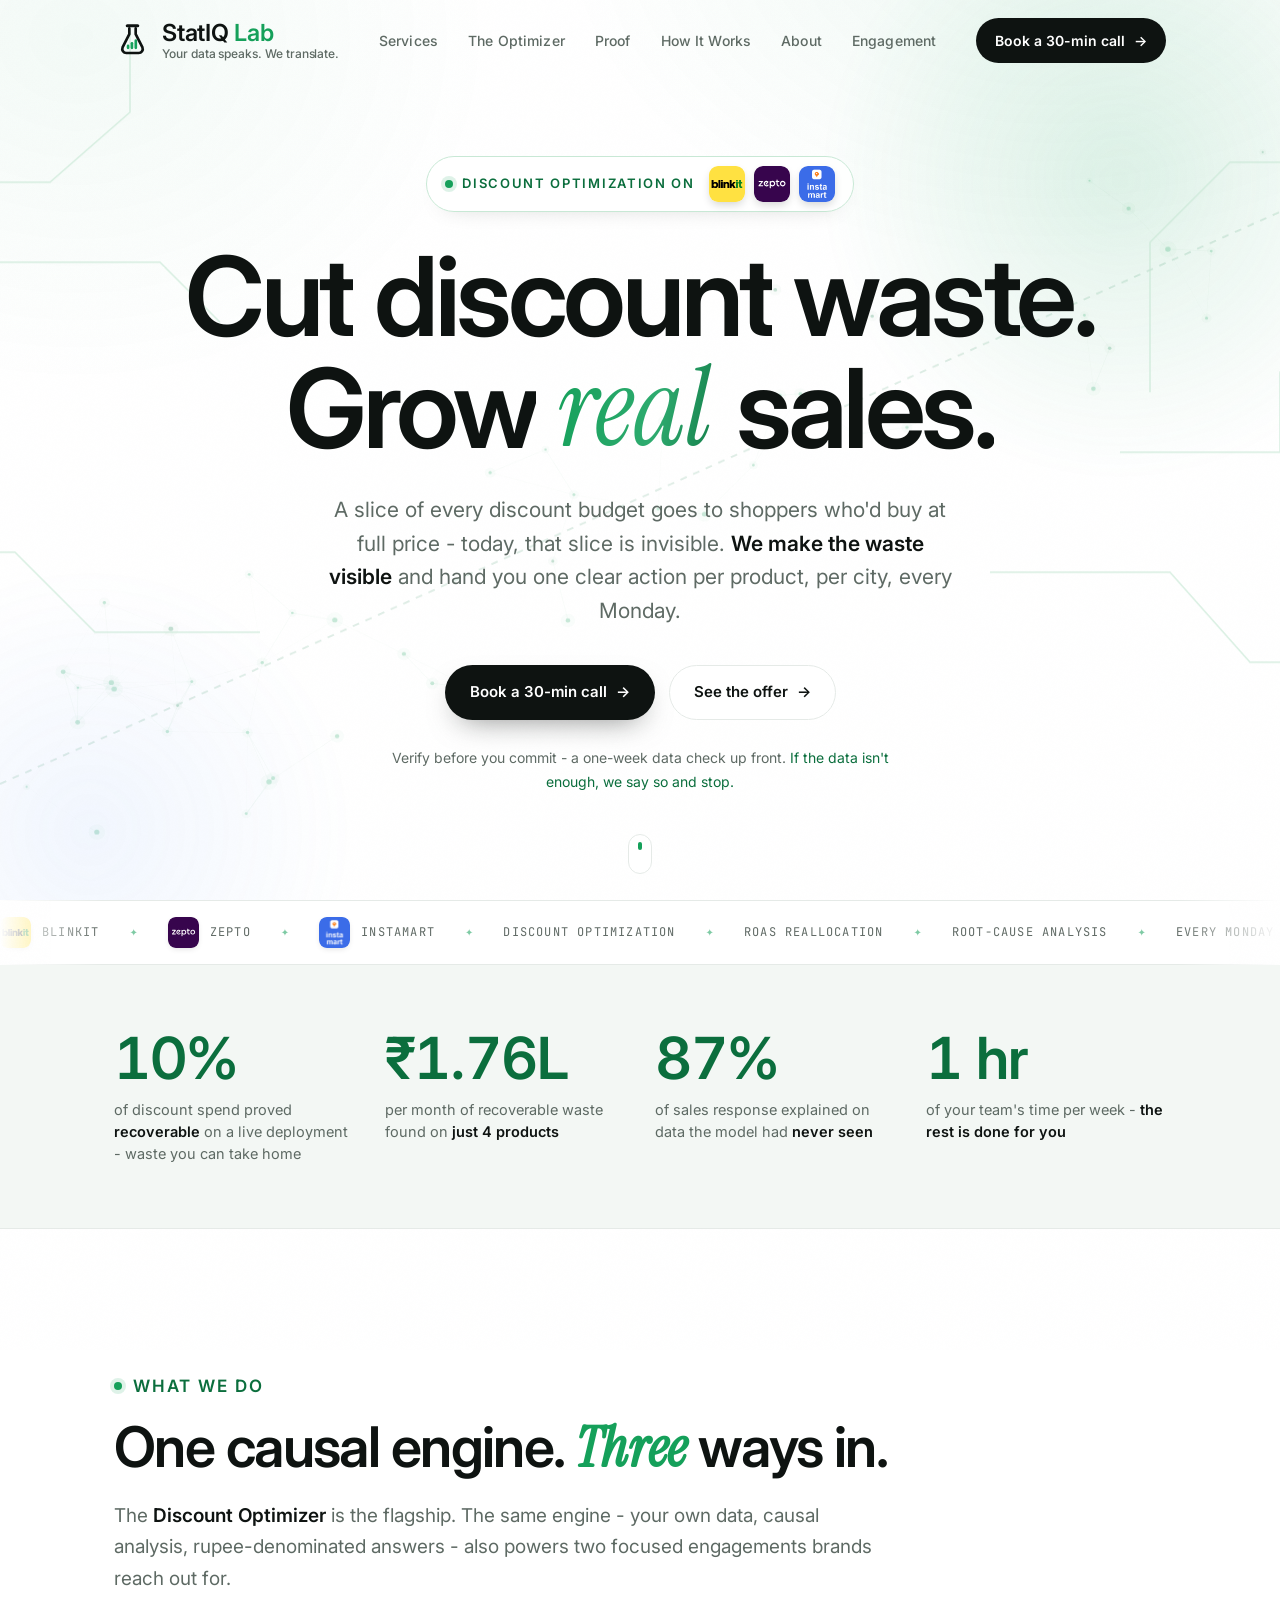
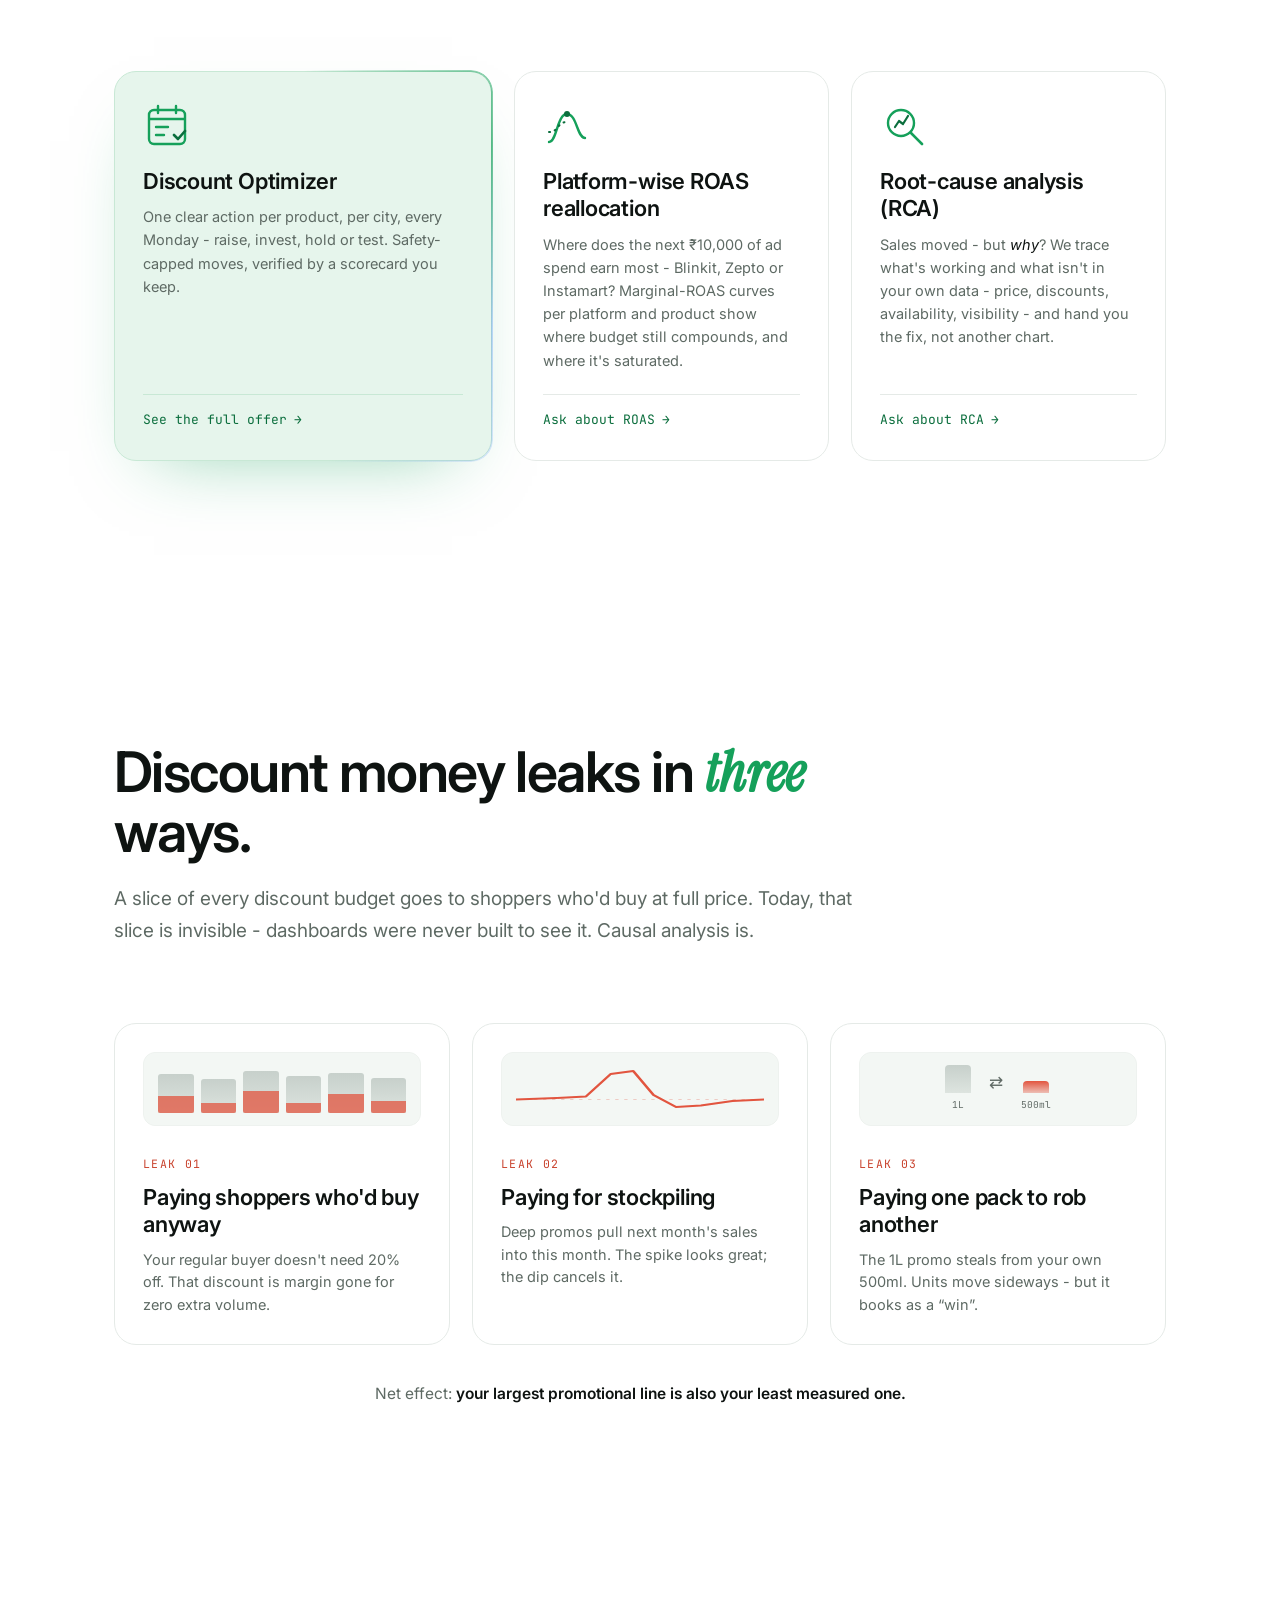
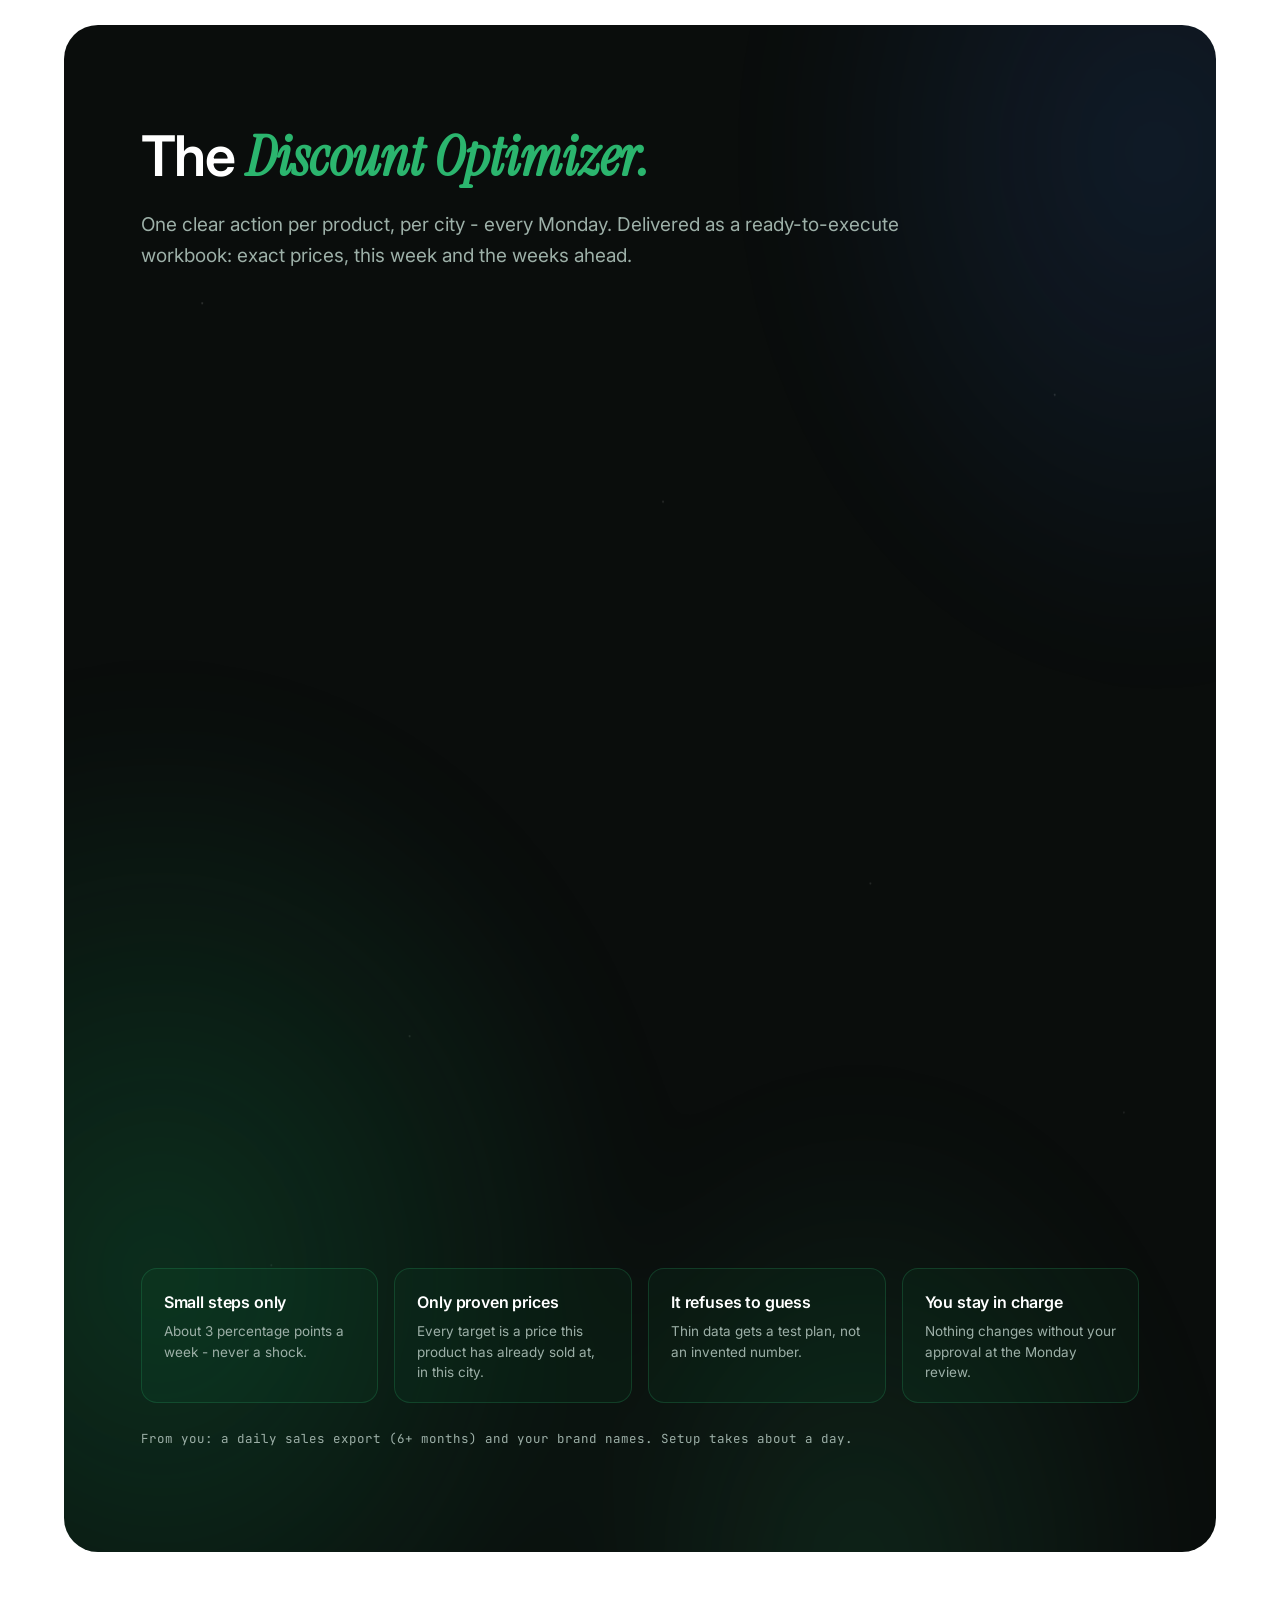
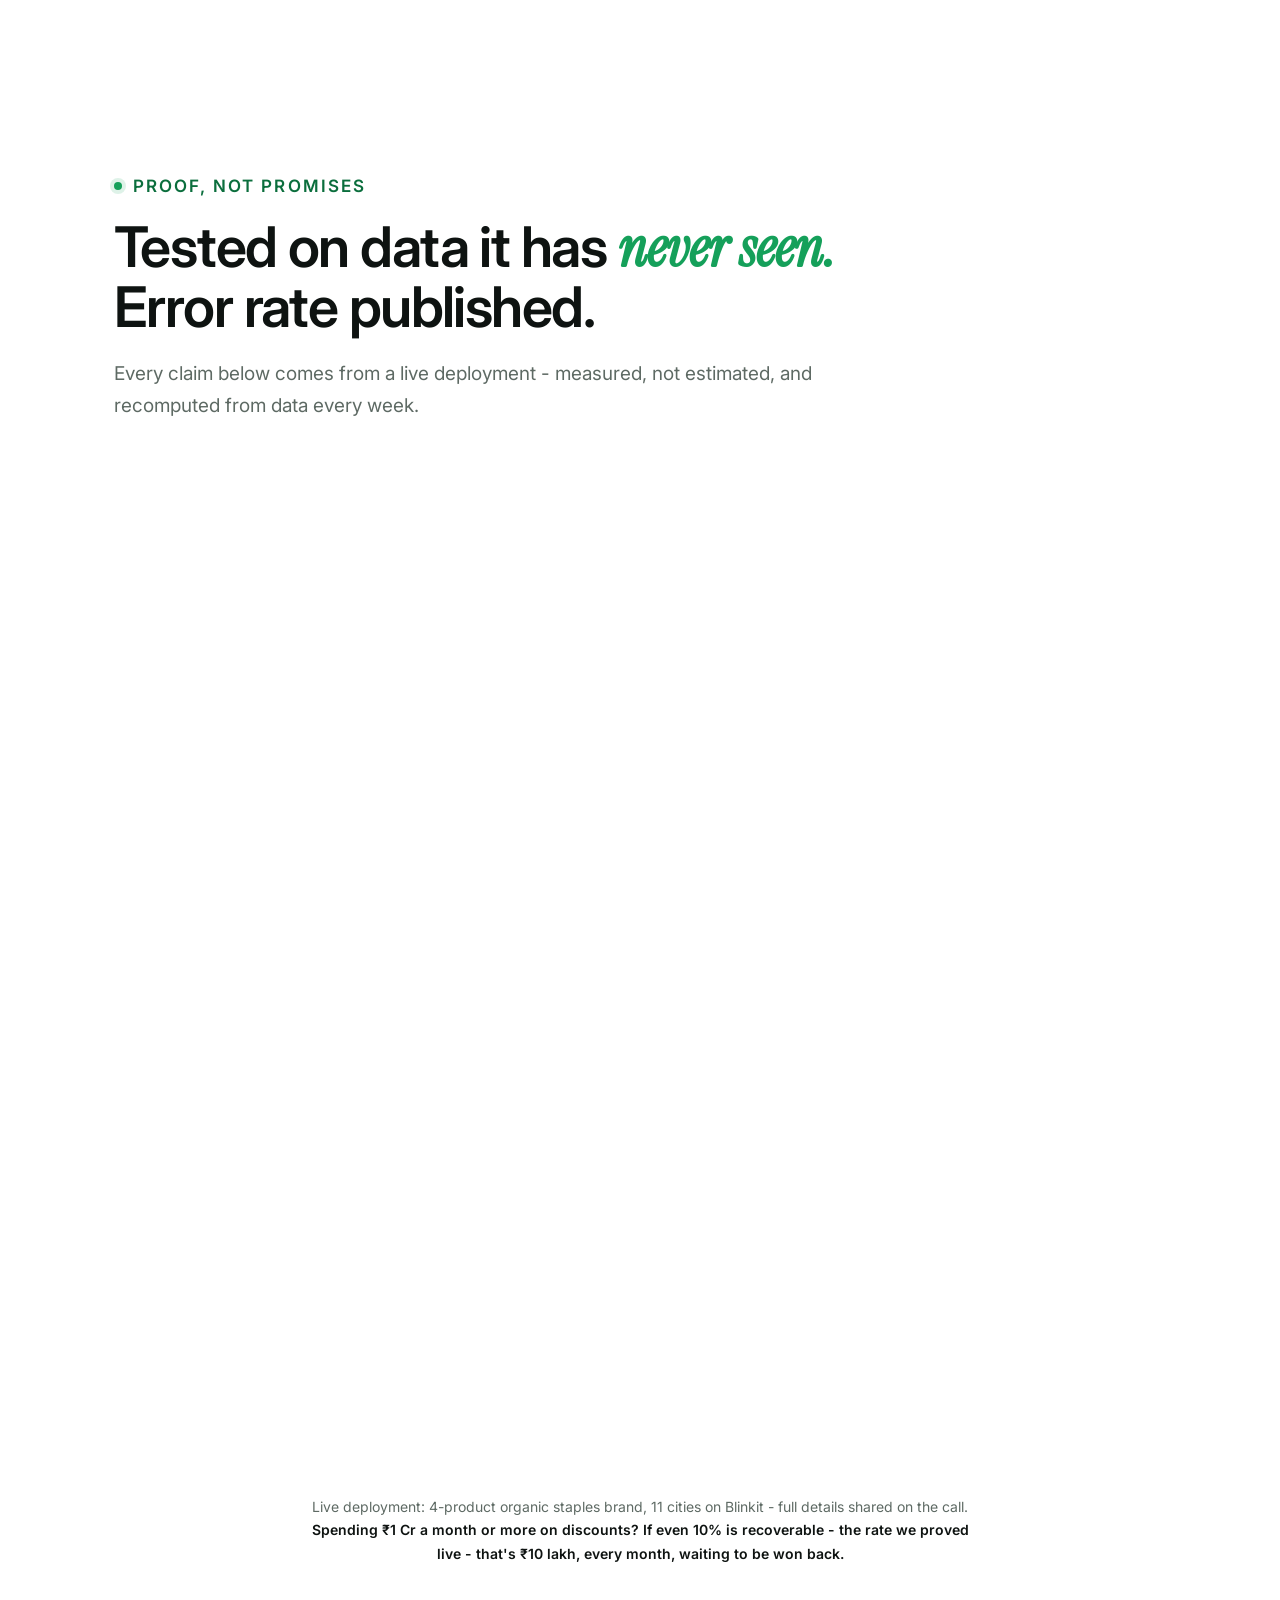
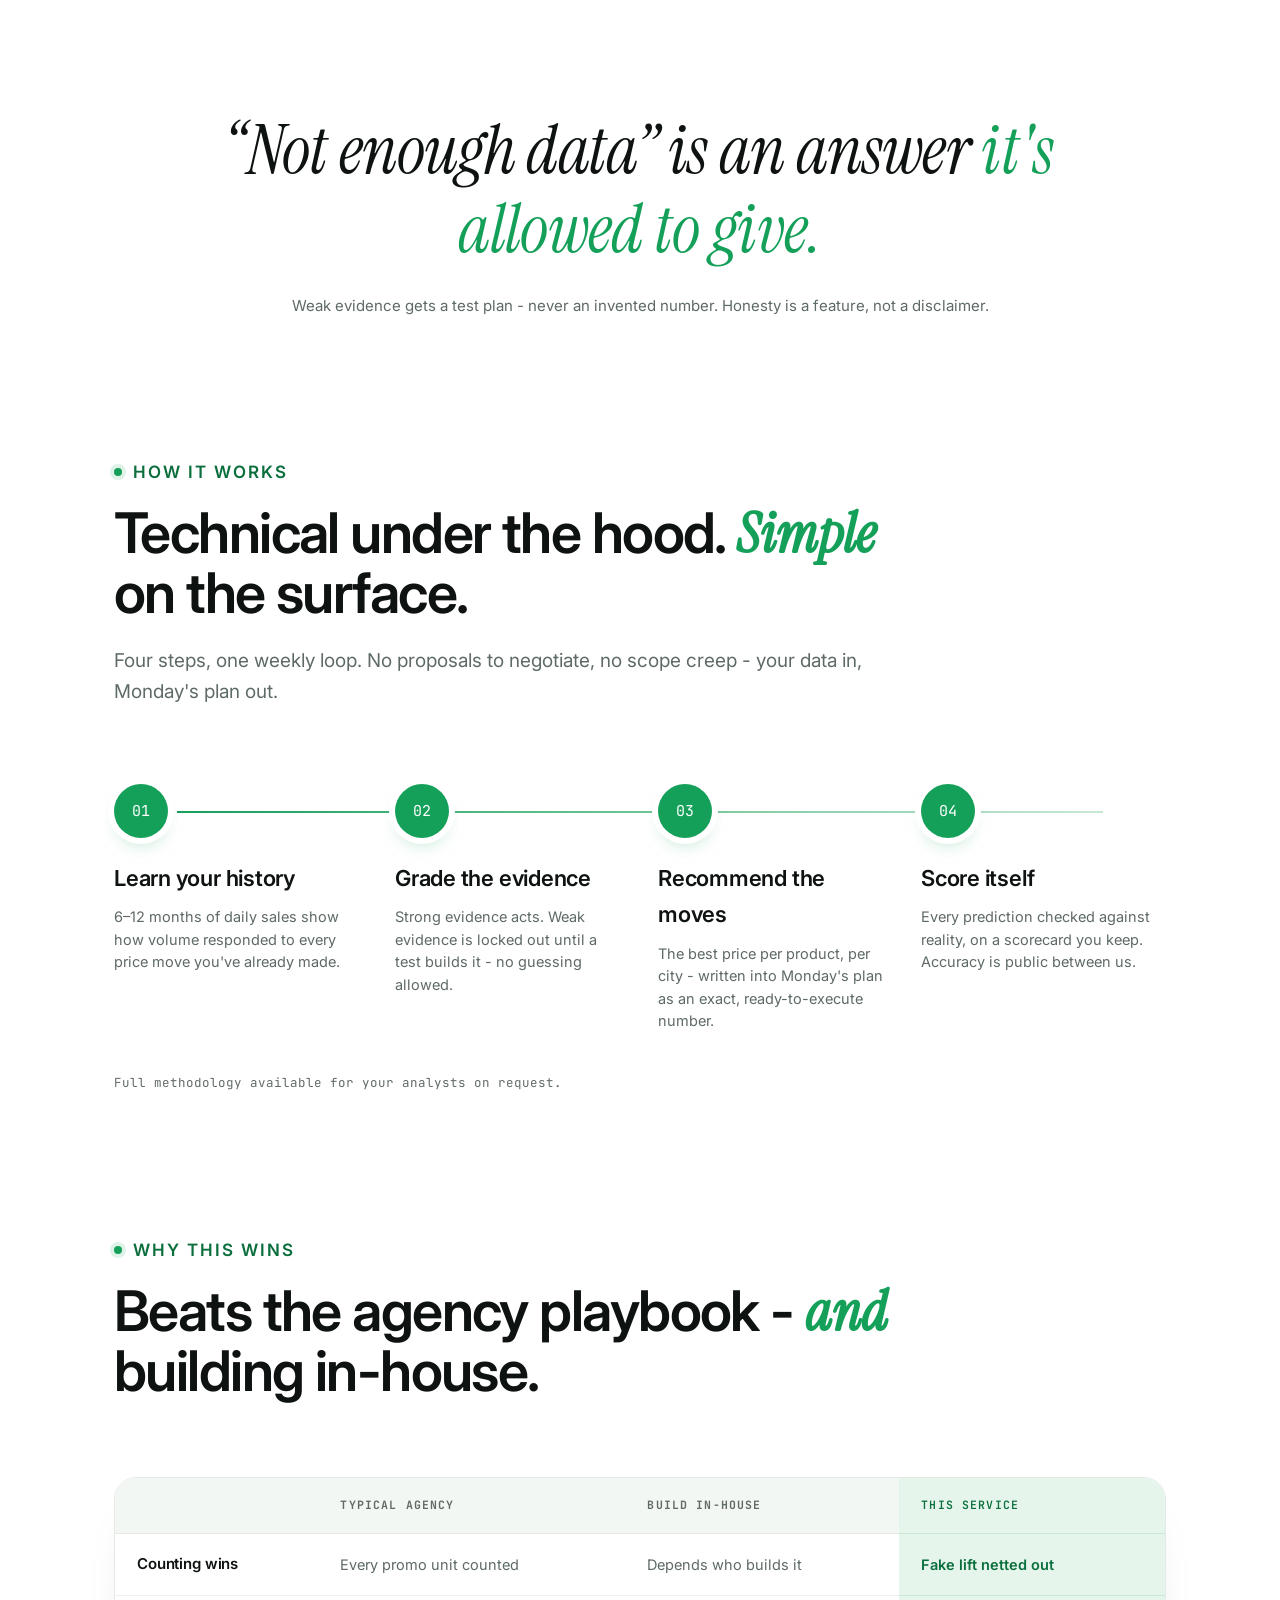
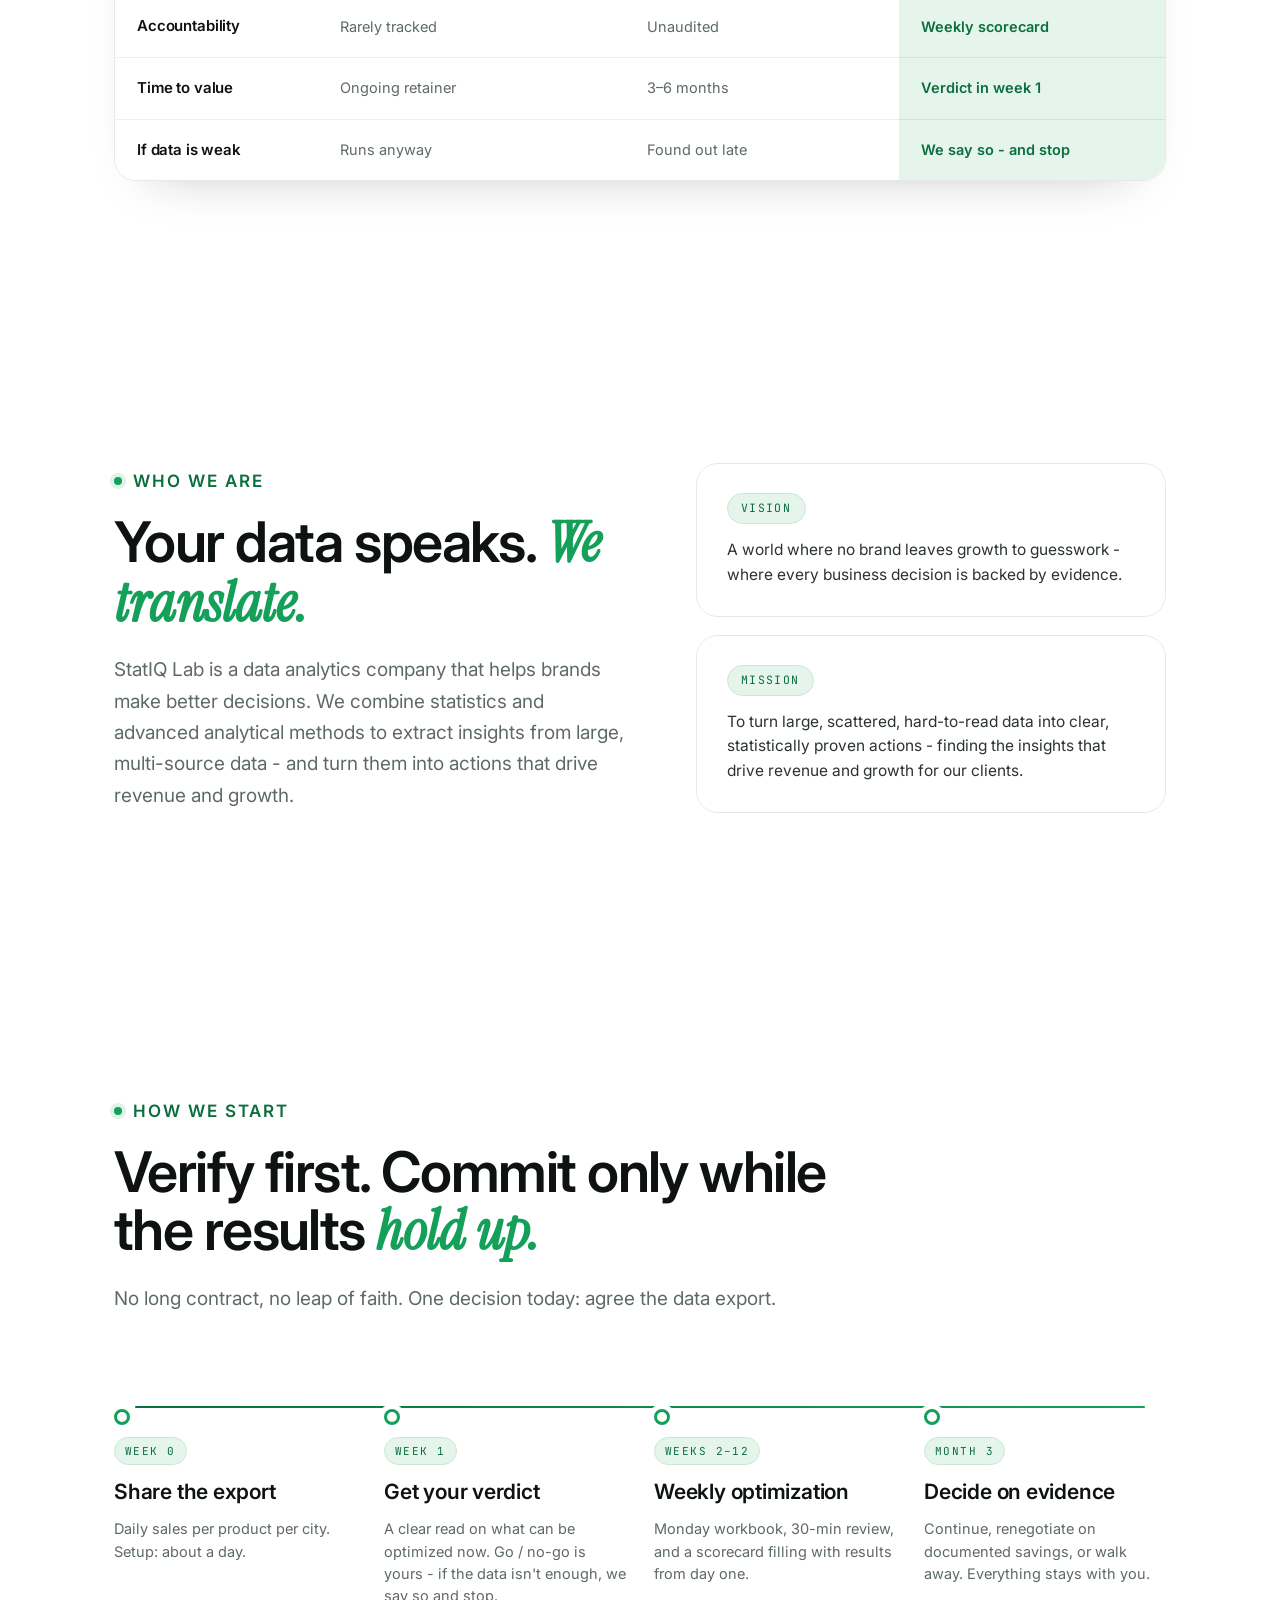
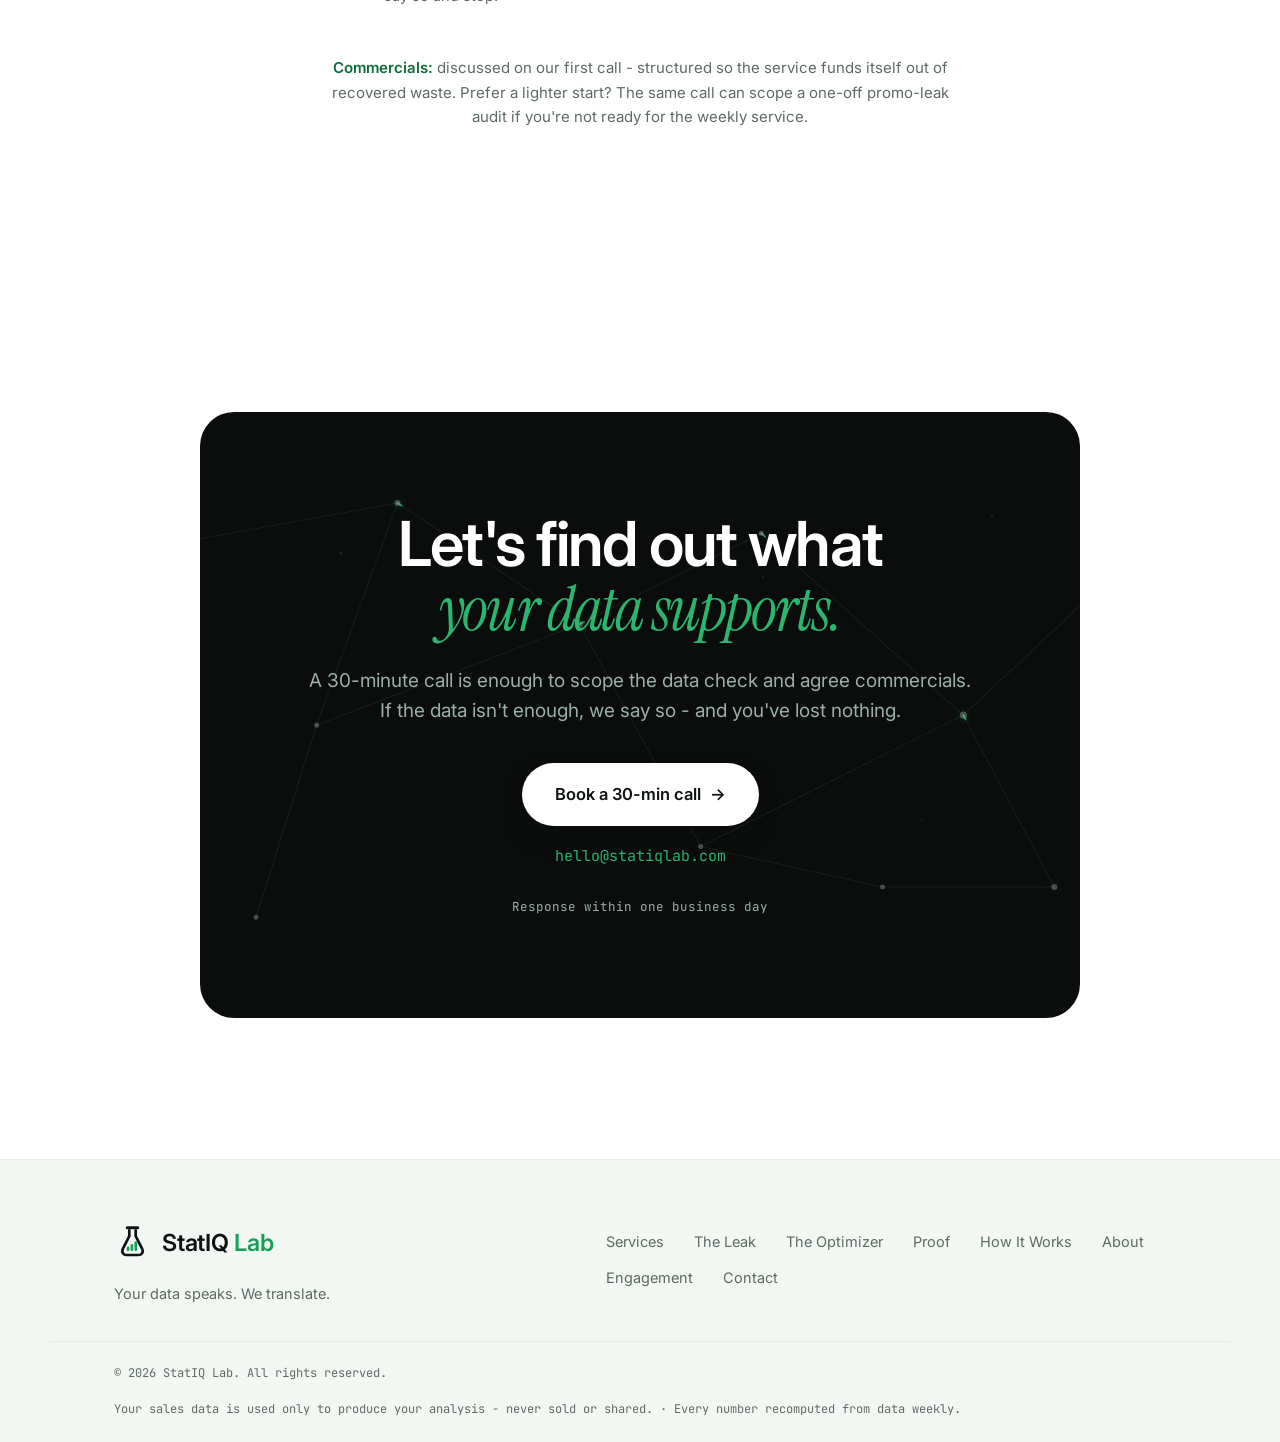
<file: index.html>
<!DOCTYPE html>
<html lang="en">
<head>
  <meta charset="UTF-8" />
  <meta name="viewport" content="width=device-width, initial-scale=1.0" />
  <title>StatIQ Lab - Discount Optimization for Quick-Commerce Brands</title>
  <meta name="description" content="Data-driven discount optimization for consumer brands on Blinkit, Zepto and Instamart. One clear action per product, per city, every Monday - plus platform-wise ROAS reallocation and data-driven root-cause analysis of what's working and what isn't." />
  <link rel="canonical" href="https://mr-pragadeeshwaran.github.io/Website/" />
  <meta name="theme-color" content="#ffffff" />
  <meta property="og:type" content="website" />
  <meta property="og:title" content="StatIQ Lab - Cut discount waste. Grow real sales." />
  <meta property="og:description" content="Data-driven discount optimization for consumer brands on Blinkit, Zepto and Instamart. One clear action per product, per city, every Monday." />
  <meta property="og:url" content="https://mr-pragadeeshwaran.github.io/Website/" />
  <meta property="og:image" content="https://mr-pragadeeshwaran.github.io/Website/og.png" />
  <meta property="og:image:width" content="1200" />
  <meta property="og:image:height" content="630" />
  <meta name="twitter:card" content="summary_large_image" />

  <link rel="icon" href="data:image/svg+xml,%3Csvg xmlns='http://www.w3.org/2000/svg' viewBox='0 0 64 64'%3E%3Cpath d='M23 6.5h18' fill='none' stroke='%230e1311' stroke-width='6' stroke-linecap='round'/%3E%3Cpath d='M26.5 11v10L14.8 44A7 7 0 0 0 21.3 53.6h21.4a7 7 0 0 0 6.5-9.6L37.5 21V11' fill='none' stroke='%230e1311' stroke-width='5.5' stroke-linecap='round' stroke-linejoin='round'/%3E%3Crect x='22' y='38' width='5' height='9' rx='2.5' fill='%2315a05a'/%3E%3Crect x='28.9' y='33' width='5' height='14' rx='2.5' fill='%2315a05a'/%3E%3Crect x='35.8' y='28' width='5' height='19' rx='2.5' fill='%2315a05a'/%3E%3C/svg%3E" />

  <link rel="preconnect" href="https://fonts.googleapis.com" />
  <link rel="preconnect" href="https://fonts.gstatic.com" crossorigin />
  <link rel="preconnect" href="https://api.fontshare.com" crossorigin />
  <link href="https://api.fontshare.com/v2/css?f[]=general-sans@400,500,600,700&display=swap" rel="stylesheet" />
  <link href="https://fonts.googleapis.com/css2?family=Inter:wght@400;500;600;700&family=Instrument+Serif:ital@0;1&family=JetBrains+Mono:wght@400;500&display=swap" rel="stylesheet" />

  <link rel="stylesheet" href="styles.css" />
  <script>
    document.documentElement.className += " js";
    /* curtain decision before first paint: play once per session */
    try {
      if (!sessionStorage.getItem("ci-intro-seen")) {
        document.documentElement.className += " intro";
        sessionStorage.setItem("ci-intro-seen", "1");
      }
    } catch (e) {}
    /* if script.js never loads, force everything visible after 4s */
    setTimeout(function () {
      if (!window.__ciEngine) document.documentElement.className += " js-failed";
    }, 4000);
  </script>
</head>
<body>
  <!-- ===== Intro curtain ===== -->
  <div class="curtain" id="curtain" aria-hidden="true">
    <svg class="curtain__mark" viewBox="0 0 64 64" fill="none">
      <path d="M23 6.5h18" stroke="currentColor" stroke-width="5.5" stroke-linecap="round"/>
      <path d="M26.5 11v10L14.8 44A7 7 0 0 0 21.3 53.6h21.4a7 7 0 0 0 6.5-9.6L37.5 21V11" stroke="currentColor" stroke-width="4.6" stroke-linecap="round" stroke-linejoin="round"/>
      <rect x="22" y="39" width="4.6" height="8" rx="2.3" fill="var(--green, #15a05a)"/>
      <rect x="28.7" y="34.5" width="4.6" height="12.5" rx="2.3" fill="var(--green, #15a05a)"/>
      <rect x="35.4" y="30" width="4.6" height="17" rx="2.3" fill="var(--green, #15a05a)"/>
    </svg>
    <span class="curtain__word">StatIQ&nbsp;<i>Lab</i></span>
  </div>

  <!-- ===== Grain / noise overlay ===== -->
  <div class="grain" aria-hidden="true"></div>

  <!-- ===== Scroll progress bar ===== -->
  <div class="scroll-progress" aria-hidden="true"><span id="progressBar"></span></div>

  <!-- ===== Navigation ===== -->
  <header class="nav" id="nav">
    <div class="nav__inner">
      <a href="#top" class="brand" aria-label="StatIQ Lab home">
        <svg class="brand__mark" viewBox="0 0 64 64" fill="none" aria-hidden="true">
          <path d="M23 6.5h18" stroke="currentColor" stroke-width="5.5" stroke-linecap="round"/>
          <path d="M26.5 11v10L14.8 44A7 7 0 0 0 21.3 53.6h21.4a7 7 0 0 0 6.5-9.6L37.5 21V11" stroke="currentColor" stroke-width="4.6" stroke-linecap="round" stroke-linejoin="round"/>
          <rect x="22" y="39" width="4.6" height="8" rx="2.3" fill="var(--green, #15a05a)"/>
          <rect x="28.7" y="34.5" width="4.6" height="12.5" rx="2.3" fill="var(--green, #15a05a)"/>
          <rect x="35.4" y="30" width="4.6" height="17" rx="2.3" fill="var(--green, #15a05a)"/>
        </svg>
        <span class="brand__lockup">
          <span class="brand__text">StatIQ<span class="brand__dim">&nbsp;Lab</span></span>
          <span class="brand__tagline">Your data speaks. We translate.</span>
        </span>
      </a>

      <nav class="nav__links" aria-label="Primary">
        <a href="#services">Services</a>
        <a href="#optimizer">The Optimizer</a>
        <a href="#proof">Proof</a>
        <a href="#method">How It Works</a>
        <a href="#about">About</a>
        <a href="#engagement">Engagement</a>
      </nav>

      <a href="https://calendly.com/mr-pragadeeshwaran/discovery-call" target="_blank" rel="noopener" class="btn btn--sm nav__cta" data-magnetic>Book a 30-min call <span class="btn__arrow" aria-hidden="true">→</span></a>

      <button class="nav__toggle" id="navToggle" aria-label="Toggle menu" aria-expanded="false">
        <span></span><span></span><span></span>
      </button>
    </div>
    <nav class="nav__mobile" id="navMobile" aria-label="Mobile">
      <a href="#services">Services</a>
      <a href="#optimizer">The Optimizer</a>
      <a href="#proof">Proof</a>
      <a href="#method">How It Works</a>
      <a href="#about">About</a>
      <a href="#engagement">Engagement</a>
      <a href="https://calendly.com/mr-pragadeeshwaran/discovery-call" target="_blank" rel="noopener" class="btn btn--sm btn--primary">Book a 30-min call <span class="btn__arrow" aria-hidden="true">→</span></a>
    </nav>
  </header>

  <!-- ===== Side progress dots ===== -->
  <nav class="dots" aria-label="Section shortcuts">
    <a href="#services" data-label="Services" aria-label="Services"></a>
    <a href="#leak" data-label="The Leak" aria-label="The Leak"></a>
    <a href="#optimizer" data-label="The Optimizer" aria-label="The Optimizer"></a>
    <a href="#proof" data-label="Proof" aria-label="Proof"></a>
    <a href="#method" data-label="How It Works" aria-label="How It Works"></a>
    <a href="#about" data-label="About" aria-label="About"></a>
    <a href="#engagement" data-label="Engagement" aria-label="Engagement"></a>
    <a href="#contact" data-label="Contact" aria-label="Contact"></a>
  </nav>

  <main id="top">

    <!-- ===== HERO ===== -->
    <section class="hero">
      <canvas class="hero__canvas" id="heroCanvas" aria-hidden="true"></canvas>
      <div class="hero__glow" aria-hidden="true"></div>
      <div class="hero__glow hero__glow--left" aria-hidden="true"></div>
      <div class="hero__spot" id="heroSpot" aria-hidden="true"></div>
      <svg class="hero__lines" data-parallax="0.10" viewBox="0 0 1440 900" preserveAspectRatio="xMidYMid slice" aria-hidden="true">
        <g fill="none" stroke="currentColor" stroke-width="1.5">
          <polyline points="0,170 130,170 210,100 210,18" />
          <polyline points="0,540 95,540 175,620 340,620" />
          <polyline points="-10,330 70,330 70,250 240,250 300,310" />
          <polyline points="1440,150 1310,150 1230,230 1230,380" />
          <polyline points="1440,650 1330,650 1250,560 1070,560" />
          <polyline points="1450,360 1360,360 1360,440 1200,440" />
        </g>
      </svg>

      <div class="hero__inner">
        <p class="eyebrow reveal" data-reveal>
          <span class="eyebrow__dot"></span>
          Discount optimization on
          <img class="eyebrow__logo" src="assets/blinkit.svg" alt="Blinkit" width="36" height="36" />
          <img class="eyebrow__logo" src="assets/zepto.svg" alt="Zepto" width="36" height="36" />
          <img class="eyebrow__logo" src="assets/instamart.png" alt="Swiggy Instamart" width="36" height="36" />
        </p>

        <h1 class="hero__title" aria-label="Cut discount waste. Grow real sales.">
          <span class="hero__line">
            <span class="hw" style="--i:0"><i>Cut</i></span>
            <span class="hw" style="--i:1"><i>discount</i></span>
            <span class="hw" style="--i:2"><i>waste.</i></span>
          </span>
          <span class="hero__line">
            <span class="hw" style="--i:3"><i>Grow</i></span>
            <span class="hw" style="--i:4"><i class="serif">real</i></span>
            <span class="hw" style="--i:5"><i>sales.</i></span>
          </span>
        </h1>

        <p class="hero__sub reveal" data-reveal data-delay="3">
          A slice of every discount budget goes to shoppers who'd buy at full price -
          today, that slice is invisible. <strong>We make the waste visible</strong> and hand you
          one clear action per product, per city, every Monday.
        </p>

        <div class="hero__cta reveal" data-reveal data-delay="4">
          <a href="https://calendly.com/mr-pragadeeshwaran/discovery-call" target="_blank" rel="noopener" class="btn btn--primary" data-magnetic>Book a 30-min call <span class="btn__arrow" aria-hidden="true">→</span></a>
          <a href="#optimizer" class="btn btn--ghost">See the offer <span class="btn__arrow" aria-hidden="true">→</span></a>
        </div>

        <p class="hero__note reveal" data-reveal data-delay="5">
          Verify before you commit - a one-week data check up front.
          <span class="hero__note-strong">If the data isn't enough, we say so and stop.</span>
        </p>
      </div>

      <!-- floating sample-finding card -->
      <aside class="finding-card reveal spot tilt" data-reveal data-delay="5" aria-hidden="true">
        <div class="finding-card__head">
          <span class="finding-card__tag">LIVE DEPLOYMENT</span>
          <span class="finding-card__live"><span></span>recomputed weekly</span>
        </div>
        <p class="finding-card__big">
          <span class="num" data-count="1.76" data-decimals="2" data-prefix="₹" data-suffix="L">₹0L</span>
        </p>
        <p class="finding-card__desc">recoverable waste found <strong>per month</strong> - on just <strong>4 products</strong></p>
        <div class="finding-card__bars" aria-hidden="true">
          <span style="--h:34%"></span><span style="--h:60%"></span><span style="--h:42%"></span>
          <span style="--h:78%"></span><span style="--h:50%"></span><span style="--h:88%"></span>
          <span style="--h:46%"></span>
        </div>
        <p class="finding-card__foot">≈ 1 in 10 discount rupees · 11 cities · Blinkit</p>
      </aside>

      <a href="#stats" class="hero__scroll" aria-label="Scroll down">
        <span></span>
      </a>
    </section>

    <!-- ===== MARQUEE ===== -->
    <div class="marquee" aria-hidden="true">
      <div class="marquee__track">
        <div class="marquee__group">
          <span class="marquee__brand"><img src="assets/blinkit.svg" alt="" width="31" height="31" />Blinkit</span><i>✦</i>
          <span class="marquee__brand"><img src="assets/zepto.svg" alt="" width="31" height="31" />Zepto</span><i>✦</i>
          <span class="marquee__brand"><img src="assets/instamart.png" alt="" width="31" height="31" />Instamart</span><i>✦</i>
          <span>Discount optimization</span><i>✦</i><span>ROAS reallocation</span><i>✦</i>
          <span>Root-cause analysis</span><i>✦</i><span>Every Monday</span><i>✦</i>
          <span>Safety-capped moves</span><i>✦</i><span>Scorecard-verified</span><i>✦</i>
          <span>Verdict in week 1</span><i>✦</i>
        </div>
        <div class="marquee__group">
          <span class="marquee__brand"><img src="assets/blinkit.svg" alt="" width="31" height="31" />Blinkit</span><i>✦</i>
          <span class="marquee__brand"><img src="assets/zepto.svg" alt="" width="31" height="31" />Zepto</span><i>✦</i>
          <span class="marquee__brand"><img src="assets/instamart.png" alt="" width="31" height="31" />Instamart</span><i>✦</i>
          <span>Discount optimization</span><i>✦</i><span>ROAS reallocation</span><i>✦</i>
          <span>Root-cause analysis</span><i>✦</i><span>Every Monday</span><i>✦</i>
          <span>Safety-capped moves</span><i>✦</i><span>Scorecard-verified</span><i>✦</i>
          <span>Verdict in week 1</span><i>✦</i>
        </div>
      </div>
    </div>

    <!-- ===== STATS STRIP ===== -->
    <section class="stats" id="stats">
      <div class="stats__grid">
        <div class="stat reveal" data-reveal>
          <span class="stat__num"><span class="num" data-count="10" data-suffix="%">0%</span></span>
          <p class="stat__label">of discount spend proved <strong>recoverable</strong> on a live deployment - waste you can take home</p>
        </div>
        <div class="stat reveal" data-reveal data-delay="1">
          <span class="stat__num"><span class="num" data-count="1.76" data-decimals="2" data-prefix="₹" data-suffix="L">₹0L</span></span>
          <p class="stat__label">per month of recoverable waste found on <strong>just 4 products</strong></p>
        </div>
        <div class="stat reveal" data-reveal data-delay="2">
          <span class="stat__num"><span class="num" data-count="87" data-suffix="%">0%</span></span>
          <p class="stat__label">of sales response explained on data the model had <strong>never seen</strong></p>
        </div>
        <div class="stat reveal" data-reveal data-delay="3">
          <span class="stat__num"><span class="num" data-count="1" data-suffix="&nbsp;hr">0&nbsp;hr</span></span>
          <p class="stat__label">of your team's time per week - <strong>the rest is done for you</strong></p>
        </div>
      </div>
    </section>

    <!-- ===== SERVICES / WHAT WE DO ===== -->
    <section class="section services" id="services">
      <div class="section__head">
        <p class="eyebrow reveal" data-reveal><span class="eyebrow__dot"></span>What we do</p>
        <h2 class="section__title reveal" data-reveal data-delay="1">
          One causal engine. <em>Three</em> ways in.
        </h2>
        <p class="section__lead reveal" data-reveal data-delay="2">
          The <strong>Discount Optimizer</strong> is the flagship. The same engine - your own data,
          causal analysis, rupee-denominated answers - also powers two focused engagements
          brands reach out for.
        </p>
      </div>

      <div class="svc-grid" data-stagger>
        <article class="svc svc--flag spot reveal" data-reveal>
          <div class="svc__icon" aria-hidden="true">
            <svg viewBox="0 0 48 48" fill="none">
              <rect x="6" y="8" width="36" height="34" rx="5" stroke="currentColor" stroke-width="2.4"/>
              <path d="M6 17h36" stroke="currentColor" stroke-width="2.4"/>
              <path d="M13 25h12M13 33h8" stroke="currentColor" stroke-width="2.4" stroke-linecap="round"/>
              <path d="M31 33l4 4 7-8" stroke="var(--green-deep, #0b6e3d)" stroke-width="2.6" stroke-linecap="round" stroke-linejoin="round"/>
              <path d="M15 4v7M33 4v7" stroke="currentColor" stroke-width="2.4" stroke-linecap="round"/>
            </svg>
          </div>
          <h3>Discount Optimizer</h3>
          <p>One clear action per product, per city, every Monday - raise, invest, hold or test.
             Safety-capped moves, verified by a scorecard you keep.</p>
          <a class="svc__link" href="#optimizer">See the full offer <span aria-hidden="true">→</span></a>
        </article>

        <article class="svc spot reveal" data-reveal data-delay="1">
          <div class="svc__icon" aria-hidden="true">
            <svg viewBox="0 0 48 48" fill="none">
              <path d="M6 40C14 40 14 12 24 12s10 24 18 24" stroke="currentColor" stroke-width="2.4" stroke-linecap="round"/>
              <path d="M6 30c10 0 8-10 18-10" stroke="var(--green-deep, #0b6e3d)" stroke-width="2" stroke-linecap="round" stroke-dasharray="1 5"/>
              <circle cx="24" cy="12" r="3" fill="var(--green-deep, #0b6e3d)"/>
            </svg>
          </div>
          <h3>Platform-wise ROAS reallocation</h3>
          <p>Where does the next ₹10,000 of ad spend earn most - Blinkit, Zepto or Instamart?
             Marginal-ROAS curves per platform and product show where budget still compounds,
             and where it's saturated.</p>
          <a class="svc__link" href="mailto:hello@statiqlab.com?subject=ROAS%20reallocation%20enquiry">Ask about ROAS <span aria-hidden="true">→</span></a>
        </article>

        <article class="svc spot reveal" data-reveal data-delay="2">
          <div class="svc__icon" aria-hidden="true">
            <svg viewBox="0 0 48 48" fill="none">
              <circle cx="21" cy="21" r="13" stroke="currentColor" stroke-width="2.4"/>
              <path d="M31 31l11 11" stroke="currentColor" stroke-width="2.6" stroke-linecap="round"/>
              <path d="M15 25l4-6 4 3 5-8" stroke="var(--green-deep, #0b6e3d)" stroke-width="2.2" stroke-linecap="round" stroke-linejoin="round"/>
            </svg>
          </div>
          <h3>Root-cause analysis (RCA)</h3>
          <p>Sales moved - but <em>why</em>? We trace what's working and what isn't in your own
             data - price, discounts, availability, visibility - and hand you the fix,
             not another chart.</p>
          <a class="svc__link" href="mailto:hello@statiqlab.com?subject=Root-cause%20analysis%20enquiry">Ask about RCA <span aria-hidden="true">→</span></a>
        </article>
      </div>
    </section>

    <!-- ===== THE LEAK ===== -->
    <section class="section leak" id="leak">
      <div class="section__head">
        <h2 class="section__title reveal" data-reveal>
          Discount money leaks in <em>three</em> ways.
        </h2>
        <p class="section__lead reveal" data-reveal data-delay="1">
          A slice of every discount budget goes to shoppers who'd buy at full price.
          Today, that slice is invisible - dashboards were never built to see it.
          Causal analysis is.
        </p>
      </div>

      <div class="leaks" data-stagger>
        <article class="leak-card spot reveal" data-reveal>
          <div class="leak-card__viz leak-card__viz--subsidy" aria-hidden="true">
            <span style="--h:82%"></span><span style="--h:70%"></span><span style="--h:88%"></span>
            <span style="--h:76%"></span><span style="--h:84%"></span><span style="--h:72%"></span>
          </div>
          <span class="leak-card__n">Leak 01</span>
          <h3>Paying shoppers who'd buy anyway</h3>
          <p>Your regular buyer doesn't need 20% off. That discount is margin gone for zero extra volume.</p>
        </article>

        <article class="leak-card spot reveal" data-reveal data-delay="1">
          <div class="leak-card__viz" aria-hidden="true">
            <svg viewBox="0 0 220 64" fill="none" preserveAspectRatio="none">
              <path class="leak-spike" d="M0 46 L36 44 L62 42 L84 12 L104 8 L122 40 L142 56 L164 54 L192 48 L220 46"
                    stroke="currentColor" stroke-width="2.5" stroke-linecap="round" stroke-linejoin="round"/>
              <line x1="0" y1="46" x2="220" y2="46" stroke="currentColor" stroke-width="1" stroke-dasharray="3 5" opacity=".35"/>
            </svg>
          </div>
          <span class="leak-card__n">Leak 02</span>
          <h3>Paying for stockpiling</h3>
          <p>Deep promos pull next month's sales into this month. The spike looks great; the dip cancels it.</p>
        </article>

        <article class="leak-card spot reveal" data-reveal data-delay="2">
          <div class="leak-card__viz leak-card__viz--swap" aria-hidden="true">
            <div class="swap-bar swap-bar--up"><b></b><label>1L</label></div>
            <span class="swap-arrow">⇄</span>
            <div class="swap-bar swap-bar--down"><b></b><label>500ml</label></div>
          </div>
          <span class="leak-card__n">Leak 03</span>
          <h3>Paying one pack to rob another</h3>
          <p>The 1L promo steals from your own 500ml. Units move sideways - but it books as a “win”.</p>
        </article>
      </div>

      <p class="leak__net reveal" data-reveal>
        Net effect: <strong>your largest promotional line is also your least measured one.</strong>
      </p>
    </section>

    <!-- ===== THE OPTIMIZER (primary offer, dark panel) ===== -->
    <section class="section section--dark optimizer" id="optimizer" data-parallax-var="0.06">
      <div class="aurora" aria-hidden="true"></div>
      <div class="optimizer__head">
        <h2 class="section__title reveal" data-reveal>
          The <em>Discount Optimizer.</em>
        </h2>
        <p class="section__lead reveal" data-reveal data-delay="1">
          One clear action per product, per city - every Monday. Delivered as a
          ready-to-execute workbook: exact prices, this week and the weeks ahead.
        </p>
      </div>

      <div class="optimizer__grid">
        <!-- animated Monday workbook (parallax on outer wrapper so it never fights the reveal transition) -->
        <div data-parallax="-0.04">
        <div class="workbook-wrap reveal" data-reveal>
          <div class="workbook tilt" id="workbook">
            <div class="workbook__head">
              <span class="workbook__title">MONDAY PLAN · <b id="wbWeek">WEEK 27</b></span>
              <span class="workbook__live"><span></span>11 cities</span>
            </div>
            <div class="workbook__cols" aria-hidden="true">
              <span>Product</span><span>City</span><span>Price move</span><span>Action</span>
            </div>
            <div class="workbook__rows" id="wbRows">
              <div class="wb-row" data-action="raise">
                <span class="wb-row__prod">Cold-pressed oil 1L</span>
                <span class="wb-row__city">Bengaluru</span>
                <span class="wb-row__price">₹285 <i>→</i> <b>₹294</b></span>
                <span class="chip chip--raise">Raise</span>
              </div>
              <div class="wb-row" data-action="invest">
                <span class="wb-row__prod">Peanut butter 340g</span>
                <span class="wb-row__city">Mumbai</span>
                <span class="wb-row__price">₹249 <i>→</i> <b>₹229</b></span>
                <span class="chip chip--invest">Invest</span>
              </div>
              <div class="wb-row" data-action="hold">
                <span class="wb-row__prod">Wild honey 500g</span>
                <span class="wb-row__city">Delhi</span>
                <span class="wb-row__price">₹449 <i>·</i> <b>keep</b></span>
                <span class="chip chip--hold">Hold</span>
              </div>
              <div class="wb-row" data-action="test">
                <span class="wb-row__prod">A2 ghee 500ml</span>
                <span class="wb-row__city">Pune</span>
                <span class="wb-row__price">thin data <i>·</i> <b>A/B</b></span>
                <span class="chip chip--test">Test</span>
              </div>
              <div class="wb-row" data-action="raise">
                <span class="wb-row__prod">Millet muesli 400g</span>
                <span class="wb-row__city">Hyderabad</span>
                <span class="wb-row__price">₹315 <i>→</i> <b>₹325</b></span>
                <span class="chip chip--raise">Raise</span>
              </div>
            </div>
            <div class="workbook__foot">
              <span>Recovered this month: <b>₹1.76L</b></span>
              <span>every number recomputed weekly</span>
            </div>
          </div>
          <p class="workbook__caption">Illustrative workbook - your version carries exact prices, and why.</p>
        </div>
        </div>

        <!-- the four actions -->
        <div class="actions4" data-stagger>
          <article class="action4 spot reveal" data-reveal>
            <span class="action4__chip chip chip--raise">Raise</span>
            <p>Price up in small steps where shoppers were buying anyway. Margin comes home.</p>
          </article>
          <article class="action4 spot reveal" data-reveal data-delay="1">
            <span class="action4__chip chip chip--invest">Invest</span>
            <p>Redirect the savings to where deeper discounts genuinely create new volume.</p>
          </article>
          <article class="action4 spot reveal" data-reveal data-delay="2">
            <span class="action4__chip chip chip--hold">Hold</span>
            <p>Where the discount is earning its keep, nothing changes.</p>
          </article>
          <article class="action4 spot reveal" data-reveal data-delay="3">
            <span class="action4__chip chip chip--test">Test</span>
            <p>Where evidence is thin, a small price test builds it - no guessing.</p>
          </article>
        </div>
      </div>

      <!-- weekly rhythm -->
      <div class="rhythm">
        <h3 class="optimizer__subhead reveal" data-reveal>A done-for-you weekly rhythm - about <em>one hour</em> of your team's time.</h3>
        <div class="rhythm__grid" data-stagger>
          <div class="rhythm__item reveal" data-reveal>
            <span class="rhythm__when">Every Monday</span>
            <h4>Action workbook</h4>
            <p>Exact price per product per city - and why.</p>
          </div>
          <div class="rhythm__item reveal" data-reveal data-delay="1">
            <span class="rhythm__when">Every Monday</span>
            <h4>30-min review call</h4>
            <p>You approve before anything changes.</p>
          </div>
          <div class="rhythm__item reveal" data-reveal data-delay="2">
            <span class="rhythm__when">Always current</span>
            <h4>Leadership dashboard</h4>
            <p>Spend, savings and sales impact on one screen.</p>
          </div>
          <div class="rhythm__item reveal" data-reveal data-delay="3">
            <span class="rhythm__when">Updates weekly</span>
            <h4>Reality scorecard</h4>
            <p>Every prediction graded against what happened.</p>
          </div>
        </div>
      </div>

      <!-- safety rails -->
      <div class="rails">
        <h3 class="optimizer__subhead reveal" data-reveal>Worst case: one week of small mispricing, <em>in one city.</em></h3>
        <div class="rails__grid" data-stagger>
          <div class="rail reveal" data-reveal>
            <b>Small steps only</b>
            <p>About 3 percentage points a week - never a shock.</p>
          </div>
          <div class="rail reveal" data-reveal data-delay="1">
            <b>Only proven prices</b>
            <p>Every target is a price this product has already sold at, in this city.</p>
          </div>
          <div class="rail reveal" data-reveal data-delay="2">
            <b>It refuses to guess</b>
            <p>Thin data gets a test plan, not an invented number.</p>
          </div>
          <div class="rail reveal" data-reveal data-delay="3">
            <b>You stay in charge</b>
            <p>Nothing changes without your approval at the Monday review.</p>
          </div>
        </div>
        <p class="optimizer__micro reveal" data-reveal>
          From you: a daily sales export (6+ months) and your brand names. Setup takes about a day.
        </p>
      </div>
    </section>

    <!-- ===== PROOF ===== -->
    <section class="section proof" id="proof">
      <div class="section__head">
        <p class="eyebrow reveal" data-reveal><span class="eyebrow__dot"></span>Proof, not promises</p>
        <h2 class="section__title reveal" data-reveal data-delay="1">
          Tested on data it has <em>never seen.</em> Error rate published.
        </h2>
        <p class="section__lead reveal" data-reveal data-delay="2">
          Every claim below comes from a live deployment - measured, not estimated,
          and recomputed from data every week.
        </p>
      </div>

      <div class="proof__grid">
        <div class="donut-wrap reveal" data-reveal>
          <div class="donut" id="donut" data-parallax="0.05" role="img" aria-label="Roughly 10 percent of monthly discount spend proved recoverable">
            <svg viewBox="0 0 200 200" aria-hidden="true">
              <circle class="donut__track" cx="100" cy="100" r="80"/>
              <circle class="donut__val" cx="100" cy="100" r="80"/>
            </svg>
            <div class="donut__center">
              <span class="donut__big"><span class="num" data-count="10" data-suffix="%">0%</span></span>
              <span class="donut__label">of discount spend<br/>proved recoverable</span>
            </div>
          </div>
          <div class="donut__legend" aria-hidden="true">
            <span><i class="dot dot--green"></i>Recoverable waste (₹1.76L)</span>
            <span><i class="dot dot--soft"></i>Working discount (₹16.6L)</span>
          </div>
        </div>

        <div class="proof__cards" data-stagger>
          <article class="proof-card spot reveal" data-reveal>
            <span class="proof-card__big"><span class="num" data-count="1.76" data-decimals="2" data-prefix="₹" data-suffix="L">₹0L</span> <em>/ month</em></span>
            <h3>Waste found on just 4 products</h3>
            <p>Measured, not estimated - every rupee tied to a product and a city.</p>
          </article>
          <article class="proof-card spot reveal" data-reveal data-delay="1">
            <span class="proof-card__big"><span class="num" data-count="87" data-suffix="%">0%</span></span>
            <h3>Of sales response explained on unseen data</h3>
            <p>Labelled “moderate” by the system itself - never rounded up.</p>
          </article>
          <article class="proof-card spot reveal" data-reveal data-delay="2">
            <span class="proof-card__big">Cautious</span>
            <h3>Warned of −13.8% volume; reality was −8.8%</h3>
            <p>Its warnings overstate risk - following it is safer than it sounds.</p>
          </article>
          <article class="proof-card spot reveal" data-reveal data-delay="3">
            <span class="proof-card__big">“Not enough data”</span>
            <h3>Is an answer it's allowed to give</h3>
            <p>Weak evidence gets flagged for testing - not guessed at.</p>
          </article>
        </div>
      </div>

      <figure class="workbook-shot reveal" data-reveal>
        <div class="workbook-shot__frame">
          <div class="workbook-shot__bar" aria-hidden="true">
            <span class="wbs-dot"></span><span class="wbs-dot"></span><span class="wbs-dot"></span>
            <span class="workbook-shot__file">Monday-workbook · Week 27.xlsx</span>
          </div>
          <div class="workbook-shot__scroll">
            <table class="workbook-shot__table">
              <thead>
                <tr><th>Product</th><th>City</th><th>Price now</th><th>Move to</th><th>Action</th><th class="num-col">Recovered / mo</th></tr>
              </thead>
              <tbody>
                <tr><td>Cold-pressed oil 1L</td><td>Bengaluru</td><td>₹285</td><td>₹294</td><td><span class="wbs-tag wbs-tag--raise">Raise</span></td><td class="num-col">₹42,800</td></tr>
                <tr><td>Peanut butter 340g</td><td>Mumbai</td><td>₹249</td><td>₹229</td><td><span class="wbs-tag wbs-tag--invest">Invest</span></td><td class="num-col">–</td></tr>
                <tr><td>Wild honey 500g</td><td>Delhi</td><td>₹449</td><td>keep</td><td><span class="wbs-tag wbs-tag--hold">Hold</span></td><td class="num-col">–</td></tr>
                <tr><td>Millet muesli 400g</td><td>Hyderabad</td><td>₹315</td><td>₹325</td><td><span class="wbs-tag wbs-tag--raise">Raise</span></td><td class="num-col">₹31,500</td></tr>
                <tr><td>A2 ghee 500ml</td><td>Pune</td><td>thin data</td><td>A/B test</td><td><span class="wbs-tag wbs-tag--test">Test</span></td><td class="num-col">–</td></tr>
              </tbody>
              <tfoot>
                <tr><td colspan="5">Recovered this month · across 11 cities</td><td class="num-col">₹1,76,000</td></tr>
              </tfoot>
            </table>
          </div>
        </div>
        <figcaption class="workbook-shot__cap">
          The weekly workbook we deliver - exact prices per product, per city, with the why behind each move.
          On the live deployment, moves like these recovered <strong>₹1.76L a month</strong>. Your version carries your own products and numbers.
        </figcaption>
      </figure>

      <p class="proof__foot reveal" data-reveal>
        Live deployment: 4-product organic staples brand, 11 cities on Blinkit - full details shared on the call.
        <strong>Spending ₹1&nbsp;Cr a month or more on discounts? If even 10% is recoverable - the rate we proved live - that's ₹10&nbsp;lakh, every month, waiting to be won back.</strong>
      </p>
    </section>

    <!-- ===== PULL QUOTE ===== -->
    <section class="quote reveal" data-reveal aria-label="Our honesty principle">
      <blockquote class="quote__block" data-parallax="-0.03">
        <p class="quote__text">
          <span class="qw" style="--i:0">“Not</span>
          <span class="qw" style="--i:1">enough</span>
          <span class="qw" style="--i:2">data”</span>
          <span class="qw" style="--i:3">is</span>
          <span class="qw" style="--i:4">an</span>
          <span class="qw" style="--i:5">answer</span>
          <span class="qw qw--accent" style="--i:6">it's</span>
          <span class="qw qw--accent" style="--i:7">allowed</span>
          <span class="qw qw--accent" style="--i:8">to</span>
          <span class="qw qw--accent" style="--i:9">give.</span>
        </p>
        <p class="quote__cite">Weak evidence gets a test plan - never an invented number. Honesty is a feature, not a disclaimer.</p>
      </blockquote>
    </section>

    <!-- ===== METHOD / HOW IT WORKS ===== -->
    <section class="section method" id="method">
      <div class="section__head">
        <p class="eyebrow reveal" data-reveal><span class="eyebrow__dot"></span>How it works</p>
        <h2 class="section__title reveal" data-reveal data-delay="1">
          Technical under the hood. <em>Simple</em> on the surface.
        </h2>
        <p class="section__lead reveal" data-reveal data-delay="2">
          Four steps, one weekly loop. No proposals to negotiate, no scope creep -
          your data in, Monday's plan out.
        </p>
      </div>

      <ol class="steps reveal" data-reveal>
        <li class="step reveal" data-reveal>
          <span class="step__num">01</span>
          <div class="step__body">
            <h3>Learn your history</h3>
            <p>6–12 months of daily sales show how volume responded to every price move you've already made.</p>
          </div>
        </li>
        <li class="step reveal" data-reveal data-delay="1">
          <span class="step__num">02</span>
          <div class="step__body">
            <h3>Grade the evidence</h3>
            <p>Strong evidence acts. Weak evidence is locked out until a test builds it - no guessing allowed.</p>
          </div>
        </li>
        <li class="step reveal" data-reveal data-delay="2">
          <span class="step__num">03</span>
          <div class="step__body">
            <h3>Recommend the moves</h3>
            <p>The best price per product, per city - written into Monday's plan as an exact, ready-to-execute number.</p>
          </div>
        </li>
        <li class="step reveal" data-reveal data-delay="3">
          <span class="step__num">04</span>
          <div class="step__body">
            <h3>Score itself</h3>
            <p>Every prediction checked against reality, on a scorecard you keep. Accuracy is public between us.</p>
          </div>
        </li>
      </ol>
      <p class="method__micro reveal" data-reveal>Full methodology available for your analysts on request.</p>
    </section>

    <!-- ===== COMPARISON ===== -->
    <section class="section compare" id="compare">
      <div class="section__head">
        <p class="eyebrow reveal" data-reveal><span class="eyebrow__dot"></span>Why this wins</p>
        <h2 class="section__title reveal" data-reveal data-delay="1">
          Beats the agency playbook - <em>and</em> building in-house.
        </h2>
      </div>

      <div class="table-scroll reveal" data-reveal data-delay="2">
        <table class="cmp">
          <thead>
            <tr>
              <th scope="col"></th>
              <th scope="col">Typical agency</th>
              <th scope="col">Build in-house</th>
              <th scope="col" class="cmp__us">This service</th>
            </tr>
          </thead>
          <tbody>
            <tr>
              <th scope="row">Counting wins</th>
              <td>Every promo unit counted</td>
              <td>Depends who builds it</td>
              <td class="cmp__us">Fake lift netted out</td>
            </tr>
            <tr>
              <th scope="row">Accountability</th>
              <td>Rarely tracked</td>
              <td>Unaudited</td>
              <td class="cmp__us">Weekly scorecard</td>
            </tr>
            <tr>
              <th scope="row">Time to value</th>
              <td>Ongoing retainer</td>
              <td>3–6 months</td>
              <td class="cmp__us">Verdict in week 1</td>
            </tr>
            <tr>
              <th scope="row">If data is weak</th>
              <td>Runs anyway</td>
              <td>Found out late</td>
              <td class="cmp__us">We say so - and stop</td>
            </tr>
          </tbody>
        </table>
      </div>
    </section>

    <!-- ===== ABOUT / BRAND ===== -->
    <section class="section about" id="about">
      <div class="about__grid">
        <div class="about__intro">
          <p class="eyebrow reveal" data-reveal><span class="eyebrow__dot"></span>Who we are</p>
          <h2 class="section__title reveal" data-reveal data-delay="1">
            Your data speaks. <em>We translate.</em>
          </h2>
          <p class="section__lead reveal" data-reveal data-delay="2">
            StatIQ Lab is a data analytics company that helps brands make better decisions.
            We combine statistics and advanced analytical methods to extract insights from large,
            multi-source data - and turn them into actions that drive revenue and growth.
          </p>
        </div>

        <div class="about__vm">
          <article class="vm-card spot reveal" data-reveal>
            <span class="vm-card__label">Vision</span>
            <p>A world where no brand leaves growth to guesswork - where every business decision is backed by evidence.</p>
          </article>
          <article class="vm-card spot reveal" data-reveal data-delay="1">
            <span class="vm-card__label">Mission</span>
            <p>To turn large, scattered, hard-to-read data into clear, statistically proven actions - finding the insights that drive revenue and growth for our clients.</p>
          </article>
        </div>
      </div>
    </section>

    <!-- ===== ENGAGEMENT ===== -->
    <section class="section engagement" id="engagement">
      <div class="section__head">
        <p class="eyebrow reveal" data-reveal><span class="eyebrow__dot"></span>How we start</p>
        <h2 class="section__title reveal" data-reveal data-delay="1">
          Verify first. Commit only while the results <em>hold up.</em>
        </h2>
        <p class="section__lead reveal" data-reveal data-delay="2">
          No long contract, no leap of faith. One decision today: agree the data export.
        </p>
      </div>

      <ol class="timeline reveal" data-reveal id="timeline">
        <li class="tl">
          <span class="tl__dot"></span>
          <span class="tl__tag">Week 0</span>
          <h3>Share the export</h3>
          <p>Daily sales per product per city. Setup: about a day.</p>
        </li>
        <li class="tl">
          <span class="tl__dot"></span>
          <span class="tl__tag">Week 1</span>
          <h3>Get your verdict</h3>
          <p>A clear read on what can be optimized now. Go / no-go is yours - if the data isn't enough, we say so and stop.</p>
        </li>
        <li class="tl">
          <span class="tl__dot"></span>
          <span class="tl__tag">Weeks 2–12</span>
          <h3>Weekly optimization</h3>
          <p>Monday workbook, 30-min review, and a scorecard filling with results from day one.</p>
        </li>
        <li class="tl">
          <span class="tl__dot"></span>
          <span class="tl__tag">Month 3</span>
          <h3>Decide on evidence</h3>
          <p>Continue, renegotiate on documented savings, or walk away. Everything stays with you.</p>
        </li>
      </ol>

      <p class="engagement__note reveal" data-reveal>
        <strong>Commercials:</strong> discussed on our first call - structured so the service funds
        itself out of recovered waste. Prefer a lighter start? The same call can scope a one-off
        promo-leak audit if you're not ready for the weekly service.
      </p>
    </section>

    <!-- ===== CONTACT / CTA ===== -->
    <section class="section contact" id="contact">
      <div class="contact__inner reveal" data-reveal data-parallax-var="0.06">
        <div class="aurora" aria-hidden="true"></div>
        <svg class="panel-fx" viewBox="0 0 1200 600" preserveAspectRatio="xMidYMid slice" aria-hidden="true">
          <g class="fx-links">
            <line x1="140" y1="130" x2="360" y2="90"/><line x1="360" y1="90" x2="540" y2="210"/>
            <line x1="280" y1="310" x2="540" y2="210"/><line x1="540" y1="210" x2="720" y2="120"/>
            <line x1="720" y1="120" x2="920" y2="300"/><line x1="660" y1="430" x2="920" y2="300"/>
            <line x1="920" y1="300" x2="1080" y2="150"/><line x1="920" y1="300" x2="1010" y2="470"/>
            <line x1="280" y1="310" x2="220" y2="500"/><line x1="360" y1="90" x2="280" y2="310"/>
            <line x1="660" y1="430" x2="840" y2="470"/><line x1="840" y1="470" x2="1010" y2="470"/>
            <line x1="540" y1="210" x2="660" y2="430"/>
          </g>
          <g class="fx-flows">
            <line class="flow f1" x1="360" y1="90" x2="540" y2="210"/>
            <line class="flow f2" x1="540" y1="210" x2="720" y2="120"/>
            <line class="flow f3" x1="720" y1="120" x2="920" y2="300"/>
            <line class="flow f4" x1="920" y1="300" x2="1010" y2="470"/>
          </g>
          <g class="fx-nodes">
            <circle cx="140" cy="130" r="2.5"/><circle class="pulse p1" cx="360" cy="90" r="3"/>
            <circle cx="280" cy="310" r="2.5"/><circle class="pulse p2" cx="540" cy="210" r="3.5"/>
            <circle cx="720" cy="120" r="2.5"/><circle cx="660" cy="430" r="2.5"/>
            <circle class="pulse p3" cx="920" cy="300" r="3.5"/><circle cx="1080" cy="150" r="2.5"/>
            <circle class="pulse p4" cx="1010" cy="470" r="3"/><circle cx="220" cy="500" r="2.5"/>
            <circle cx="840" cy="470" r="2.5"/>
          </g>
        </svg>
        <h2 class="contact__title">
          Let's find out what<br /><em>your data supports.</em>
        </h2>
        <p class="contact__sub">
          A 30-minute call is enough to scope the data check and agree commercials.
          If the data isn't enough, we say so - and you've lost nothing.
        </p>
        <div class="contact__cta">
          <a href="https://calendly.com/mr-pragadeeshwaran/discovery-call" target="_blank" rel="noopener" class="btn btn--primary btn--lg" data-magnetic>
            Book a 30-min call <span class="btn__arrow" aria-hidden="true">→</span>
          </a>
          <a href="mailto:hello@statiqlab.com" class="contact__email">hello@statiqlab.com</a>
        </div>
        <p class="contact__micro">Response within one business day</p>
      </div>
    </section>
  </main>

  <!-- ===== FOOTER ===== -->
  <footer class="footer">
    <div class="footer__top">
      <div class="footer__brand">
        <a href="#top" class="brand" aria-label="StatIQ Lab home">
          <svg class="brand__mark" viewBox="0 0 64 64" fill="none" aria-hidden="true">
            <path d="M23 6.5h18" stroke="currentColor" stroke-width="5.5" stroke-linecap="round"/>
            <path d="M26.5 11v10L14.8 44A7 7 0 0 0 21.3 53.6h21.4a7 7 0 0 0 6.5-9.6L37.5 21V11" stroke="currentColor" stroke-width="4.6" stroke-linecap="round" stroke-linejoin="round"/>
            <rect x="22" y="39" width="4.6" height="8" rx="2.3" fill="var(--green, #15a05a)"/>
            <rect x="28.7" y="34.5" width="4.6" height="12.5" rx="2.3" fill="var(--green, #15a05a)"/>
            <rect x="35.4" y="30" width="4.6" height="17" rx="2.3" fill="var(--green, #15a05a)"/>
          </svg>
          <span class="brand__text">StatIQ<span class="brand__dim">&nbsp;Lab</span></span>
        </a>
        <p class="footer__pitch">Your data speaks. We translate.</p>
      </div>

      <nav class="footer__nav" aria-label="Explore">
        <a href="#services">Services</a>
        <a href="#leak">The Leak</a>
        <a href="#optimizer">The Optimizer</a>
        <a href="#proof">Proof</a>
        <a href="#method">How It Works</a>
        <a href="#about">About</a>
        <a href="#engagement">Engagement</a>
        <a href="#contact">Contact</a>
      </nav>
    </div>

    <div class="footer__base">
      <span>© <span id="year">2026</span> StatIQ Lab. All rights reserved.</span>
      <span class="footer__privacy">Your sales data is used only to produce your analysis - never sold or shared. · Every number recomputed from data weekly.</span>
    </div>
  </footer>

  <script src="script.js"></script>
</body>
</html>
</file>
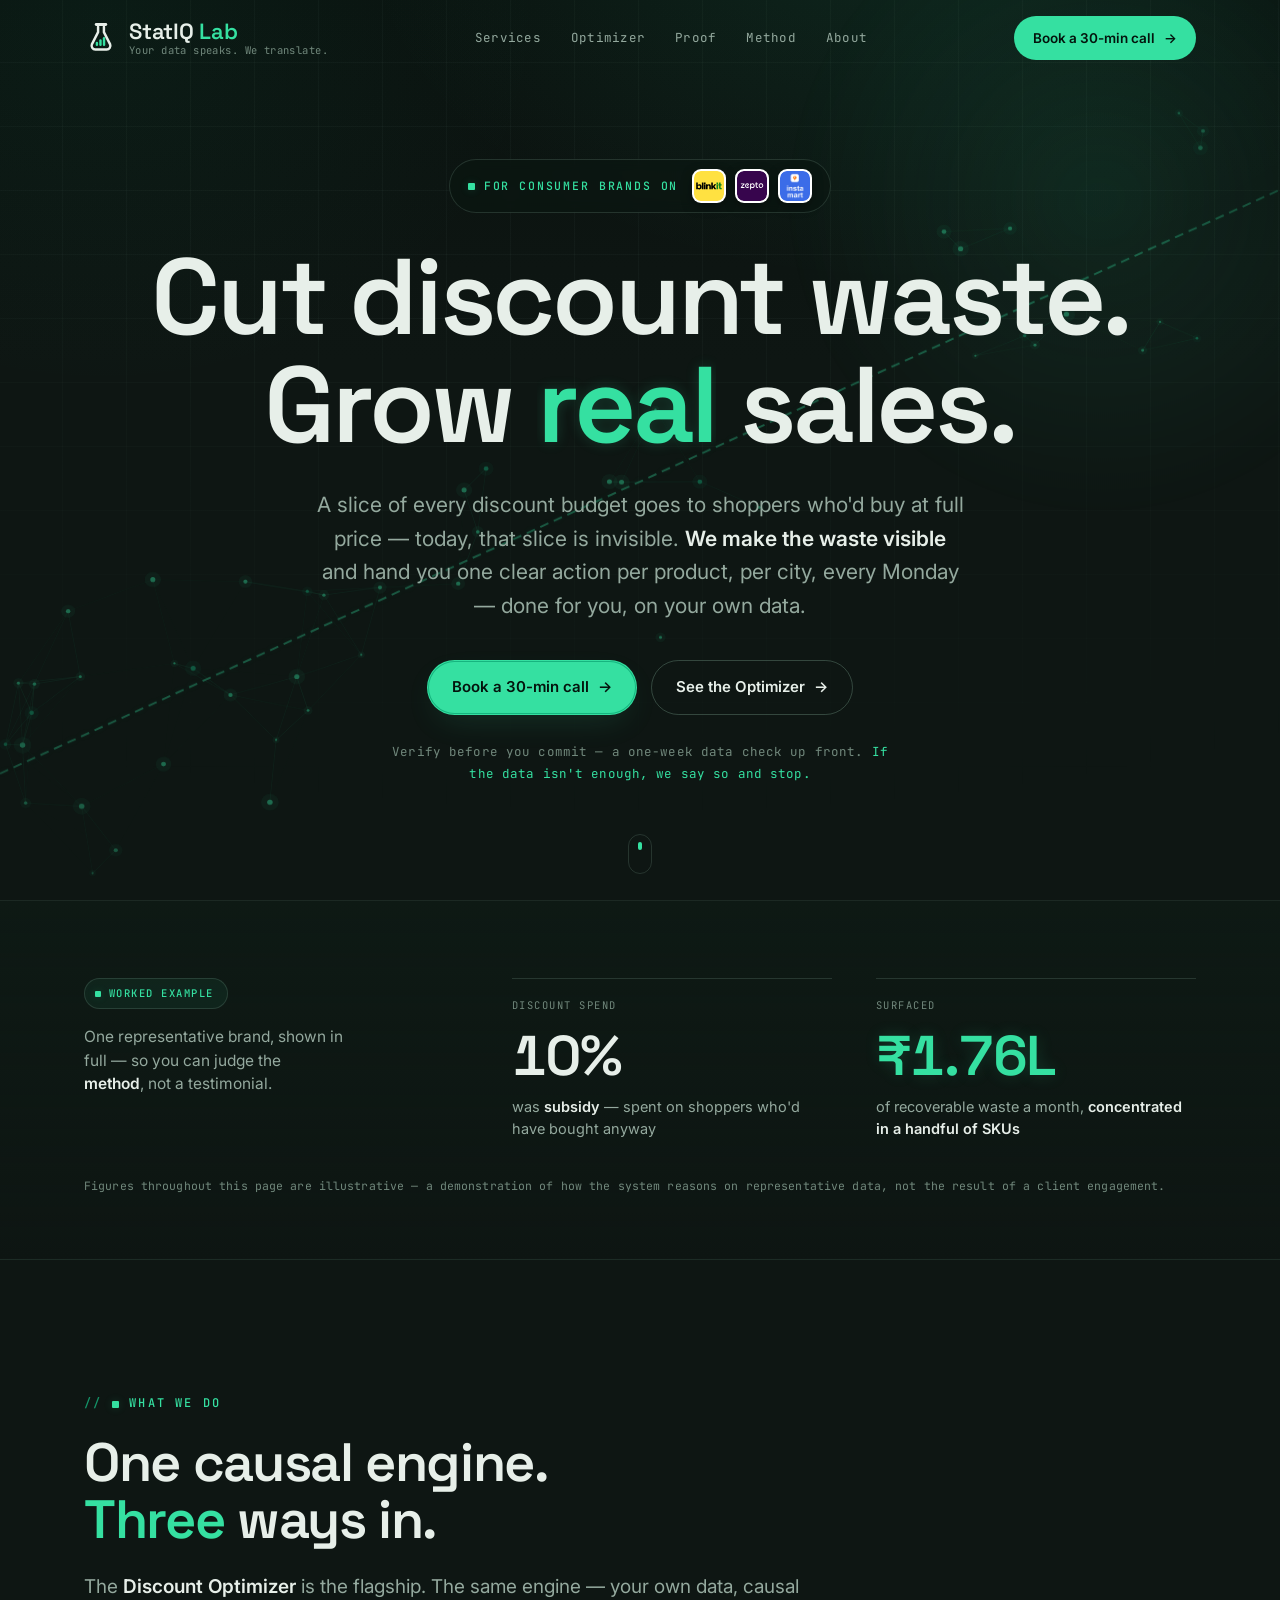
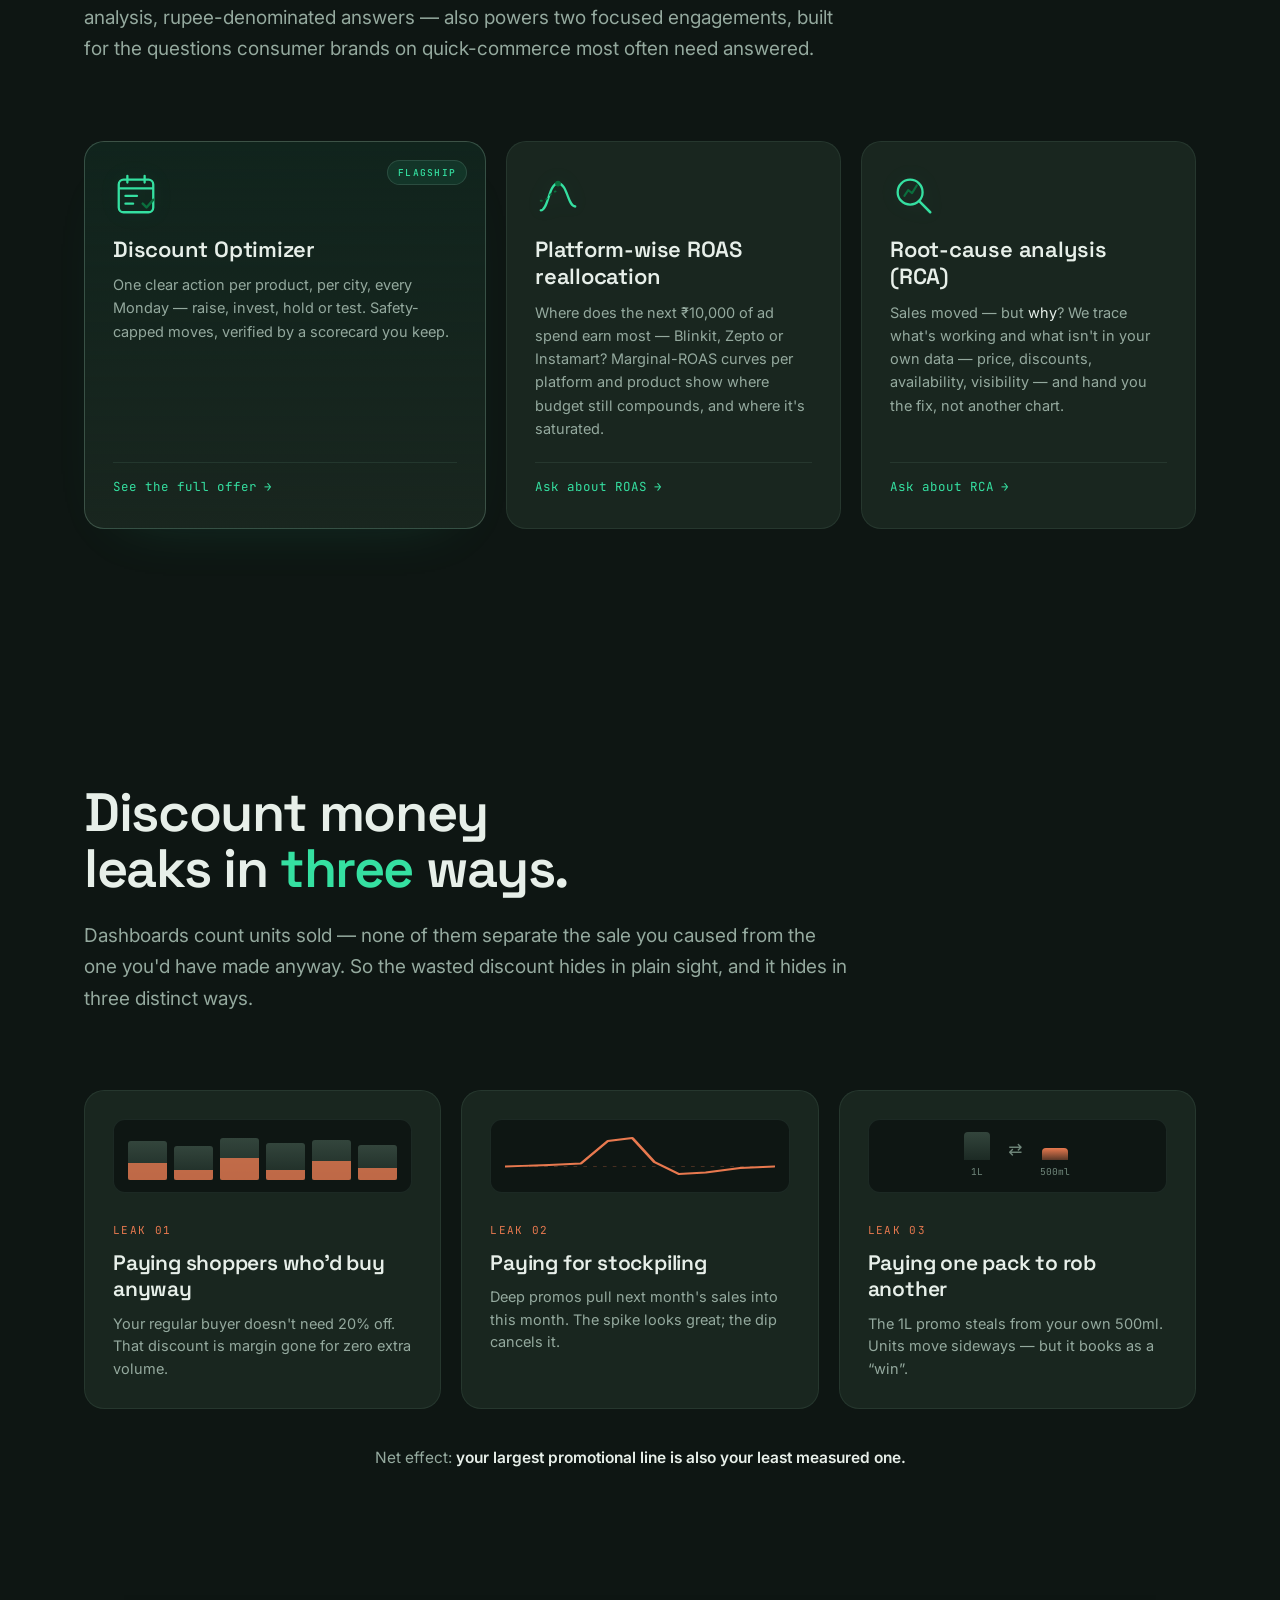
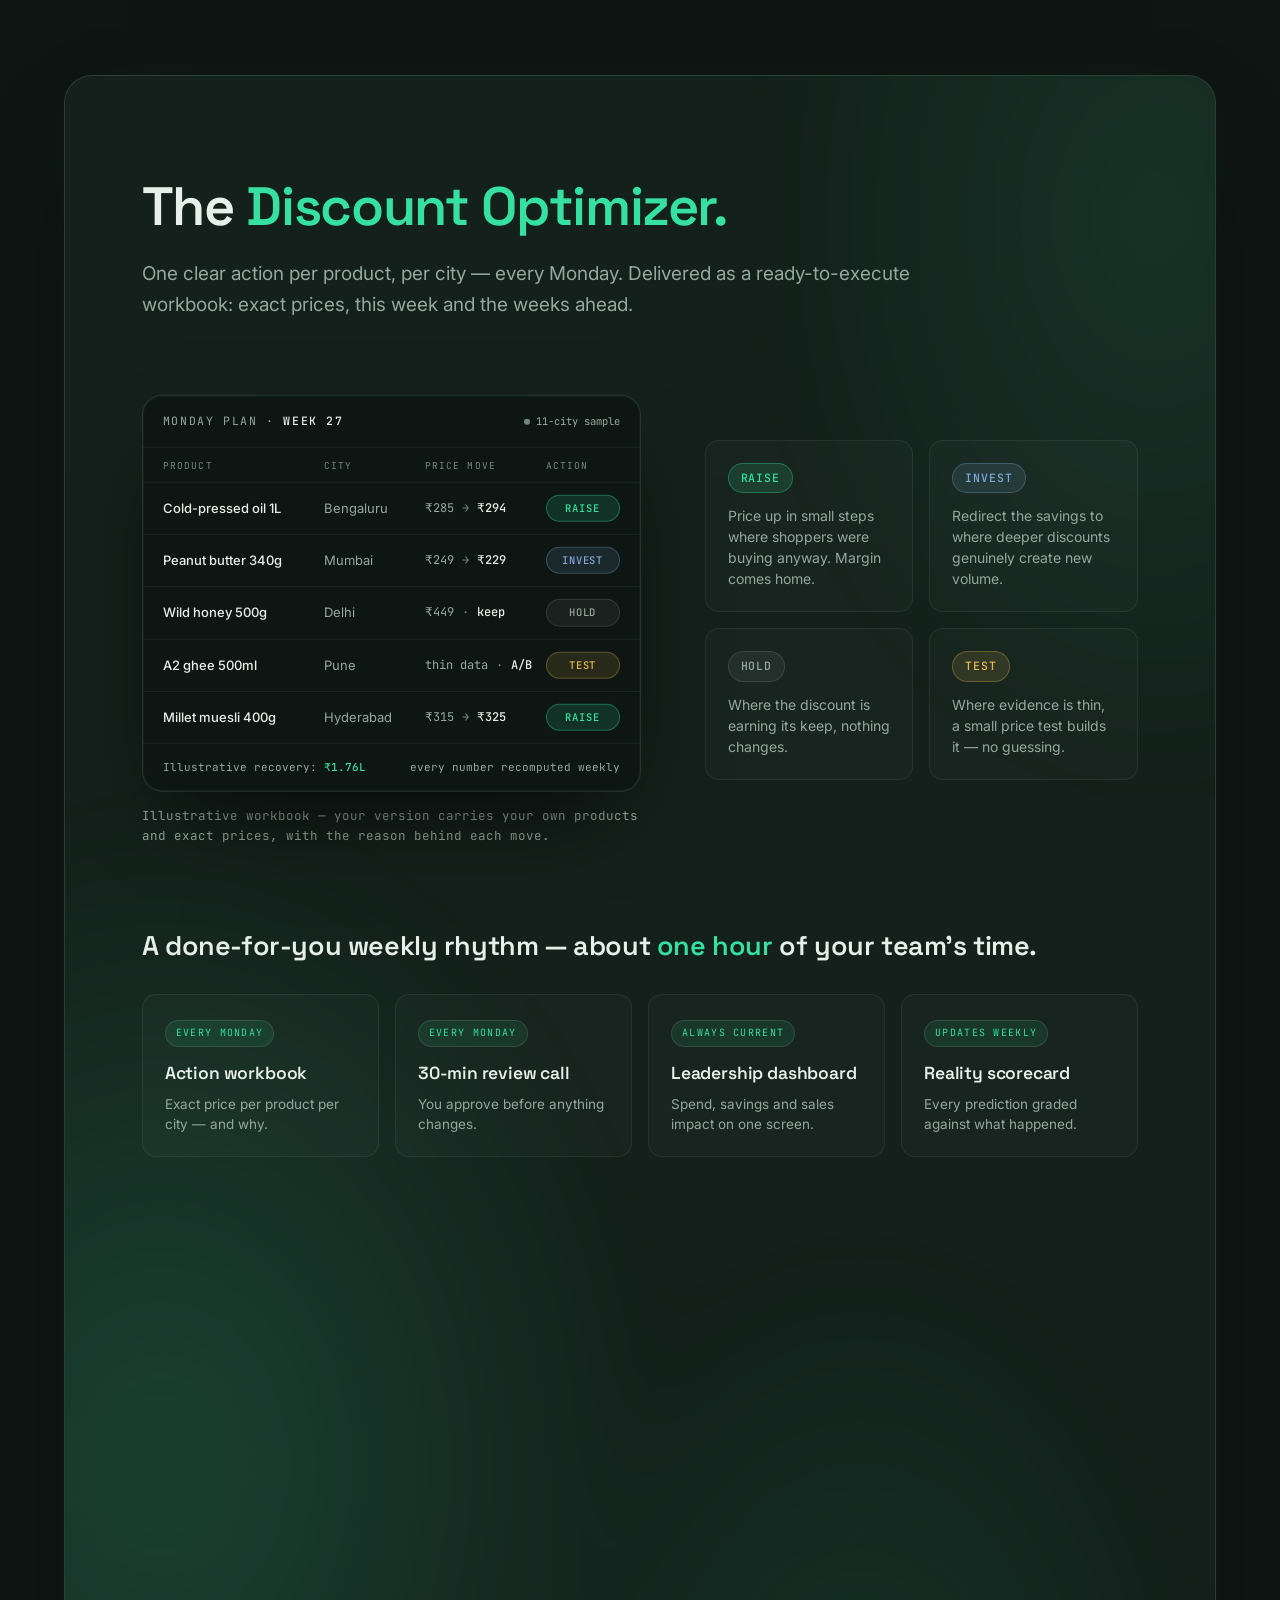
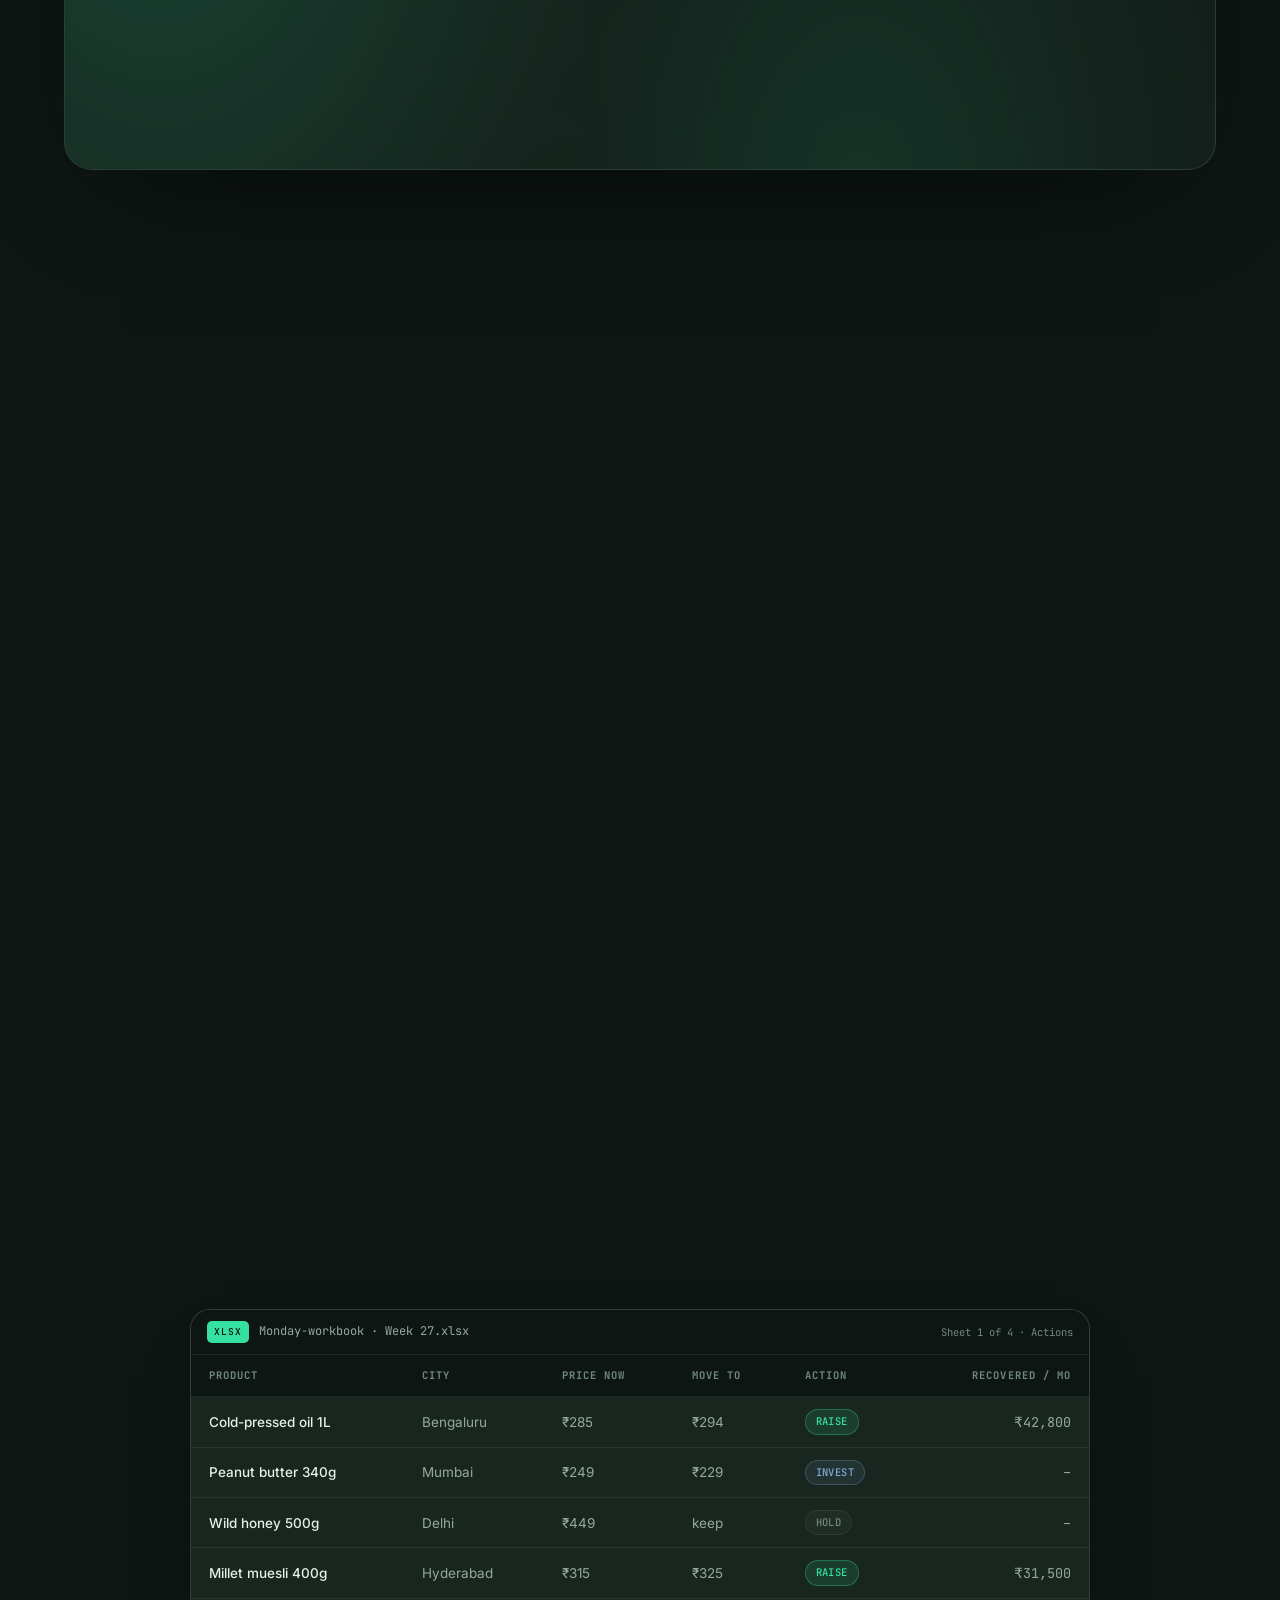
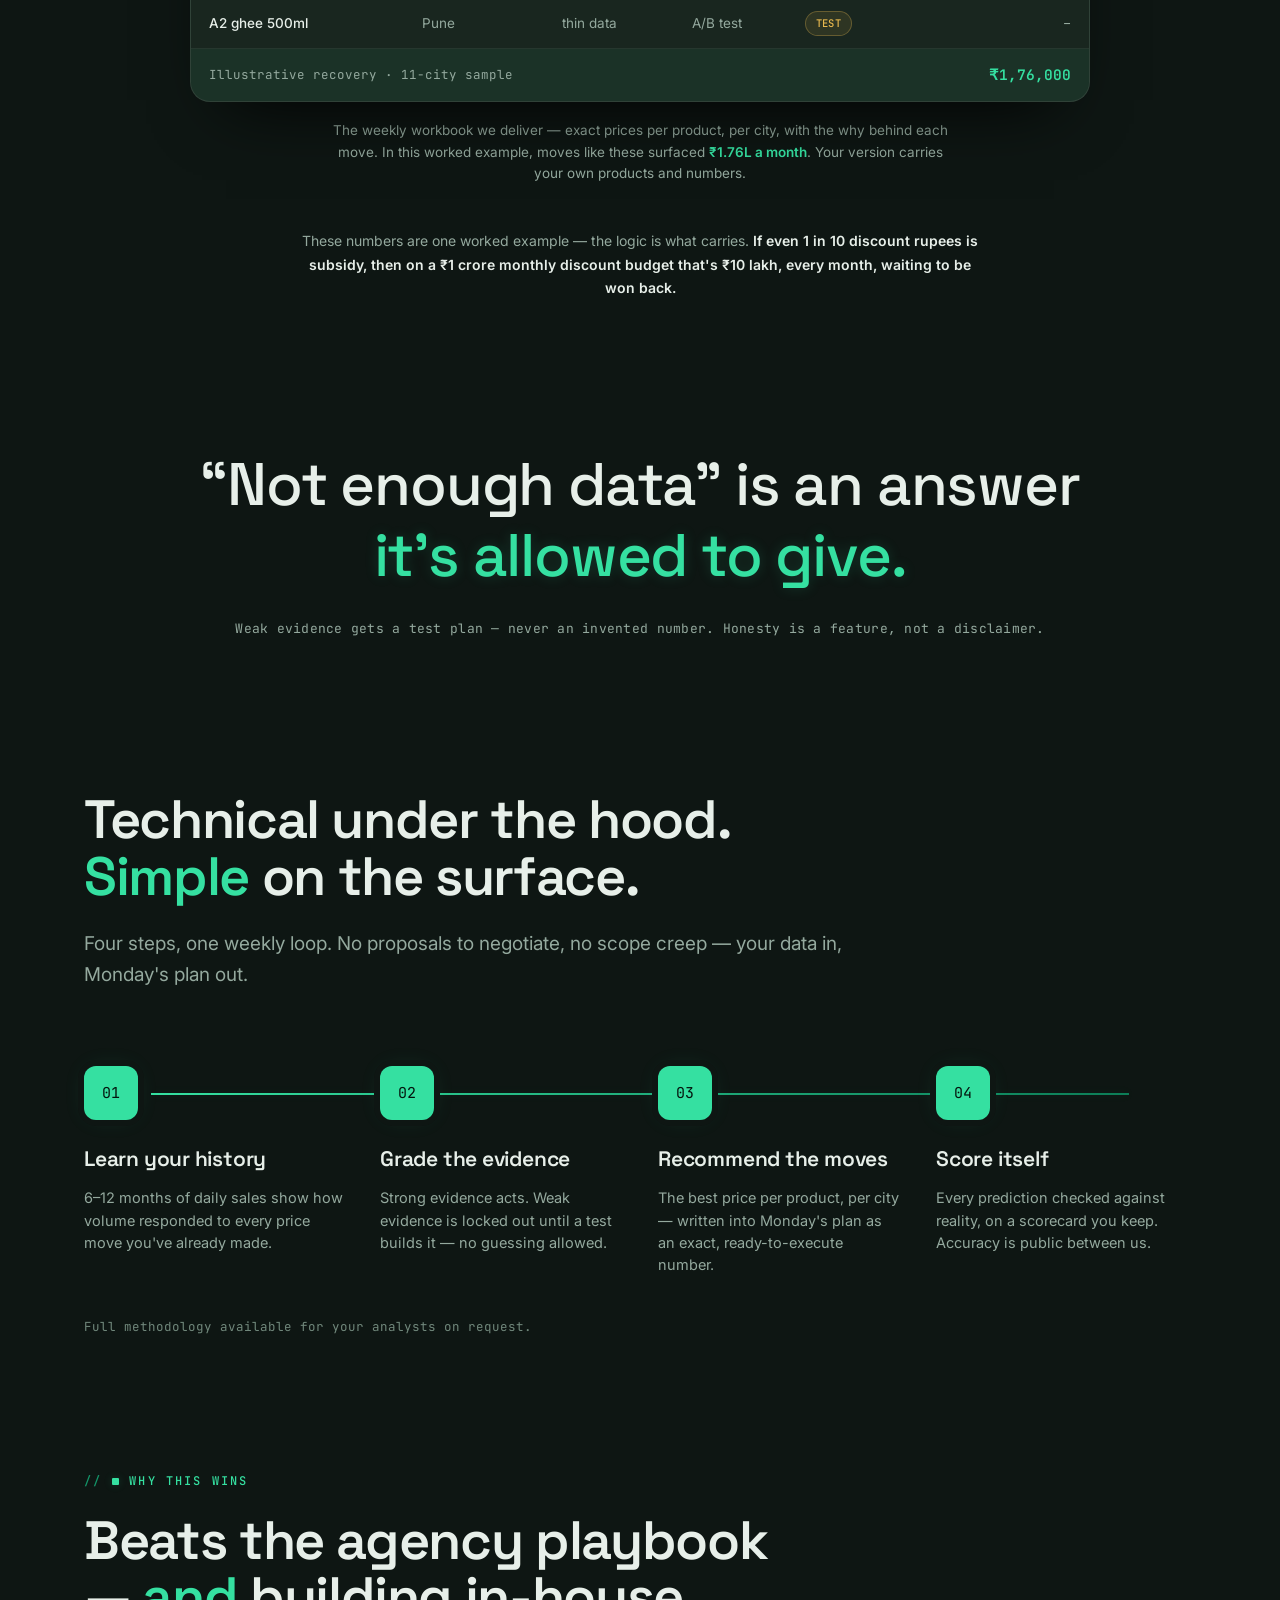
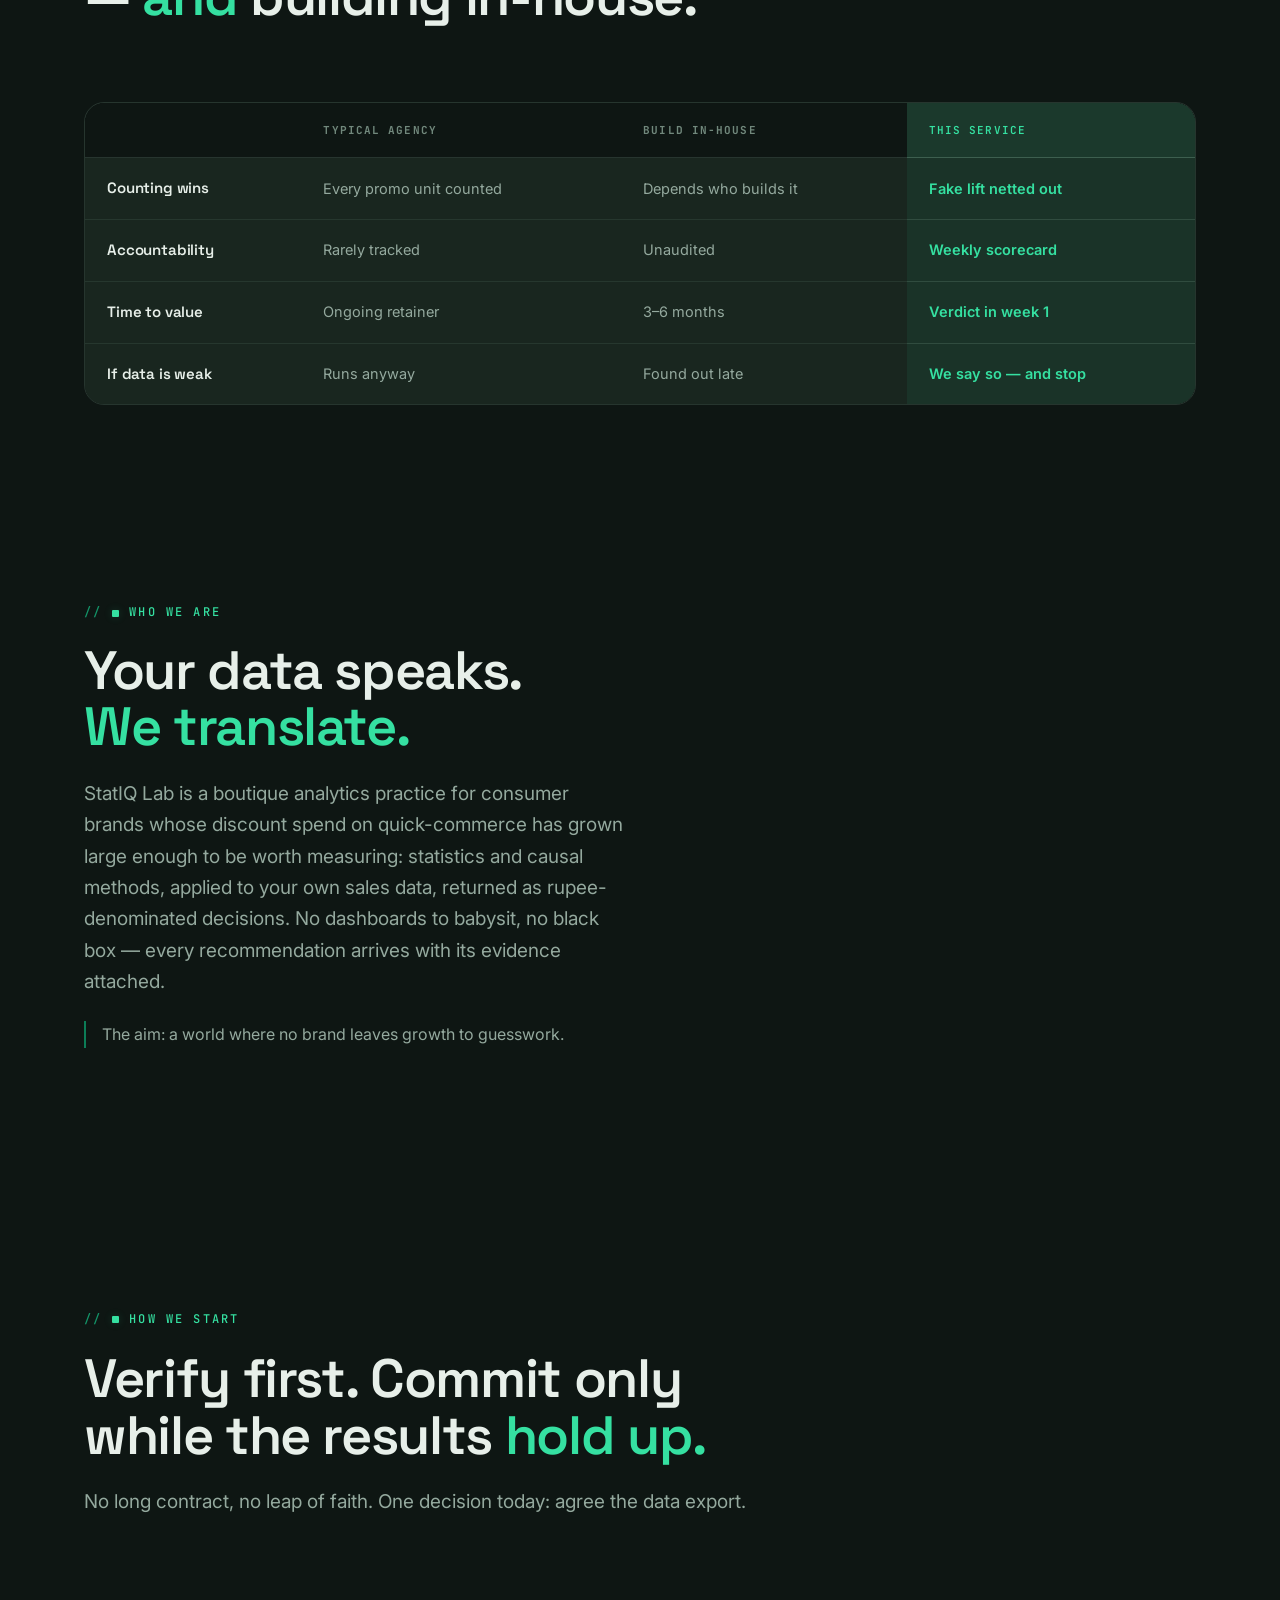
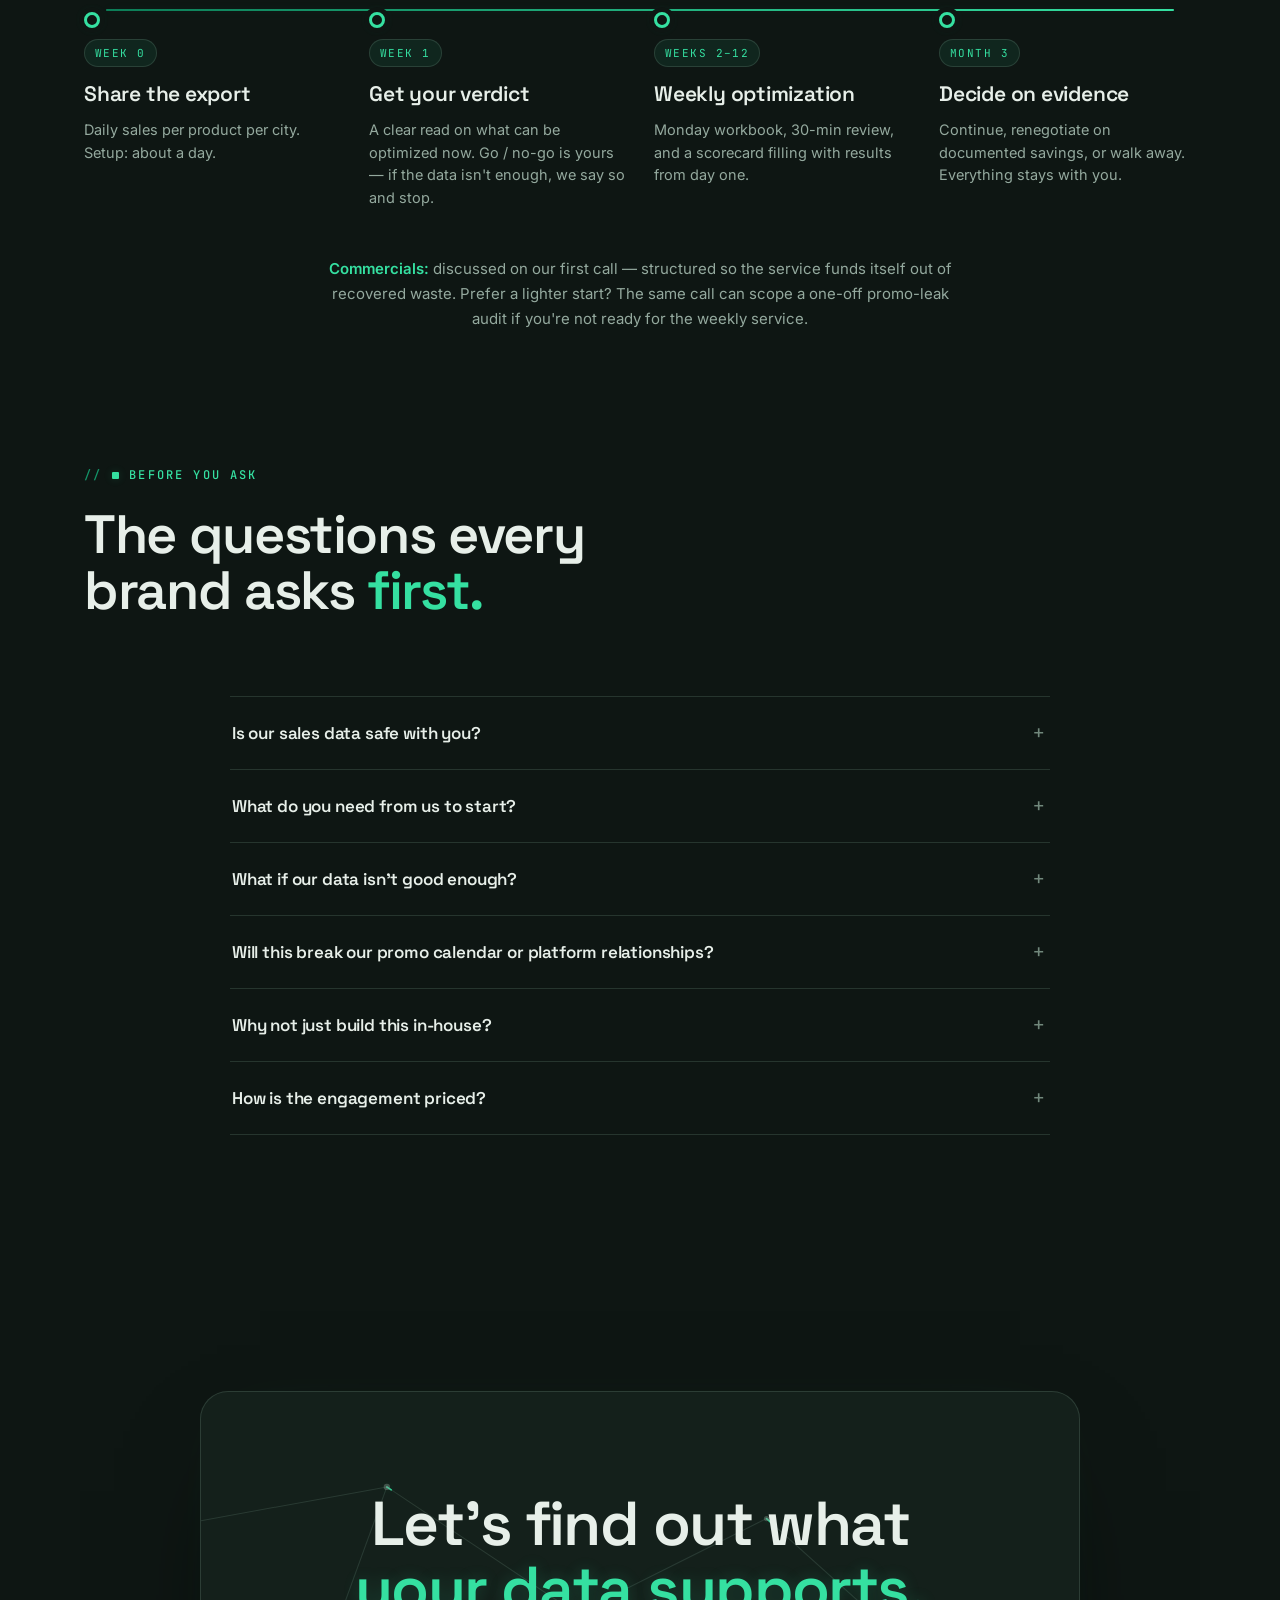
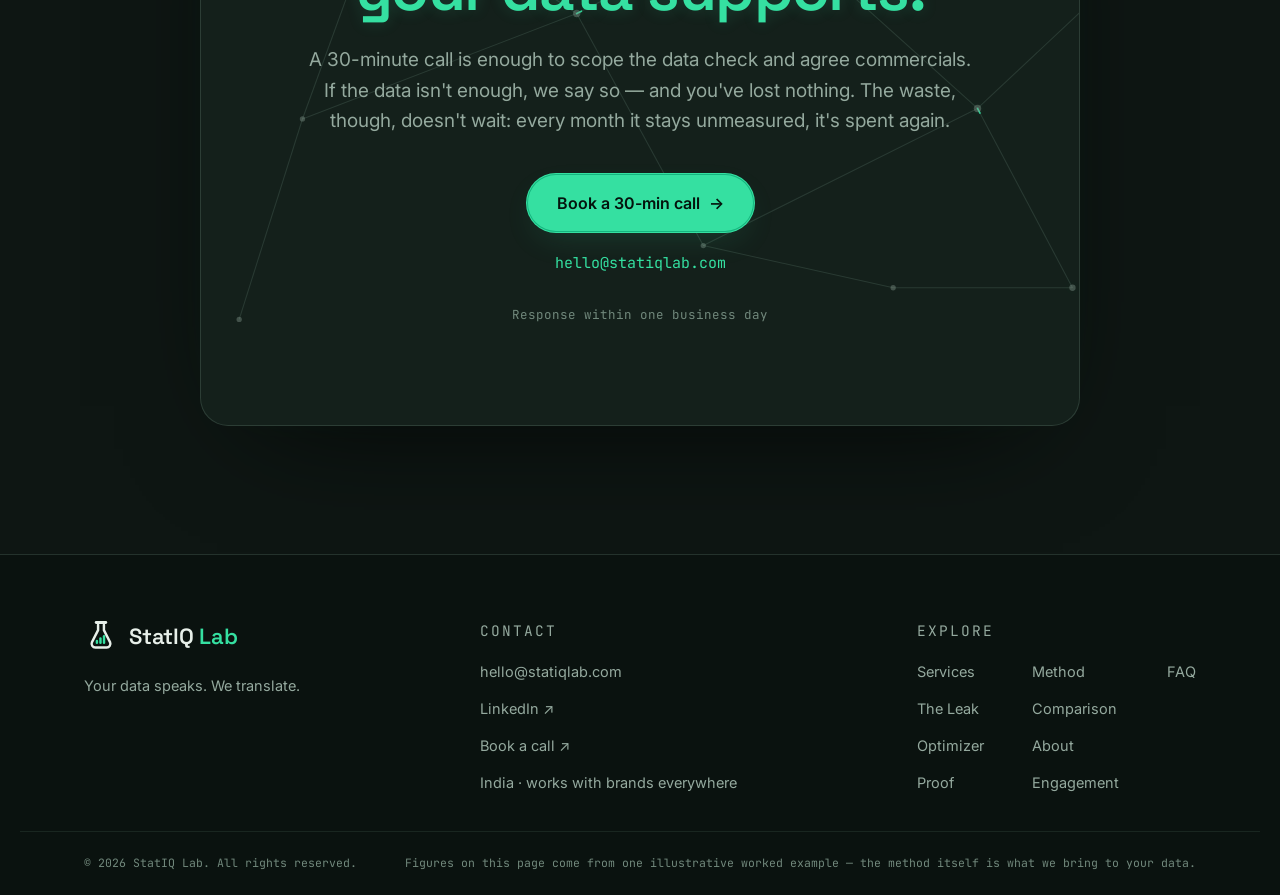
<file: website/index.html>
<!DOCTYPE html>
<html lang="en">
<head>
  <meta charset="UTF-8" />
  <meta name="viewport" content="width=device-width, initial-scale=1.0" />
  <title>StatIQ Lab</title>
  <meta name="description" content="A causal-analytics lab for consumer brands on Blinkit, Zepto and Instamart. We turn your own sales data into one clear action per product, per city, every Monday — and we'll tell you when the data isn't enough." />
  <link rel="canonical" href="https://statiqlab.com/" />
  <meta name="theme-color" content="#06100c" />
  <meta property="og:type" content="website" />
  <meta property="og:title" content="StatIQ Lab — Cut discount waste. Grow real sales." />
  <meta property="og:description" content="A causal-analytics lab for consumer brands on Blinkit, Zepto and Instamart. One clear action per product, per city, every Monday — with the evidence attached." />
  <meta property="og:url" content="https://statiqlab.com/" />
  <meta property="og:image" content="https://statiqlab.com/assets/og.png" />
  <meta property="og:image:width" content="1200" />
  <meta property="og:image:height" content="630" />
  <meta name="twitter:card" content="summary_large_image" />

  <link rel="icon" href="data:image/svg+xml,%3Csvg xmlns='http://www.w3.org/2000/svg' viewBox='0 0 64 64'%3E%3Cpath d='M23 6.5h18' fill='none' stroke='%230e1311' stroke-width='6' stroke-linecap='round'/%3E%3Cpath d='M26.5 11v10L14.8 44A7 7 0 0 0 21.3 53.6h21.4a7 7 0 0 0 6.5-9.6L37.5 21V11' fill='none' stroke='%230e1311' stroke-width='5.5' stroke-linecap='round' stroke-linejoin='round'/%3E%3Crect x='22' y='38' width='5' height='9' rx='2.5' fill='%2315a05a'/%3E%3Crect x='28.9' y='33' width='5' height='14' rx='2.5' fill='%2315a05a'/%3E%3Crect x='35.8' y='28' width='5' height='19' rx='2.5' fill='%2315a05a'/%3E%3C/svg%3E" />

  <link rel="preconnect" href="https://fonts.googleapis.com" />
  <link rel="preconnect" href="https://fonts.gstatic.com" crossorigin />
  <link href="https://fonts.googleapis.com/css2?family=Space+Grotesk:wght@400;500;600;700&family=Inter:wght@400;500;600&family=JetBrains+Mono:wght@400;500&display=swap" rel="stylesheet" />

  <script type="application/ld+json">
  {
    "@context": "https://schema.org",
    "@type": "Organization",
    "name": "StatIQ Lab",
    "description": "A causal-analytics lab for consumer brands on Indian quick-commerce. Turns a brand's own sales data into one clear, rupee-denominated pricing action per product and city, every week.",
    "url": "https://statiqlab.com/",
    "email": "hello@statiqlab.com",
    "logo": "https://statiqlab.com/assets/og.png",
    "areaServed": "IN",
    "knowsAbout": ["Causal inference", "Discount optimization", "Quick commerce", "Marketing mix analytics", "Incrementality"],
    "sameAs": ["https://www.linkedin.com/in/mr-pragadeeshwaran"]
  }
  </script>
  <script type="application/ld+json">
  {
    "@context": "https://schema.org",
    "@type": "FAQPage",
    "mainEntity": [
      {"@type":"Question","name":"Is our sales data safe with you?","acceptedAnswer":{"@type":"Answer","text":"Yes. We sign an NDA before any data moves, work on read-only exports you control, and never share, resell or benchmark your data against other brands. Everything we build from it stays yours."}},
      {"@type":"Question","name":"What do you need from us to start?","acceptedAnswer":{"@type":"Answer","text":"One daily sales export per product per city (six or more months of history) and your brand names on each platform. No access to your ad accounts or seller panels is required. Setup takes about a day."}},
      {"@type":"Question","name":"What if our data isn't good enough?","acceptedAnswer":{"@type":"Answer","text":"Then we tell you in week one and stop — that's the point of the up-front data check. You'll know exactly what's missing and how to start capturing it. You pay for answers, not for effort."}},
      {"@type":"Question","name":"Will this break our promo calendar or platform relationships?","acceptedAnswer":{"@type":"Answer","text":"No. Moves are capped at roughly three percentage points a week, only to prices your product has already sold at in that city, and nothing changes without your approval at the Monday review."}},
      {"@type":"Question","name":"Why not just build this in-house?","acceptedAnswer":{"@type":"Answer","text":"You can — it typically takes a data hire three to six months to reach a first trustworthy model, unaudited. This service gives you a verdict in week one and grades its own predictions every week — a low-risk way to de-risk an in-house build before you commit to it."}},
      {"@type":"Question","name":"How is the engagement priced?","acceptedAnswer":{"@type":"Answer","text":"Commercials are agreed on the first call and structured so the fee funds itself out of documented recovered waste — if the scorecard doesn't show the savings, you have every reason, and the evidence, to walk away."}}
    ]
  }
  </script>

  <link rel="stylesheet" href="css/styles.css?v=5" />
  <script>
    document.documentElement.className += " js";
    /* curtain decision before first paint: play once per session */
    try {
      if (!sessionStorage.getItem("ci-intro-seen")) {
        document.documentElement.className += " intro";
        sessionStorage.setItem("ci-intro-seen", "1");
      }
    } catch (e) {}
    /* if script.js never loads, force everything visible after 4s */
    setTimeout(function () {
      if (!window.__ciEngine) document.documentElement.className += " js-failed";
    }, 4000);
  </script>
</head>
<body>
  <!-- ===== Intro curtain ===== -->
  <div class="curtain" id="curtain" aria-hidden="true">
    <svg class="curtain__mark" viewBox="0 0 64 64" fill="none">
      <path d="M23 6.5h18" stroke="currentColor" stroke-width="5.5" stroke-linecap="round"/>
      <path d="M26.5 11v10L14.8 44A7 7 0 0 0 21.3 53.6h21.4a7 7 0 0 0 6.5-9.6L37.5 21V11" stroke="currentColor" stroke-width="4.6" stroke-linecap="round" stroke-linejoin="round"/>
      <rect x="22" y="39" width="4.6" height="8" rx="2.3" fill="var(--green, #15a05a)"/>
      <rect x="28.7" y="34.5" width="4.6" height="12.5" rx="2.3" fill="var(--green, #15a05a)"/>
      <rect x="35.4" y="30" width="4.6" height="17" rx="2.3" fill="var(--green, #15a05a)"/>
    </svg>
    <span class="curtain__word">StatIQ&nbsp;<i>Lab</i></span>
  </div>

  <!-- ===== Plotting grid overlay ===== -->
  <div class="grid-fx" aria-hidden="true"></div>

  <!-- ===== Scroll progress bar ===== -->
  <div class="scroll-progress" aria-hidden="true"><span id="progressBar"></span></div>

  <!-- ===== Left plot-axis spine (draws with scroll) ===== -->
  <div class="spine" aria-hidden="true"><span class="spine__fill" id="spineFill"></span></div>

  <a class="skip-link" href="#top">Skip to content</a>

  <!-- ===== Navigation ===== -->
  <header class="nav" id="nav">
    <div class="nav__inner">
      <a href="#top" class="brand" aria-label="StatIQ Lab home">
        <svg class="brand__mark" viewBox="0 0 64 64" fill="none" aria-hidden="true">
          <path d="M23 6.5h18" stroke="currentColor" stroke-width="5.5" stroke-linecap="round"/>
          <path d="M26.5 11v10L14.8 44A7 7 0 0 0 21.3 53.6h21.4a7 7 0 0 0 6.5-9.6L37.5 21V11" stroke="currentColor" stroke-width="4.6" stroke-linecap="round" stroke-linejoin="round"/>
          <rect x="22" y="39" width="4.6" height="8" rx="2.3" fill="var(--green, #15a05a)"/>
          <rect x="28.7" y="34.5" width="4.6" height="12.5" rx="2.3" fill="var(--green, #15a05a)"/>
          <rect x="35.4" y="30" width="4.6" height="17" rx="2.3" fill="var(--green, #15a05a)"/>
        </svg>
        <span class="brand__lockup">
          <span class="brand__text">StatIQ<span class="brand__dim">&nbsp;Lab</span></span>
          <span class="brand__tagline">Your data speaks. We translate.</span>
        </span>
      </a>

      <nav class="nav__links" aria-label="Primary">
        <a href="#services">Services</a>
        <a href="#optimizer">Optimizer</a>
        <a href="#proof">Proof</a>
        <a href="#method">Method</a>
        <a href="#about">About</a>
      </nav>

      <a href="https://calendly.com/mr-pragadeeshwaran/discovery-call" target="_blank" rel="noopener" class="btn btn--sm nav__cta">Book a 30-min call <span class="btn__arrow" aria-hidden="true">→</span></a>

      <a href="https://calendly.com/mr-pragadeeshwaran/discovery-call" target="_blank" rel="noopener" class="nav__cta-mobile" aria-label="Book a 30-minute call">Book</a>

      <button class="nav__toggle" id="navToggle" aria-label="Toggle menu" aria-expanded="false" aria-controls="navMobile">
        <span></span><span></span><span></span>
      </button>
    </div>
    <nav class="nav__mobile" id="navMobile" aria-label="Mobile">
      <a href="#services">Services</a>
      <a href="#optimizer">Optimizer</a>
      <a href="#proof">Proof</a>
      <a href="#method">Method</a>
      <a href="#about">About</a>
      <a href="#engagement">Engagement</a>
      <a href="#faq">FAQ</a>
      <a href="https://calendly.com/mr-pragadeeshwaran/discovery-call" target="_blank" rel="noopener" class="btn btn--sm btn--primary">Book a 30-min call <span class="btn__arrow" aria-hidden="true">→</span></a>
    </nav>
  </header>

  <main id="top" tabindex="-1">

    <!-- ===== HERO ===== -->
    <section class="hero">
      <canvas class="hero__canvas" id="heroCanvas" aria-hidden="true"></canvas>
      <div class="hero__glow" aria-hidden="true"></div>

      <div class="hero__inner">
        <p class="eyebrow eyebrow--pill reveal" data-reveal>
          <span class="eyebrow__dot"></span>
          For consumer brands on
          <img class="eyebrow__logo" src="assets/partners/blinkit.svg" alt="Blinkit" width="36" height="36" />
          <img class="eyebrow__logo" src="assets/partners/zepto.svg" alt="Zepto" width="36" height="36" />
          <img class="eyebrow__logo" src="assets/partners/instamart.png" alt="Swiggy Instamart" width="36" height="36" />
        </p>

        <h1 class="hero__title" aria-label="Cut discount waste. Grow real sales.">
          <span class="hero__line">
            <span class="hw" style="--i:0"><i>Cut</i></span>
            <span class="hw" style="--i:1"><i>discount</i></span>
            <span class="hw" style="--i:2"><i>waste.</i></span>
          </span>
          <span class="hero__line">
            <span class="hw" style="--i:3"><i>Grow</i></span>
            <span class="hw" style="--i:4"><i class="serif">real</i></span>
            <span class="hw" style="--i:5"><i>sales.</i></span>
          </span>
        </h1>

        <p class="hero__sub reveal" data-reveal data-delay="3">
          A slice of every discount budget goes to shoppers who'd buy at full price —
          today, that slice is invisible. <strong>We make the waste visible</strong> and hand you
          one clear action per product, per city, every Monday — done for you, on your own data.
        </p>

        <div class="hero__cta reveal" data-reveal data-delay="4">
          <a href="https://calendly.com/mr-pragadeeshwaran/discovery-call" target="_blank" rel="noopener" class="btn btn--primary">Book a 30-min call <span class="btn__arrow" aria-hidden="true">→</span></a>
          <a href="#optimizer" class="btn btn--ghost">See the Optimizer <span class="btn__arrow" aria-hidden="true">→</span></a>
        </div>

        <p class="hero__note reveal" data-reveal data-delay="5">
          Verify before you commit — a one-week data check up front.
          <span class="hero__note-strong">If the data isn't enough, we say so and stop.</span>
        </p>
      </div>

      <a href="#stats" class="hero__scroll" aria-label="Scroll down">
        <span></span>
      </a>
    </section>

    <!-- ===== WORKED EXAMPLE / STATS ===== -->
    <section class="stats" id="stats" aria-label="An illustrative worked example">
      <div class="stats__grid">
        <div class="stat-intro reveal" data-reveal>
          <span class="wex-tag"><span class="wex-tag__dot"></span>Worked example</span>
          <p class="stat-intro__lead">
            One representative brand, shown in full — so you can judge the
            <strong>method</strong>, not a testimonial.
          </p>
        </div>
        <div class="stat reveal" data-reveal data-delay="1">
          <span class="stat__kick">Discount spend</span>
          <span class="stat__num"><span class="num" data-count="10" data-suffix="%">0%</span></span>
          <p class="stat__label">was <strong>subsidy</strong> — spent on shoppers who'd have bought anyway</p>
        </div>
        <div class="stat stat--hero reveal" data-reveal data-delay="2">
          <span class="stat__kick">Surfaced</span>
          <span class="stat__num"><span class="num" data-count="1.76" data-decimals="2" data-prefix="₹" data-suffix="L">₹0L</span></span>
          <p class="stat__label">of recoverable waste a month, <strong>concentrated in a handful of SKUs</strong></p>
        </div>
      </div>
      <p class="stats__foot">
        Figures throughout this page are illustrative — a demonstration of how the system reasons
        on representative data, not the result of a client engagement.
      </p>
    </section>

    <!-- ===== SERVICES / WHAT WE DO ===== -->
    <section class="section services" id="services">
      <div class="section__head">
        <p class="eyebrow reveal" data-reveal><span class="eyebrow__dot eyebrow__dot--static"></span>What we do</p>
        <h2 class="section__title reveal" data-reveal data-delay="1">
          One causal engine. <em>Three</em> ways in.
        </h2>
        <p class="section__lead reveal" data-reveal data-delay="2">
          The <strong>Discount Optimizer</strong> is the flagship. The same engine — your own data,
          causal analysis, rupee-denominated answers — also powers two focused engagements, built
          for the questions consumer brands on quick-commerce most often need answered.
        </p>
      </div>

      <div class="svc-grid">
        <article class="svc svc--flag reveal" data-reveal>
          <span class="svc__tag">Flagship</span>
          <div class="svc__icon" aria-hidden="true">
            <svg viewBox="0 0 48 48" fill="none">
              <rect x="6" y="8" width="36" height="34" rx="5" stroke="currentColor" stroke-width="2.4"/>
              <path d="M6 17h36" stroke="currentColor" stroke-width="2.4"/>
              <path d="M13 25h12M13 33h8" stroke="currentColor" stroke-width="2.4" stroke-linecap="round"/>
              <path d="M31 33l4 4 7-8" stroke="var(--green-deep, #0b6e3d)" stroke-width="2.6" stroke-linecap="round" stroke-linejoin="round"/>
              <path d="M15 4v7M33 4v7" stroke="currentColor" stroke-width="2.4" stroke-linecap="round"/>
            </svg>
          </div>
          <h3>Discount Optimizer</h3>
          <p>One clear action per product, per city, every Monday — raise, invest, hold or test.
             Safety-capped moves, verified by a scorecard you keep.</p>
          <a class="svc__link" href="#optimizer">See the full offer <span aria-hidden="true">→</span></a>
        </article>

        <article class="svc reveal" data-reveal data-delay="1">
          <div class="svc__icon" aria-hidden="true">
            <svg viewBox="0 0 48 48" fill="none">
              <path d="M6 40C14 40 14 12 24 12s10 24 18 24" stroke="currentColor" stroke-width="2.4" stroke-linecap="round"/>
              <path d="M6 30c10 0 8-10 18-10" stroke="var(--green-deep, #0b6e3d)" stroke-width="2" stroke-linecap="round" stroke-dasharray="1 5"/>
              <circle cx="24" cy="12" r="3" fill="var(--green-deep, #0b6e3d)"/>
            </svg>
          </div>
          <h3>Platform-wise ROAS reallocation</h3>
          <p>Where does the next ₹10,000 of ad spend earn most — Blinkit, Zepto or Instamart?
             Marginal-ROAS curves per platform and product show where budget still compounds,
             and where it's saturated.</p>
          <a class="svc__link" href="mailto:hello@statiqlab.com?subject=ROAS%20reallocation%20enquiry">Ask about ROAS <span aria-hidden="true">→</span></a>
        </article>

        <article class="svc reveal" data-reveal data-delay="2">
          <div class="svc__icon" aria-hidden="true">
            <svg viewBox="0 0 48 48" fill="none">
              <circle cx="21" cy="21" r="13" stroke="currentColor" stroke-width="2.4"/>
              <path d="M31 31l11 11" stroke="currentColor" stroke-width="2.6" stroke-linecap="round"/>
              <path d="M15 25l4-6 4 3 5-8" stroke="var(--green-deep, #0b6e3d)" stroke-width="2.2" stroke-linecap="round" stroke-linejoin="round"/>
            </svg>
          </div>
          <h3>Root-cause analysis (RCA)</h3>
          <p>Sales moved — but <em>why</em>? We trace what's working and what isn't in your own
             data — price, discounts, availability, visibility — and hand you the fix,
             not another chart.</p>
          <a class="svc__link" href="mailto:hello@statiqlab.com?subject=Root-cause%20analysis%20enquiry">Ask about RCA <span aria-hidden="true">→</span></a>
        </article>
      </div>
    </section>

    <!-- ===== THE LEAK ===== -->
    <section class="section leak" id="leak">
      <div class="section__head">
        <h2 class="section__title reveal" data-reveal>
          Discount money leaks in <em>three</em> ways.
        </h2>
        <p class="section__lead reveal" data-reveal data-delay="1">
          Dashboards count units sold — none of them separate the sale you caused from the one
          you'd have made anyway. So the wasted discount hides in plain sight, and it hides in
          three distinct ways.
        </p>
      </div>

      <div class="leaks">
        <article class="leak-card reveal" data-reveal>
          <div class="leak-card__viz leak-card__viz--subsidy" aria-hidden="true">
            <span style="--h:82%"></span><span style="--h:70%"></span><span style="--h:88%"></span>
            <span style="--h:76%"></span><span style="--h:84%"></span><span style="--h:72%"></span>
          </div>
          <span class="leak-card__n">Leak 01</span>
          <h3>Paying shoppers who'd buy anyway</h3>
          <p>Your regular buyer doesn't need 20% off. That discount is margin gone for zero extra volume.</p>
        </article>

        <article class="leak-card reveal" data-reveal data-delay="1">
          <div class="leak-card__viz" aria-hidden="true">
            <svg viewBox="0 0 220 64" fill="none" preserveAspectRatio="none">
              <path class="leak-spike" d="M0 46 L36 44 L62 42 L84 12 L104 8 L122 40 L142 56 L164 54 L192 48 L220 46"
                    stroke="currentColor" stroke-width="2.5" stroke-linecap="round" stroke-linejoin="round"/>
              <line x1="0" y1="46" x2="220" y2="46" stroke="currentColor" stroke-width="1" stroke-dasharray="3 5" opacity=".35"/>
            </svg>
          </div>
          <span class="leak-card__n">Leak 02</span>
          <h3>Paying for stockpiling</h3>
          <p>Deep promos pull next month's sales into this month. The spike looks great; the dip cancels it.</p>
        </article>

        <article class="leak-card reveal" data-reveal data-delay="2">
          <div class="leak-card__viz leak-card__viz--swap" aria-hidden="true">
            <div class="swap-bar swap-bar--up"><b></b><label>1L</label></div>
            <span class="swap-arrow">⇄</span>
            <div class="swap-bar swap-bar--down"><b></b><label>500ml</label></div>
          </div>
          <span class="leak-card__n">Leak 03</span>
          <h3>Paying one pack to rob another</h3>
          <p>The 1L promo steals from your own 500ml. Units move sideways — but it books as a “win”.</p>
        </article>
      </div>

      <p class="leak__net reveal" data-reveal>
        Net effect: <strong>your largest promotional line is also your least measured one.</strong>
      </p>
    </section>

    <!-- ===== THE OPTIMIZER (primary offer, dark panel) ===== -->
    <section class="section section--dark optimizer" id="optimizer">
      <div class="aurora" aria-hidden="true"></div>
      <div class="optimizer__head">
        <h2 class="section__title reveal" data-reveal>
          The <em>Discount Optimizer.</em>
        </h2>
        <p class="section__lead reveal" data-reveal data-delay="1">
          One clear action per product, per city — every Monday. Delivered as a
          ready-to-execute workbook: exact prices, this week and the weeks ahead.
        </p>
      </div>

      <div class="optimizer__grid">
        <!-- animated Monday workbook (parallax on outer wrapper so it never fights the reveal transition) -->
        <div data-parallax="-0.04">
        <div class="workbook-wrap reveal" data-reveal>
          <div class="workbook tilt" id="workbook" aria-hidden="true">
            <div class="workbook__head">
              <span class="workbook__title">MONDAY PLAN · <b id="wbWeek">WEEK 27</b></span>
              <span class="workbook__live workbook__live--static"><span></span>11-city sample</span>
            </div>
            <div class="workbook__cols" aria-hidden="true">
              <span>Product</span><span>City</span><span>Price move</span><span>Action</span>
            </div>
            <div class="workbook__rows" id="wbRows">
              <div class="wb-row" data-action="raise">
                <span class="wb-row__prod">Cold-pressed oil 1L</span>
                <span class="wb-row__city">Bengaluru</span>
                <span class="wb-row__price">₹285 <i>→</i> <b>₹294</b></span>
                <span class="chip chip--raise">Raise</span>
              </div>
              <div class="wb-row" data-action="invest">
                <span class="wb-row__prod">Peanut butter 340g</span>
                <span class="wb-row__city">Mumbai</span>
                <span class="wb-row__price">₹249 <i>→</i> <b>₹229</b></span>
                <span class="chip chip--invest">Invest</span>
              </div>
              <div class="wb-row" data-action="hold">
                <span class="wb-row__prod">Wild honey 500g</span>
                <span class="wb-row__city">Delhi</span>
                <span class="wb-row__price">₹449 <i>·</i> <b>keep</b></span>
                <span class="chip chip--hold">Hold</span>
              </div>
              <div class="wb-row" data-action="test">
                <span class="wb-row__prod">A2 ghee 500ml</span>
                <span class="wb-row__city">Pune</span>
                <span class="wb-row__price">thin data <i>·</i> <b>A/B</b></span>
                <span class="chip chip--test">Test</span>
              </div>
              <div class="wb-row" data-action="raise">
                <span class="wb-row__prod">Millet muesli 400g</span>
                <span class="wb-row__city">Hyderabad</span>
                <span class="wb-row__price">₹315 <i>→</i> <b>₹325</b></span>
                <span class="chip chip--raise">Raise</span>
              </div>
            </div>
            <div class="workbook__foot">
              <span>Illustrative recovery: <b>₹1.76L</b></span>
              <span>every number recomputed weekly</span>
            </div>
          </div>
          <p class="workbook__caption">Illustrative workbook — your version carries your own products and exact prices, with the reason behind each move.</p>
        </div>
        </div>

        <!-- the four actions -->
        <div class="actions4">
          <article class="action4 reveal" data-reveal>
            <span class="action4__chip chip chip--raise">Raise</span>
            <p>Price up in small steps where shoppers were buying anyway. Margin comes home.</p>
          </article>
          <article class="action4 reveal" data-reveal data-delay="1">
            <span class="action4__chip chip chip--invest">Invest</span>
            <p>Redirect the savings to where deeper discounts genuinely create new volume.</p>
          </article>
          <article class="action4 reveal" data-reveal data-delay="2">
            <span class="action4__chip chip chip--hold">Hold</span>
            <p>Where the discount is earning its keep, nothing changes.</p>
          </article>
          <article class="action4 reveal" data-reveal data-delay="3">
            <span class="action4__chip chip chip--test">Test</span>
            <p>Where evidence is thin, a small price test builds it — no guessing.</p>
          </article>
        </div>
      </div>

      <!-- weekly rhythm -->
      <div class="rhythm">
        <h3 class="optimizer__subhead reveal" data-reveal>A done-for-you weekly rhythm — about <em>one hour</em> of your team's time.</h3>
        <div class="rhythm__grid">
          <div class="rhythm__item reveal" data-reveal>
            <span class="rhythm__when">Every Monday</span>
            <h4>Action workbook</h4>
            <p>Exact price per product per city — and why.</p>
          </div>
          <div class="rhythm__item reveal" data-reveal data-delay="1">
            <span class="rhythm__when">Every Monday</span>
            <h4>30-min review call</h4>
            <p>You approve before anything changes.</p>
          </div>
          <div class="rhythm__item reveal" data-reveal data-delay="2">
            <span class="rhythm__when">Always current</span>
            <h4>Leadership dashboard</h4>
            <p>Spend, savings and sales impact on one screen.</p>
          </div>
          <div class="rhythm__item reveal" data-reveal data-delay="3">
            <span class="rhythm__when">Updates weekly</span>
            <h4>Reality scorecard</h4>
            <p>Every prediction graded against what happened.</p>
          </div>
        </div>
      </div>

      <!-- safety rails -->
      <div class="rails">
        <h3 class="optimizer__subhead reveal" data-reveal>Worst case: one week of small mispricing, <em>in one city.</em></h3>
        <div class="rails__grid">
          <div class="rail reveal" data-reveal>
            <b>Small steps only</b>
            <p>About 3 percentage points a week — never a shock.</p>
          </div>
          <div class="rail reveal" data-reveal data-delay="1">
            <b>Only proven prices</b>
            <p>Every target is a price this product has already sold at, in this city.</p>
          </div>
          <div class="rail reveal" data-reveal data-delay="2">
            <b>It refuses to guess</b>
            <p>Thin data gets a test plan, not an invented number.</p>
          </div>
          <div class="rail reveal" data-reveal data-delay="3">
            <b>You stay in charge</b>
            <p>Nothing changes without your approval at the Monday review.</p>
          </div>
        </div>
        <p class="optimizer__micro reveal" data-reveal>
          From you: a daily sales export (6+ months) and your brand names. Setup takes about a day.
        </p>
      </div>

      <div class="optimizer__cta reveal" data-reveal>
        <a href="https://calendly.com/mr-pragadeeshwaran/discovery-call" target="_blank" rel="noopener" class="btn btn--primary btn--lg">Book a 30-min call <span class="btn__arrow" aria-hidden="true">→</span></a>
        <span class="optimizer__cta-note">A 30-minute call scopes the one-week data check — no commitment.</span>
      </div>
    </section>

    <!-- ===== PROOF ===== -->
    <section class="section proof" id="proof">
      <div class="section__head">
        <p class="eyebrow reveal" data-reveal><span class="eyebrow__dot eyebrow__dot--static"></span>Proof by method, not by logo</p>
        <h2 class="section__title reveal" data-reveal data-delay="1">
          Tested on data it has <em>never seen.</em> Its error rate is published.
        </h2>
        <p class="section__lead reveal" data-reveal data-delay="2">
          We're a new lab, so we won't borrow a logo or a quote you can't verify. Instead, here is the
          method run end to end on a representative brand — measured, graded, and honest about what it
          can't yet see.
        </p>
      </div>

      <div class="proof__grid">
        <div class="donut-wrap reveal" data-reveal>
          <div class="donut" id="donut" data-parallax="0.05" role="img" aria-label="Roughly 10 percent of monthly discount spend was recoverable in this worked example">
            <svg viewBox="0 0 200 200" aria-hidden="true">
              <circle class="donut__track" cx="100" cy="100" r="80"/>
              <circle class="donut__val" cx="100" cy="100" r="80"/>
            </svg>
            <div class="donut__center">
              <span class="donut__big"><span class="num" data-count="10" data-suffix="%">0%</span></span>
              <span class="donut__label">of discount spend<br/>was recoverable</span>
            </div>
          </div>
          <div class="donut__legend" aria-hidden="true">
            <span><i class="dot dot--green"></i>Recoverable waste (₹1.76L)</span>
            <span><i class="dot dot--soft"></i>Working discount (₹16.6L)</span>
          </div>
        </div>

        <div class="proof__cards">
          <article class="proof-card reveal" data-reveal>
            <span class="proof-card__big"><span class="num" data-count="1.76" data-decimals="2" data-prefix="₹" data-suffix="L">₹0L</span> <em>/ month</em></span>
            <h3>Waste concentrated in a handful of SKUs</h3>
            <p>Measured, not estimated — every rupee tied to a product and a city.</p>
            <div class="gauge" aria-hidden="true"><i>evidence · strong</i><span style="--lvl:92%"></span></div>
          </article>
          <article class="proof-card reveal" data-reveal data-delay="1">
            <span class="proof-card__big"><span class="num" data-count="87" data-suffix="%">0%</span></span>
            <h3>Of sales response explained on unseen data</h3>
            <p>Labelled “moderate” by the system itself — never rounded up.</p>
            <div class="gauge" aria-hidden="true"><i>fit · out-of-sample</i><span style="--lvl:87%"></span></div>
          </article>
          <article class="proof-card reveal" data-reveal data-delay="2">
            <span class="proof-card__big">Cautious</span>
            <h3>Flagged −13.8% downside; held-out weeks came in at −8.8%</h3>
            <p>Built to err toward caution when evidence is thin — it would rather over-warn than surprise you.</p>
            <div class="gauge gauge--mid" aria-hidden="true"><i>confidence · cautious</i><span style="--lvl:62%"></span></div>
          </article>
          <article class="proof-card reveal" data-reveal data-delay="3">
            <span class="proof-card__big">“Not enough data”</span>
            <h3>Is an answer it's allowed to give</h3>
            <p>Weak evidence gets flagged for testing — not guessed at.</p>
            <div class="gauge gauge--low" aria-hidden="true"><i>evidence · insufficient</i><span style="--lvl:15%"></span></div>
          </article>
        </div>
      </div>

      <figure class="workbook-shot reveal" data-reveal>
        <div class="workbook-shot__frame">
          <div class="workbook-shot__bar" aria-hidden="true">
            <span class="wbs-badge">XLSX</span>
            <span class="workbook-shot__file">Monday-workbook · Week 27.xlsx</span>
            <span class="workbook-shot__meta">Sheet 1 of 4 · Actions</span>
          </div>
          <div class="workbook-shot__scroll">
            <table class="workbook-shot__table">
              <thead>
                <tr><th>Product</th><th>City</th><th>Price now</th><th>Move to</th><th>Action</th><th class="num-col">Recovered / mo</th></tr>
              </thead>
              <tbody>
                <tr><td>Cold-pressed oil 1L</td><td>Bengaluru</td><td>₹285</td><td>₹294</td><td><span class="wbs-tag wbs-tag--raise">Raise</span></td><td class="num-col">₹42,800</td></tr>
                <tr><td>Peanut butter 340g</td><td>Mumbai</td><td>₹249</td><td>₹229</td><td><span class="wbs-tag wbs-tag--invest">Invest</span></td><td class="num-col">–</td></tr>
                <tr><td>Wild honey 500g</td><td>Delhi</td><td>₹449</td><td>keep</td><td><span class="wbs-tag wbs-tag--hold">Hold</span></td><td class="num-col">–</td></tr>
                <tr><td>Millet muesli 400g</td><td>Hyderabad</td><td>₹315</td><td>₹325</td><td><span class="wbs-tag wbs-tag--raise">Raise</span></td><td class="num-col">₹31,500</td></tr>
                <tr><td>A2 ghee 500ml</td><td>Pune</td><td>thin data</td><td>A/B test</td><td><span class="wbs-tag wbs-tag--test">Test</span></td><td class="num-col">–</td></tr>
              </tbody>
              <tfoot>
                <tr><td colspan="5">Illustrative recovery · 11-city sample</td><td class="num-col">₹1,76,000</td></tr>
              </tfoot>
            </table>
          </div>
        </div>
        <figcaption class="workbook-shot__cap">
          The weekly workbook we deliver — exact prices per product, per city, with the why behind each move.
          In this worked example, moves like these surfaced <strong>₹1.76L a month</strong>. Your version carries your own products and numbers.
        </figcaption>
      </figure>

      <p class="proof__foot reveal" data-reveal>
        These numbers are one worked example — the logic is what carries.
        <strong>If even 1 in 10 discount rupees is subsidy, then on a ₹1&nbsp;crore monthly discount budget that's ₹10&nbsp;lakh, every month, waiting to be won back.</strong>
      </p>
    </section>

    <!-- ===== PULL QUOTE ===== -->
    <section class="quote reveal" data-reveal aria-label="Our honesty principle">
      <blockquote class="quote__block" data-parallax="-0.03">
        <p class="quote__text">
          <span class="qw" style="--i:0">“Not</span>
          <span class="qw" style="--i:1">enough</span>
          <span class="qw" style="--i:2">data”</span>
          <span class="qw" style="--i:3">is</span>
          <span class="qw" style="--i:4">an</span>
          <span class="qw" style="--i:5">answer</span>
          <span class="qw qw--accent" style="--i:6">it's</span>
          <span class="qw qw--accent" style="--i:7">allowed</span>
          <span class="qw qw--accent" style="--i:8">to</span>
          <span class="qw qw--accent" style="--i:9">give.</span>
        </p>
        <p class="quote__cite">Weak evidence gets a test plan — never an invented number. Honesty is a feature, not a disclaimer.</p>
      </blockquote>
    </section>

    <!-- ===== METHOD / HOW IT WORKS ===== -->
    <section class="section method" id="method">
      <div class="section__head">
        <p class="eyebrow reveal" data-reveal><span class="eyebrow__dot eyebrow__dot--static"></span>How it works</p>
        <h2 class="section__title reveal" data-reveal data-delay="1">
          Technical under the hood. <em>Simple</em> on the surface.
        </h2>
        <p class="section__lead reveal" data-reveal data-delay="2">
          Four steps, one weekly loop. No proposals to negotiate, no scope creep —
          your data in, Monday's plan out.
        </p>
      </div>

      <ol class="steps reveal" data-reveal>
        <li class="step reveal" data-reveal>
          <span class="step__num">01</span>
          <div class="step__body">
            <h3>Learn your history</h3>
            <p>6–12 months of daily sales show how volume responded to every price move you've already made.</p>
          </div>
        </li>
        <li class="step reveal" data-reveal data-delay="1">
          <span class="step__num">02</span>
          <div class="step__body">
            <h3>Grade the evidence</h3>
            <p>Strong evidence acts. Weak evidence is locked out until a test builds it — no guessing allowed.</p>
          </div>
        </li>
        <li class="step reveal" data-reveal data-delay="2">
          <span class="step__num">03</span>
          <div class="step__body">
            <h3>Recommend the moves</h3>
            <p>The best price per product, per city — written into Monday's plan as an exact, ready-to-execute number.</p>
          </div>
        </li>
        <li class="step reveal" data-reveal data-delay="3">
          <span class="step__num">04</span>
          <div class="step__body">
            <h3>Score itself</h3>
            <p>Every prediction checked against reality, on a scorecard you keep. Accuracy is public between us.</p>
          </div>
        </li>
      </ol>
      <p class="method__micro reveal" data-reveal>Full methodology available for your analysts on request.</p>
    </section>

    <!-- ===== COMPARISON ===== -->
    <section class="section compare" id="compare">
      <div class="section__head">
        <p class="eyebrow reveal" data-reveal><span class="eyebrow__dot eyebrow__dot--static"></span>Why this wins</p>
        <h2 class="section__title reveal" data-reveal data-delay="1">
          Beats the agency playbook — <em>and</em> building in-house.
        </h2>
      </div>

      <div class="table-frame reveal" data-reveal data-delay="2">
        <div class="table-scroll">
        <table class="cmp">
          <thead>
            <tr>
              <th scope="col"></th>
              <th scope="col">Typical agency</th>
              <th scope="col">Build in-house</th>
              <th scope="col" class="cmp__us">This service</th>
            </tr>
          </thead>
          <tbody>
            <tr>
              <th scope="row">Counting wins</th>
              <td>Every promo unit counted</td>
              <td>Depends who builds it</td>
              <td class="cmp__us">Fake lift netted out</td>
            </tr>
            <tr>
              <th scope="row">Accountability</th>
              <td>Rarely tracked</td>
              <td>Unaudited</td>
              <td class="cmp__us">Weekly scorecard</td>
            </tr>
            <tr>
              <th scope="row">Time to value</th>
              <td>Ongoing retainer</td>
              <td>3–6 months</td>
              <td class="cmp__us">Verdict in week 1</td>
            </tr>
            <tr>
              <th scope="row">If data is weak</th>
              <td>Runs anyway</td>
              <td>Found out late</td>
              <td class="cmp__us">We say so — and stop</td>
            </tr>
          </tbody>
        </table>
        </div>
      </div>
    </section>

    <!-- ===== ABOUT / FOUNDER ===== -->
    <section class="section about" id="about">
      <div class="about__grid">
        <div class="about__intro">
          <p class="eyebrow reveal" data-reveal><span class="eyebrow__dot eyebrow__dot--static"></span>Who we are</p>
          <h2 class="section__title reveal" data-reveal data-delay="1">
            Your data speaks. <em>We translate.</em>
          </h2>
          <p class="section__lead reveal" data-reveal data-delay="2">
            StatIQ Lab is a boutique analytics practice for consumer brands whose discount
            spend on quick-commerce has grown large enough to be worth measuring: statistics
            and causal methods, applied to your own sales data, returned as rupee-denominated
            decisions. No dashboards to babysit, no black box — every recommendation arrives
            with its evidence attached.
          </p>
          <p class="about__vision reveal" data-reveal data-delay="3">
            The aim: a world where no brand leaves growth to guesswork.
          </p>
        </div>

      </div>
    </section>

    <!-- ===== ENGAGEMENT ===== -->
    <section class="section engagement" id="engagement">
      <div class="section__head">
        <p class="eyebrow reveal" data-reveal><span class="eyebrow__dot eyebrow__dot--static"></span>How we start</p>
        <h2 class="section__title reveal" data-reveal data-delay="1">
          Verify first. Commit only while the results <em>hold up.</em>
        </h2>
        <p class="section__lead reveal" data-reveal data-delay="2">
          No long contract, no leap of faith. One decision today: agree the data export.
        </p>
      </div>

      <ol class="timeline reveal" data-reveal id="timeline">
        <li class="tl">
          <span class="tl__dot"></span>
          <span class="tl__tag">Week 0</span>
          <h3>Share the export</h3>
          <p>Daily sales per product per city. Setup: about a day.</p>
        </li>
        <li class="tl">
          <span class="tl__dot"></span>
          <span class="tl__tag">Week 1</span>
          <h3>Get your verdict</h3>
          <p>A clear read on what can be optimized now. Go / no-go is yours — if the data isn't enough, we say so and stop.</p>
        </li>
        <li class="tl">
          <span class="tl__dot"></span>
          <span class="tl__tag">Weeks 2–12</span>
          <h3>Weekly optimization</h3>
          <p>Monday workbook, 30-min review, and a scorecard filling with results from day one.</p>
        </li>
        <li class="tl">
          <span class="tl__dot"></span>
          <span class="tl__tag">Month 3</span>
          <h3>Decide on evidence</h3>
          <p>Continue, renegotiate on documented savings, or walk away. Everything stays with you.</p>
        </li>
      </ol>

      <p class="engagement__note reveal" data-reveal>
        <strong>Commercials:</strong> discussed on our first call — structured so the service funds
        itself out of recovered waste. Prefer a lighter start? The same call can scope a one-off
        promo-leak audit if you're not ready for the weekly service.
      </p>
    </section>

    <!-- ===== FAQ ===== -->
    <section class="section faq" id="faq" aria-label="Frequently asked questions">
      <div class="section__head">
        <p class="eyebrow reveal" data-reveal><span class="eyebrow__dot eyebrow__dot--static"></span>Before you ask</p>
        <h2 class="section__title reveal" data-reveal data-delay="1">
          The questions every brand asks <em>first.</em>
        </h2>
      </div>
      <div class="faq__list reveal" data-reveal data-delay="2">
        <details class="faq__item">
          <summary>Is our sales data safe with you?</summary>
          <p>Yes. We sign an NDA before any data moves, work on read-only exports you control,
             and never share, resell or benchmark your data against other brands.
             Everything we build from it — models, scorecards, workbooks — <strong>stays yours.</strong></p>
        </details>
        <details class="faq__item">
          <summary>What do you need from us to start?</summary>
          <p>One daily sales export per product per city (6+ months of history) and your brand
             names on each platform. No access to your ad accounts or seller panels is required.
             Setup takes about a day.</p>
        </details>
        <details class="faq__item">
          <summary>What if our data isn't good enough?</summary>
          <p>Then we tell you in week one and stop — that's the point of the up-front data check.
             You'll know exactly what's missing and how to start capturing it. <strong>You pay for
             answers, not for effort.</strong></p>
        </details>
        <details class="faq__item">
          <summary>Will this break our promo calendar or platform relationships?</summary>
          <p>No. Moves are capped at roughly 3 percentage points a week, only to prices your
             product has already sold at in that city, and nothing changes without your approval
             at the Monday review.</p>
        </details>
        <details class="faq__item">
          <summary>Why not just build this in-house?</summary>
          <p>You can — it typically takes a data hire 3–6 months to reach a first trustworthy
             model, unaudited. This service gives you a verdict in week one and grades its own
             predictions every week — a low-risk way to <strong>de-risk an in-house
             build</strong> before you commit to it.</p>
        </details>
        <details class="faq__item">
          <summary>How is the engagement priced?</summary>
          <p>Commercials are agreed on the first call and structured so the fee funds itself
             out of documented recovered waste — if the scorecard doesn't show the savings,
             you have every reason (and the evidence) to walk away.</p>
        </details>
      </div>
    </section>

    <!-- ===== CONTACT / CTA ===== -->
    <section class="section contact" id="contact">
      <div class="contact__inner reveal" data-reveal>
        <svg class="panel-fx" viewBox="0 0 1200 600" preserveAspectRatio="xMidYMid slice" aria-hidden="true">
          <g class="fx-links">
            <line x1="140" y1="130" x2="360" y2="90"/><line x1="360" y1="90" x2="540" y2="210"/>
            <line x1="280" y1="310" x2="540" y2="210"/><line x1="540" y1="210" x2="720" y2="120"/>
            <line x1="720" y1="120" x2="920" y2="300"/><line x1="660" y1="430" x2="920" y2="300"/>
            <line x1="920" y1="300" x2="1080" y2="150"/><line x1="920" y1="300" x2="1010" y2="470"/>
            <line x1="280" y1="310" x2="220" y2="500"/><line x1="360" y1="90" x2="280" y2="310"/>
            <line x1="660" y1="430" x2="840" y2="470"/><line x1="840" y1="470" x2="1010" y2="470"/>
            <line x1="540" y1="210" x2="660" y2="430"/>
          </g>
          <g class="fx-flows">
            <line class="flow f1" x1="360" y1="90" x2="540" y2="210"/>
            <line class="flow f2" x1="540" y1="210" x2="720" y2="120"/>
            <line class="flow f3" x1="720" y1="120" x2="920" y2="300"/>
            <line class="flow f4" x1="920" y1="300" x2="1010" y2="470"/>
          </g>
          <g class="fx-nodes">
            <circle cx="140" cy="130" r="2.5"/><circle class="pulse p1" cx="360" cy="90" r="3"/>
            <circle cx="280" cy="310" r="2.5"/><circle class="pulse p2" cx="540" cy="210" r="3.5"/>
            <circle cx="720" cy="120" r="2.5"/><circle cx="660" cy="430" r="2.5"/>
            <circle class="pulse p3" cx="920" cy="300" r="3.5"/><circle cx="1080" cy="150" r="2.5"/>
            <circle class="pulse p4" cx="1010" cy="470" r="3"/><circle cx="220" cy="500" r="2.5"/>
            <circle cx="840" cy="470" r="2.5"/>
          </g>
        </svg>
        <h2 class="contact__title">
          Let's find out what<br /><em>your data supports.</em>
        </h2>
        <p class="contact__sub">
          A 30-minute call is enough to scope the data check and agree commercials.
          If the data isn't enough, we say so — and you've lost nothing.
          The waste, though, doesn't wait: every month it stays unmeasured, it's spent again.
        </p>
        <div class="contact__cta">
          <a href="https://calendly.com/mr-pragadeeshwaran/discovery-call" target="_blank" rel="noopener" class="btn btn--primary btn--lg">
            Book a 30-min call <span class="btn__arrow" aria-hidden="true">→</span>
          </a>
          <a href="mailto:hello@statiqlab.com" class="contact__email">hello@statiqlab.com</a>
        </div>
        <p class="contact__micro">Response within one business day</p>
      </div>
    </section>
  </main>

  <!-- ===== Side progress dots (after main so keyboard order reaches hero first; position:fixed keeps them on the right) ===== -->
  <nav class="dots" aria-label="Section shortcuts">
    <a href="#services" data-label="Services" aria-label="Services"></a>
    <a href="#leak" data-label="The Leak" aria-label="The Leak"></a>
    <a href="#optimizer" data-label="The Optimizer" aria-label="The Optimizer"></a>
    <a href="#proof" data-label="Proof" aria-label="Proof"></a>
    <a href="#method" data-label="Method" aria-label="Method"></a>
    <a href="#compare" data-label="Comparison" aria-label="Comparison"></a>
    <a href="#about" data-label="About" aria-label="About"></a>
    <a href="#engagement" data-label="Engagement" aria-label="Engagement"></a>
    <a href="#contact" data-label="Contact" aria-label="Contact"></a>
  </nav>

  <!-- ===== FOOTER ===== -->
  <footer class="footer">
    <div class="footer__top">
      <div class="footer__brand">
        <a href="#top" class="brand" aria-label="StatIQ Lab home">
          <svg class="brand__mark" viewBox="0 0 64 64" fill="none" aria-hidden="true">
            <path d="M23 6.5h18" stroke="currentColor" stroke-width="5.5" stroke-linecap="round"/>
            <path d="M26.5 11v10L14.8 44A7 7 0 0 0 21.3 53.6h21.4a7 7 0 0 0 6.5-9.6L37.5 21V11" stroke="currentColor" stroke-width="4.6" stroke-linecap="round" stroke-linejoin="round"/>
            <rect x="22" y="39" width="4.6" height="8" rx="2.3" fill="var(--green, #15a05a)"/>
            <rect x="28.7" y="34.5" width="4.6" height="12.5" rx="2.3" fill="var(--green, #15a05a)"/>
            <rect x="35.4" y="30" width="4.6" height="17" rx="2.3" fill="var(--green, #15a05a)"/>
          </svg>
          <span class="brand__text">StatIQ<span class="brand__dim">&nbsp;Lab</span></span>
        </a>
        <p class="footer__pitch">Your data speaks. We translate.</p>
      </div>

      <div class="footer__col">
        <span class="footer__head">Contact</span>
        <a href="mailto:hello@statiqlab.com">hello@statiqlab.com</a>
        <a href="https://www.linkedin.com/in/mr-pragadeeshwaran" target="_blank" rel="noopener">LinkedIn ↗</a>
        <a href="https://calendly.com/mr-pragadeeshwaran/discovery-call" target="_blank" rel="noopener">Book a call ↗</a>
        <span>India · works with brands everywhere</span>
      </div>

      <div class="footer__col">
        <span class="footer__head">Explore</span>
        <nav class="footer__nav" aria-label="Explore">
          <a href="#services">Services</a>
          <a href="#leak">The Leak</a>
          <a href="#optimizer">Optimizer</a>
          <a href="#proof">Proof</a>
          <a href="#method">Method</a>
          <a href="#compare">Comparison</a>
          <a href="#about">About</a>
          <a href="#engagement">Engagement</a>
          <a href="#faq">FAQ</a>
        </nav>
      </div>
    </div>

    <div class="footer__base">
      <span>© <span id="year">2026</span> StatIQ Lab. All rights reserved.</span>
      <span>Figures on this page come from one illustrative worked example — the method itself is what we bring to your data.</span>
    </div>
  </footer>

  <script src="js/script.js?v=4"></script>
</body>
</html>
</file>
<file: styles.css>
/* =========================================================
   StatIQ Lab - Discount Optimizer single-page site
   Aesthetic: light, clean, geometric · white base · near-black
   text · green accent · dark panels for the flagship offer
   ========================================================= */

:root {
  /* light palette */
  --bg:          #ffffff;
  --bg-soft:     #f3f7f4;
  --surface:     #ffffff;
  --line:        #e5eae7;
  --line-soft:   #eef2ef;

  --ink:         #0e1311;
  --text:        #2b332f;
  --muted:       #5e6a64;
  --faint:       #616b66;

  --green:       #15a05a;
  --green-deep:  #0b6e3d;
  --green-soft:  #2bb56e;
  --green-tint:  #e6f5ec;
  --green-line:  #c8e8d5;

  --blue:        #3b82f6;
  --blue-soft:   #7fb1fb;
  --amber:       #e8a13c;
  --amber-text:  #b97b1f;

  --bad:         #e2553f;
  --bad-text:    #c8412c;

  /* dark panels */
  --dark:        #0a0d0c;
  --dark-line:   #232c28;
  --dark-card:   rgba(255,255,255,.035);
  --dark-text:   #eef3f0;
  --dark-muted:  #9db0a8;

  --maxw: 1180px;
  --pad: clamp(20px, 5vw, 64px);
  --radius: 16px;
  --radius-lg: 22px;
  --radius-panel: 34px;

  --ff-display: "General Sans", "Inter", system-ui, -apple-system, Segoe UI, sans-serif;
  --ff-serif: "Instrument Serif", Georgia, serif;
  --ff-body: "Inter", "General Sans", system-ui, -apple-system, Segoe UI, Roboto, sans-serif;
  --ff-mono: "JetBrains Mono", ui-monospace, SFMono-Regular, Menlo, monospace;

  --ease: cubic-bezier(0.22, 1, 0.36, 1);
  --ease-spring: cubic-bezier(0.34, 1.56, 0.64, 1);
}

/* ---------- reset ---------- */
*, *::before, *::after { box-sizing: border-box; margin: 0; padding: 0; }
html { scroll-behavior: smooth; -webkit-text-size-adjust: 100%; }
@media (prefers-reduced-motion: reduce) { html { scroll-behavior: auto; } }

body {
  font-family: var(--ff-body);
  background: var(--bg);
  color: var(--text);
  line-height: 1.65;
  font-size: 17px;
  overflow-x: hidden;
  -webkit-font-smoothing: antialiased;
  text-rendering: optimizeLegibility;
}

img, svg, canvas { display: block; max-width: 100%; }
a { color: inherit; text-decoration: none; }
em { font-style: italic; }
strong { font-weight: 600; color: var(--ink); }

::selection { background: rgba(21,160,90,.22); }
:focus-visible { outline: 2px solid var(--green); outline-offset: 3px; border-radius: 4px; }

/* ---------- ambient background ---------- */
body::before {
  content: "";
  position: fixed; inset: 0;
  background:
    radial-gradient(820px 560px at 82% -8%, rgba(21,160,90,.07), transparent 60%),
    radial-gradient(760px 640px at 6% 4%, rgba(21,160,90,.05), transparent 55%);
  pointer-events: none;
  z-index: 0;
}

/* subtle paper grain */
.grain {
  position: fixed; inset: -50%;
  z-index: 1; pointer-events: none; opacity: .014;
  background-image: url("data:image/svg+xml,%3Csvg xmlns='http://www.w3.org/2000/svg' width='160' height='160'%3E%3Cfilter id='n'%3E%3CfeTurbulence type='fractalNoise' baseFrequency='.85' numOctaves='3'/%3E%3C/filter%3E%3Crect width='100%25' height='100%25' filter='url(%23n)'/%3E%3C/svg%3E");
  animation: grain 7s steps(6) infinite;
}
@keyframes grain {
  0%,100% { transform: translate(0,0); }
  20% { transform: translate(-4%, 3%); }
  40% { transform: translate(3%, -4%); }
  60% { transform: translate(-3%, -2%); }
  80% { transform: translate(2%, 4%); }
}

/* ---------- scroll progress ---------- */
.scroll-progress {
  position: fixed; top: 0; left: 0; right: 0; height: 2px; z-index: 200; background: transparent;
}
.scroll-progress span {
  display: block; height: 100%; width: 0%;
  background: linear-gradient(90deg, var(--green), var(--green-deep));
}

/* ---------- intro curtain (html.intro set pre-paint, once per session) ---------- */
.curtain {
  position: fixed; inset: 0; z-index: 300; pointer-events: none;
  background: var(--bg); display: none; place-items: center;
  animation: curtainUp .65s var(--ease) .5s forwards;
}
.intro .curtain { display: grid; }
.curtain { grid-auto-flow: row; align-content: center; justify-items: center; row-gap: 16px; }
.curtain__mark { width: 58px; height: 58px; color: var(--ink); animation: markIn .45s var(--ease) both; }
.curtain__word {
  font-family: var(--ff-display); font-weight: 600; font-size: 19px;
  letter-spacing: -.01em; color: var(--ink);
  animation: markIn .45s var(--ease) .12s both;
}
.curtain__word i { font-style: normal; color: var(--green); }
@keyframes markIn { from { opacity: 0; transform: scale(.7) translateY(8px); } }
@keyframes curtainUp { to { transform: translateY(-101%); visibility: hidden; } }

/* on curtained visits, hold the hero words until the curtain starts lifting */
.js.intro .hw i { animation-delay: calc(.7s + var(--i, 0) * .075s); }
.js.intro .hw i.serif { animation-delay: calc(.7s + var(--i, 0) * .075s), 2.4s; }

/* if script.js never arrives, nothing may stay hidden */
.js-failed .reveal, .js-failed .qw, .js-failed .wb-row {
  opacity: 1 !important; transform: none !important; filter: none !important;
}
.js-failed .curtain { display: none !important; }
.js-failed .steps::before { transform: scaleX(1); }

/* ---------- scroll parallax (JS sets --py per element) ---------- */
.js [data-parallax] { transform: translate3d(0, calc(var(--py, 0) * 1px), 0); }
.js .optimizer[data-parallax-var]::before,
.js .contact__inner[data-parallax-var]::before { transform: translate3d(0, calc(var(--py, 0) * 1px), 0); }

/* =========================================================
   NAV
   ========================================================= */
.nav {
  position: fixed; top: 0; left: 0; right: 0; z-index: 100;
  transition: background .4s var(--ease), border-color .4s var(--ease), backdrop-filter .4s, box-shadow .4s;
  border-bottom: 1px solid transparent;
}
.nav.is-scrolled {
  background: rgba(255,255,255,.82);
  backdrop-filter: blur(14px) saturate(140%);
  -webkit-backdrop-filter: blur(14px) saturate(140%);
  border-bottom-color: var(--line);
  box-shadow: 0 6px 24px -18px rgba(14,19,17,.35);
}
.nav__inner {
  max-width: var(--maxw); margin: 0 auto;
  padding: 18px var(--pad);
  display: flex; align-items: center; justify-content: space-between; gap: 20px;
}
.brand { display: inline-flex; align-items: center; gap: 11px; color: var(--ink); font-family: var(--ff-display); }
.brand__mark { width: 37px; height: 37px; color: var(--ink); }
.brand__text { font-size: 23.5px; font-weight: 600; letter-spacing: -.01em; line-height: 1; }
.brand__dim { color: var(--green); font-weight: 600; }
.brand__lockup { display: inline-flex; flex-direction: column; justify-content: center; gap: 3px; }
.brand__tagline {
  font-family: var(--ff-display); font-weight: 500;
  font-size: 12px; line-height: 1; color: var(--muted);
  letter-spacing: -.005em; white-space: nowrap;
}

.nav__links { display: flex; gap: 30px; }
.nav__links a {
  font-size: 14px; letter-spacing: .01em; color: var(--muted); font-weight: 500; position: relative; transition: color .25s;
}
.nav__links a::after {
  content: ""; position: absolute; left: 0; bottom: -5px; height: 1.5px; width: 0;
  background: var(--green); transition: width .3s var(--ease);
}
.nav__links a:hover { color: var(--ink); }
.nav__links a:hover::after { width: 100%; }
.nav__links a.is-active { color: var(--ink); }
.nav__links a.is-active::after { width: 100%; }

.nav__toggle { display: none; background: none; border: 0; cursor: pointer; padding: 8px; }
.nav__toggle span { display: block; width: 24px; height: 2px; background: var(--ink); border-radius: 2px; transition: .3s var(--ease); }
.nav__toggle span + span { margin-top: 5px; }
.nav.is-open .nav__toggle span:nth-child(1) { transform: translateY(7px) rotate(45deg); }
.nav.is-open .nav__toggle span:nth-child(2) { opacity: 0; }
.nav.is-open .nav__toggle span:nth-child(3) { transform: translateY(-7px) rotate(-45deg); }

.nav__mobile {
  display: none; flex-direction: column; gap: 6px;
  padding: 8px var(--pad) 22px;
  background: rgba(255,255,255,.97); backdrop-filter: blur(14px);
  border-bottom: 1px solid var(--line);
  max-height: calc(100vh - 64px);
  max-height: calc(100dvh - 64px);
  overflow-y: auto;
}
.nav__mobile a { padding: 12px 4px; color: var(--muted); border-bottom: 1px solid var(--line-soft); font-weight: 500; }
.nav__mobile a:last-child { border: 0; margin-top: 8px; text-align: center; }

/* =========================================================
   SIDE PROGRESS DOTS
   ========================================================= */
.dots {
  position: fixed; right: 26px; top: 50%; transform: translateY(-50%);
  z-index: 90; display: flex; flex-direction: column; gap: 13px;
}
.dots a {
  width: 16px; height: 16px; position: relative;
  display: grid; place-items: center;
}
.dots a::before {
  content: ""; width: 9px; height: 9px; border-radius: 50%;
  background: #767f79;
  transition: background .3s, transform .3s var(--ease-spring), box-shadow .3s;
}
.dots a:hover::before { background: var(--green); }
.dots a.is-active::before {
  background: var(--green); transform: scale(1.4);
  box-shadow: 0 0 0 4px rgba(21,160,90,.16);
}
.dots a::after {
  content: attr(data-label);
  position: absolute; right: 24px; top: 50%; transform: translateY(-50%) translateX(6px);
  font-family: var(--ff-mono); font-size: 11px; white-space: nowrap;
  background: var(--ink); color: #fff; padding: 5px 11px; border-radius: 7px;
  opacity: 0; pointer-events: none;
  transition: opacity .25s var(--ease), transform .25s var(--ease);
}
.dots a:hover::after, .dots a:focus-visible::after { opacity: 1; transform: translateY(-50%) translateX(0); }
@media (max-width: 1380px) { .dots { display: none; } }

/* =========================================================
   BUTTONS
   ========================================================= */
.btn {
  position: relative; overflow: hidden;
  display: inline-flex; align-items: center; gap: 9px;
  font-family: var(--ff-body); font-weight: 600; font-size: 15px;
  padding: 14px 24px; border-radius: 999px;
  cursor: pointer; border: 1px solid transparent; white-space: nowrap;
  transition: transform .25s var(--ease), box-shadow .3s var(--ease), background .3s, color .3s, border-color .3s;
}
.btn--sm { padding: 10px 18px; font-size: 14px; }
.btn--lg { padding: 17px 32px; font-size: 16.5px; }
.btn--block { width: 100%; justify-content: center; }

.btn--primary {
  background: var(--ink); color: #fff;
  box-shadow: 0 12px 30px -14px rgba(14,19,17,.55);
}
.btn--primary:hover { transform: translateY(-2px); box-shadow: 0 18px 40px -14px rgba(14,19,17,.6); }

/* shine sweep on primary buttons */
.btn--primary::after {
  content: ""; position: absolute; top: 0; bottom: 0; left: -80%; width: 45%;
  background: linear-gradient(105deg, transparent, rgba(255,255,255,.22), transparent);
  transform: skewX(-20deg);
  transition: left .6s var(--ease);
  pointer-events: none;
}
.btn--primary:hover::after { left: 130%; }

.btn--ghost {
  background: #fff; color: var(--ink); border: 1px solid var(--line);
}
.btn--ghost:hover { border-color: var(--green); color: var(--green-deep); transform: translateY(-2px); }

.btn__arrow { transition: transform .3s var(--ease); }
.btn:hover .btn__arrow { transform: translateX(4px); }
.btn:active { transform: translateY(0) scale(.97); }

.nav__cta { background: var(--ink); color: #fff; }
.nav__cta:hover { transform: translateY(-1px); box-shadow: 0 12px 26px -14px rgba(14,19,17,.55); }

/* =========================================================
   SHARED SECTION
   ========================================================= */
.section { position: relative; z-index: 2; max-width: var(--maxw); margin: 0 auto; padding: clamp(84px, 11vw, 160px) var(--pad); }
.section__head { max-width: 780px; margin-bottom: clamp(48px, 6vw, 80px); }
.section__title {
  font-family: var(--ff-display); font-weight: 600;
  font-size: clamp(31px, 5vw, 56px); line-height: 1.05; letter-spacing: -.028em;
  color: var(--ink); margin: 18px 0 22px;
}
section[id] { scroll-margin-top: 84px; }
/* sections whose head intentionally has no label start flush at the title */
.section__head > .section__title:first-child,
.optimizer__head > .section__title:first-child { margin-top: 0; }
.section__title em { color: var(--green); font-style: italic; font-family: var(--ff-serif); letter-spacing: 0; }
.section__lead { font-size: clamp(16px, 2vw, 19px); color: var(--muted); max-width: 64ch; }
.section__lead em { color: var(--ink); font-style: normal; font-weight: 600; }
.section__lead strong { color: var(--ink); }

.eyebrow {
  font-family: var(--ff-display); font-size: clamp(15px, 1.7vw, 17px); font-weight: 600;
  letter-spacing: .12em; text-transform: uppercase;
  color: var(--green-deep); display: inline-flex; align-items: center; gap: 11px;
}
.eyebrow__dot { width: 8px; height: 8px; border-radius: 50%; background: var(--green); box-shadow: 0 0 0 4px rgba(21,160,90,.14); animation: pulseDot 2.4s ease-in-out infinite; }
.eyebrow__logo {
  width: 36px; height: 36px; border-radius: 9px; display: inline-block;
  box-shadow: 0 4px 10px -2px rgba(14,19,17,.20);
  transition: box-shadow .3s var(--ease), filter .3s var(--ease);
  animation: logoFloat 3.6s ease-in-out infinite;
  will-change: transform;
}
.eyebrow .eyebrow__logo:first-of-type { margin-left: 5px; }
.eyebrow .eyebrow__logo:nth-of-type(2) { animation-delay: .45s; }
.eyebrow .eyebrow__logo:nth-of-type(3) { animation-delay: .9s; }
.eyebrow__logo:hover { box-shadow: 0 12px 22px -6px rgba(14,19,17,.30); filter: brightness(1.05); }
@keyframes logoFloat { 0%, 100% { transform: translateY(0); } 50% { transform: translateY(-5px); } }
@keyframes pulseDot { 0%,100% { opacity: 1; transform: scale(1);} 50% { opacity: .5; transform: scale(.7);} }

.num { font-family: var(--ff-mono); font-variant-numeric: tabular-nums; }

/* spotlight hover (cursor-following radial highlight) */
.spot { position: relative; }
.spot::before {
  content: ""; position: absolute; inset: 0; border-radius: inherit; z-index: 0;
  background: radial-gradient(260px circle at var(--mx, 50%) var(--my, 50%), rgba(21,160,90,.10), transparent 65%);
  opacity: 0; transition: opacity .4s var(--ease); pointer-events: none;
}
.spot:hover::before { opacity: 1; }
.spot > * { position: relative; z-index: 1; }

/* =========================================================
   HERO
   ========================================================= */
.hero {
  position: relative; min-height: 100svh;
  display: flex; flex-direction: column; justify-content: center;
  padding: 140px var(--pad) 90px; overflow: hidden; z-index: 2; text-align: center;
}
.hero__canvas { position: absolute; inset: 0; width: 100%; height: 100%; z-index: 0; opacity: .26; }
.hero__lines { position: absolute; inset: 0; width: 100%; height: 100%; z-index: 0; color: var(--green-line); opacity: .7; pointer-events: none; }
.hero__glow {
  position: absolute; z-index: 0; width: 680px; height: 680px; right: -180px; top: -160px;
  background: radial-gradient(circle, rgba(21,160,90,.13), transparent 62%);
  filter: blur(10px); pointer-events: none;
  animation: glowDrift 14s ease-in-out infinite alternate;
}
.hero__glow--left {
  right: auto; left: -220px; top: auto; bottom: -240px;
  width: 620px; height: 620px;
  background: radial-gradient(circle, rgba(59,130,246,.07), transparent 60%);
  animation-delay: -7s;
}
@keyframes glowDrift {
  from { transform: translate(0, 0) scale(1); }
  to   { transform: translate(-46px, 34px) scale(1.08); }
}
.hero__spot {
  position: absolute; z-index: 1; width: 560px; height: 560px;
  left: 0; top: 0;
  transform: translate3d(var(--hx, 50vw), var(--hy, 42vh), 0) translate(-50%, -50%);
  background: radial-gradient(circle, rgba(21,160,90,.11), transparent 60%);
  filter: blur(30px); pointer-events: none; opacity: 0;
  transition: opacity .6s var(--ease);
}
.hero:hover .hero__spot { opacity: 1; }

.hero__inner { position: relative; z-index: 3; max-width: 1000px; margin: 0 auto; width: 100%; }
.hero .eyebrow {
  justify-content: center;
  font-size: 13px; letter-spacing: .13em; gap: 9px;
  padding: 9px 18px; border: 1px solid var(--green-line); border-radius: 999px;
  background: rgba(255,255,255,.72);
  backdrop-filter: blur(6px); -webkit-backdrop-filter: blur(6px);
  box-shadow: 0 10px 26px -20px rgba(14,19,17,.3);
}

.hero__title {
  font-family: var(--ff-display); font-weight: 600; color: var(--ink);
  font-size: clamp(46px, 8.6vw, 112px); line-height: .99; letter-spacing: -.04em;
  margin: 30px 0 30px;
}
.hero__line { display: block; }

/* word-mask reveal */
.hw { display: inline-block; overflow: hidden; vertical-align: bottom; padding-bottom: .08em; margin-bottom: -.08em; }
.hw i { display: inline-block; font-style: normal; will-change: transform; }
.js .hw i {
  transform: translateY(115%);
  animation: wordUp 1s var(--ease) forwards;
  animation-delay: calc(.18s + var(--i, 0) * .075s);
}
@keyframes wordUp { to { transform: translateY(0); } }
.hw .serif {
  font-family: var(--ff-serif); font-style: italic; font-weight: 400;
  color: var(--green); letter-spacing: 0; padding-right: .04em;
  background: linear-gradient(100deg, var(--green) 0%, #2eab6f 30%, var(--green-deep) 55%, var(--green) 100%);
  background-size: 220% 100%;
  -webkit-background-clip: text; background-clip: text;
  -webkit-text-fill-color: transparent;
  animation: shimmer 5.5s ease-in-out 2s infinite;
}
.js .hw i.serif {
  animation: wordUp 1s var(--ease) forwards, shimmer 5.5s ease-in-out infinite;
  animation-delay: calc(.18s + var(--i, 0) * .075s), 2s;
}
@keyframes shimmer { 0%, 100% { background-position: 0% 0; } 50% { background-position: 100% 0; } }

.hero__sub { font-size: clamp(17px, 2.3vw, 21px); color: var(--muted); max-width: 48ch; margin: 0 auto; line-height: 1.6; }
.hero__sub strong { color: var(--ink); }

.hero__cta { display: flex; flex-wrap: wrap; gap: 14px; margin: 38px 0 26px; justify-content: center; }

.hero__note {
  font-family: var(--ff-body); font-size: 14px; color: var(--muted); max-width: 60ch; margin: 0 auto; line-height: 1.7;
}
.hero__note-strong { color: var(--green-deep); }

/* floating finding card */
.finding-card {
  position: absolute; z-index: 3; right: var(--pad); bottom: clamp(56px, 11vh, 110px);
  width: 288px; padding: 22px; text-align: left;
  background: #fff;
  border: 1px solid var(--line); border-radius: var(--radius-lg);
  box-shadow: 0 26px 54px -30px rgba(14,19,17,.22);
  animation: floatCard 6s ease-in-out infinite;
}
@keyframes floatCard { 0%,100% { transform: translateY(0);} 50% { transform: translateY(-12px);} }
.finding-card__head { display: flex; justify-content: space-between; align-items: center; margin-bottom: 14px; }
.finding-card__tag { font-family: var(--ff-mono); font-size: 10px; letter-spacing: .12em; color: var(--faint); }
.finding-card__live { font-family: var(--ff-mono); font-size: 10px; color: var(--green-deep); display: inline-flex; align-items: center; gap: 6px; }
.finding-card__live span { width: 6px; height: 6px; border-radius: 50%; background: var(--green); animation: pulseDot 1.6s infinite; }
.finding-card__big { font-family: var(--ff-display); font-weight: 600; font-size: 44px; line-height: 1; color: var(--green-deep); margin-bottom: 4px; }
.finding-card__big .num { font-family: var(--ff-display); }
.finding-card__desc { font-size: 14px; color: var(--muted); }
.finding-card__desc strong { color: var(--ink); }
.finding-card__bars { display: flex; align-items: flex-end; gap: 6px; height: 46px; margin: 16px 0 12px; }
.finding-card__bars span {
  flex: 1; height: var(--h); border-radius: 3px 3px 0 0;
  background: linear-gradient(180deg, var(--green), rgba(21,160,90,.22));
  transform-origin: bottom; animation: barGrow 1s var(--ease) backwards;
}
.finding-card__bars span:nth-child(2) { animation-delay: .08s; }
.finding-card__bars span:nth-child(3) { animation-delay: .16s; }
.finding-card__bars span:nth-child(4) { animation-delay: .24s; background: linear-gradient(180deg, var(--bad), rgba(226,85,63,.2)); }
.finding-card__bars span:nth-child(5) { animation-delay: .32s; }
.finding-card__bars span:nth-child(6) { animation-delay: .40s; }
.finding-card__bars span:nth-child(7) { animation-delay: .48s; }
@keyframes barGrow { from { transform: scaleY(0); } }
.finding-card__foot { font-family: var(--ff-mono); font-size: 11px; color: var(--faint); border-top: 1px solid var(--line-soft); padding-top: 12px; }

.hero__scroll { position: absolute; bottom: 26px; left: 50%; transform: translateX(-50%); z-index: 3; width: 24px; height: 40px; border: 1.5px solid var(--line); border-radius: 14px; display: grid; place-items: start center; padding-top: 7px; background: rgba(255,255,255,.6); }
.hero__scroll span { width: 4px; height: 8px; border-radius: 4px; background: var(--green); animation: scrollDot 1.8s var(--ease) infinite; }
@keyframes scrollDot { 0% { opacity: 0; transform: translateY(-2px);} 40% { opacity: 1;} 80%,100% { opacity: 0; transform: translateY(12px);} }

/* =========================================================
   MARQUEE
   ========================================================= */
.marquee {
  position: relative; z-index: 2; overflow: hidden;
  border-top: 1px solid var(--line); border-bottom: 1px solid var(--line);
  background: #fff; padding: 16px 0;
  -webkit-mask-image: linear-gradient(90deg, transparent, #000 8%, #000 92%, transparent);
          mask-image: linear-gradient(90deg, transparent, #000 8%, #000 92%, transparent);
}
.marquee__track { display: flex; width: max-content; animation: marquee 44s linear infinite; }
.marquee:hover .marquee__track { animation-play-state: paused; }
@keyframes marquee { to { transform: translateX(-50%); } }
.marquee__group { display: flex; align-items: center; gap: 30px; padding-right: 30px; white-space: nowrap; }
.marquee__group span { font-family: var(--ff-mono); font-size: 12px; letter-spacing: .1em; color: var(--faint); text-transform: uppercase; }
.marquee__group i { color: var(--green); font-style: normal; font-size: 10px; opacity: .55; }
.marquee__brand { display: inline-flex; align-items: center; gap: 11px; }
.marquee__brand img { width: 31px; height: 31px; border-radius: 8px; box-shadow: 0 2px 6px -2px rgba(14,19,17,.16); }

/* =========================================================
   STATS STRIP
   ========================================================= */
.stats { position: relative; z-index: 2; background: var(--bg-soft); border-bottom: 1px solid var(--line); }
.stats__grid { max-width: var(--maxw); margin: 0 auto; padding: clamp(44px, 5vw, 64px) var(--pad); display: grid; grid-template-columns: repeat(4, 1fr); gap: 30px; }
.stat__num { font-family: var(--ff-display); font-weight: 600; font-size: clamp(38px, 5vw, 58px); line-height: 1; color: var(--green-deep); display: block; margin-bottom: 12px; letter-spacing: -.02em; }
.stat__num .num { font-family: var(--ff-display); }
.stat__label { font-size: 14.5px; color: var(--muted); line-height: 1.5; }
.stat__label strong { color: var(--ink); }

/* =========================================================
   SERVICES / WHAT WE DO
   ========================================================= */
.svc-grid { display: grid; grid-template-columns: 1.2fr 1fr 1fr; gap: 22px; align-items: stretch; }
.svc {
  position: relative; padding: 30px 28px;
  border: 1px solid var(--line); border-radius: var(--radius-lg);
  background: var(--surface); display: flex; flex-direction: column;
  transition: transform .4s var(--ease), border-color .4s, box-shadow .4s;
}
.svc:hover { transform: translateY(-6px); border-color: var(--green-line); box-shadow: 0 26px 48px -32px rgba(14,19,17,.22); }
/* the flagship keeps (and deepens) its green glow on hover instead of dimming to gray */
.svc--flag:hover { box-shadow: 0 32px 72px -38px rgba(21,160,90,.55); }
.svc--flag {
  background: var(--green-tint); border-color: var(--green-line);
  box-shadow: 0 30px 70px -40px rgba(21,160,90,.5);
}
/* rotating gradient ring on the flagship card */
@property --spin { syntax: '<angle>'; inherits: false; initial-value: 0deg; }
.svc--flag::after {
  content: ""; position: absolute; inset: -2px; z-index: 0; border-radius: inherit;
  padding: 2px;
  background: conic-gradient(from var(--spin, 0deg),
    rgba(21,160,90,0) 0%, rgba(21,160,90,.65) 16%, rgba(59,130,246,.30) 30%, rgba(21,160,90,0) 48%);
  -webkit-mask: linear-gradient(#000 0 0) content-box, linear-gradient(#000 0 0);
          mask: linear-gradient(#000 0 0) content-box, linear-gradient(#000 0 0);
  -webkit-mask-composite: xor;
          mask-composite: exclude;
  animation: ringSpin 7s linear infinite;
  pointer-events: none;
}
@keyframes ringSpin { to { --spin: 360deg; } }
.svc__icon { width: 48px; height: 48px; color: var(--green); margin-bottom: 18px; }
.svc__icon svg { width: 100%; height: 100%; }
.svc h3 { font-family: var(--ff-display); font-weight: 600; font-size: 22px; letter-spacing: -.01em; color: var(--ink); margin-bottom: 10px; line-height: 1.25; }
.svc p { font-size: 14.5px; color: var(--muted); line-height: 1.6; flex: 1; }
.svc p em { color: var(--ink); font-style: italic; }
.svc__link {
  margin-top: 22px; padding-top: 14px; border-top: 1px solid var(--line);
  font-family: var(--ff-mono); font-size: 13px; color: var(--green-deep);
  display: inline-flex; align-items: center; gap: 7px;
}
.svc__link span { transition: transform .3s var(--ease); }
.svc__link:hover span { transform: translateX(4px); }
.svc--flag .svc__link { border-top-color: var(--green-line); }

/* =========================================================
   THE LEAK
   ========================================================= */
.leaks { display: grid; grid-template-columns: repeat(3, 1fr); gap: 22px; }
.leak-card {
  padding: 28px; border: 1px solid var(--line); border-radius: var(--radius-lg);
  background: var(--surface); overflow: hidden;
  transition: transform .4s var(--ease), border-color .4s, box-shadow .4s;
}
.leak-card:hover { transform: translateY(-6px); box-shadow: 0 26px 48px -32px rgba(14,19,17,.22); border-color: var(--green-line); }
.leak-card__n { font-family: var(--ff-mono); font-size: 11.5px; letter-spacing: .12em; text-transform: uppercase; color: var(--bad-text); }
.leak-card h3 { font-family: var(--ff-display); font-weight: 600; font-size: 22px; margin: 8px 0 10px; letter-spacing: -.01em; color: var(--ink); line-height: 1.25; }
.leak-card p { font-size: 14.5px; color: var(--muted); line-height: 1.55; }

.leak-card__viz {
  height: 74px; margin-bottom: 22px; border-radius: 12px;
  background: var(--bg-soft); border: 1px solid var(--line-soft);
  display: flex; align-items: flex-end; gap: 7px; padding: 12px 14px;
  overflow: hidden;
}

/* viz 1: bars whose lower band is "subsidy" (red) */
.leak-card__viz--subsidy span {
  flex: 1; height: var(--h); border-radius: 3px 3px 0 0; position: relative;
  background: linear-gradient(180deg, #c7d0cb, #dde4df);
  transform-origin: bottom;
}
.leak-card__viz--subsidy span::after {
  content: ""; position: absolute; left: 0; right: 0; bottom: 0; height: 0%;
  background: var(--bad); opacity: .75; border-radius: 0 0 2px 2px;
  transition: height 1s var(--ease) .4s;
}
.leak-card.is-visible .leak-card__viz--subsidy span::after { height: 42%; }
.leak-card.is-visible .leak-card__viz--subsidy span:nth-child(2)::after { height: 30%; transition-delay: .5s; }
.leak-card.is-visible .leak-card__viz--subsidy span:nth-child(3)::after { height: 52%; transition-delay: .6s; }
.leak-card.is-visible .leak-card__viz--subsidy span:nth-child(4)::after { height: 26%; transition-delay: .7s; }
.leak-card.is-visible .leak-card__viz--subsidy span:nth-child(5)::after { height: 46%; transition-delay: .8s; }
.leak-card.is-visible .leak-card__viz--subsidy span:nth-child(6)::after { height: 34%; transition-delay: .9s; }

/* viz 2: spike-then-dip line (draw on reveal) */
.leak-card__viz svg { width: 100%; height: 100%; color: var(--bad); }
.leak-spike { stroke-dasharray: 340; stroke-dashoffset: 340; }
.leak-card.is-visible .leak-spike { animation: drawLine 1.6s var(--ease) .35s forwards; }
@keyframes drawLine { to { stroke-dashoffset: 0; } }

/* viz 3: one pack up, one pack down */
.leak-card__viz--swap { align-items: center; justify-content: center; gap: 18px; }
.swap-bar { display: flex; flex-direction: column; align-items: center; gap: 4px; height: 100%; justify-content: flex-end; }
.swap-bar b { width: 26px; border-radius: 4px 4px 0 0; transition: height 1.1s var(--ease) .45s; }
.swap-bar label { font-family: var(--ff-mono); font-size: 9.5px; color: var(--faint); }
.swap-bar--up b { height: 26%; background: linear-gradient(180deg, #c7d0cb, #dde4df); }
.swap-bar--down b { height: 66%; background: linear-gradient(180deg, var(--bad), rgba(226,85,63,.35)); }
.leak-card.is-visible .swap-bar--up b { height: 66%; }
.leak-card.is-visible .swap-bar--down b { height: 26%; }
.swap-arrow { color: var(--faint); font-size: 17px; padding-bottom: 14px; }

.leak__net { margin-top: 36px; text-align: center; font-size: 15.5px; color: var(--muted); }
.leak__net strong { color: var(--ink); }

/* =========================================================
   DARK PANELS (shared)
   ========================================================= */
.section--dark {
  background: var(--dark); color: var(--dark-text);
  border-radius: var(--radius-panel); overflow: hidden;
  width: min(calc(var(--maxw) + 80px), calc(100% - 2 * var(--pad)));
  margin: clamp(40px, 6vw, 80px) auto;
  padding: clamp(56px, 8vw, 110px) clamp(28px, 6vw, 80px);
}
.section--dark::before {
  /* starfield */
  content: ""; position: absolute; inset: 0; z-index: 0; opacity: .32;
  background-image:
    radial-gradient(1.5px 1.5px at 12% 22%, rgba(255,255,255,.7), transparent),
    radial-gradient(1.5px 1.5px at 30% 70%, rgba(255,255,255,.5), transparent),
    radial-gradient(1.5px 1.5px at 52% 35%, rgba(255,255,255,.55), transparent),
    radial-gradient(1.5px 1.5px at 70% 60%, rgba(255,255,255,.5), transparent),
    radial-gradient(1.5px 1.5px at 86% 28%, rgba(255,255,255,.6), transparent),
    radial-gradient(1.5px 1.5px at 92% 75%, rgba(255,255,255,.4), transparent),
    radial-gradient(1.5px 1.5px at 18% 85%, rgba(255,255,255,.4), transparent);
}
.section--dark > * { position: relative; z-index: 1; }
.section--dark .section__title { color: #fff; }
.section--dark .section__title em { color: var(--green-soft); }
.section--dark .section__lead { color: var(--dark-muted); }
.section--dark .section__lead em, .section--dark .section__lead strong { color: #fff; }
.section--dark .eyebrow { color: var(--green-soft); }

/* slow-drifting aurora inside dark panels */
.aurora {
  position: absolute; z-index: 0; inset: -30%;
  background:
    radial-gradient(38% 34% at 24% 70%, rgba(21,160,90,.24), transparent 70%),
    radial-gradient(30% 30% at 78% 24%, rgba(59,130,246,.13), transparent 70%),
    radial-gradient(26% 28% at 62% 82%, rgba(43,181,110,.14), transparent 70%);
  filter: blur(46px);
  animation: aurora 22s ease-in-out infinite alternate;
  pointer-events: none;
}
@keyframes aurora {
  from { transform: rotate(0deg) scale(1); }
  to   { transform: rotate(8deg) scale(1.12); }
}

/* dark-panel spotlight uses white glow */
.section--dark .spot::before,
.contact__inner .spot::before {
  background: radial-gradient(260px circle at var(--mx, 50%) var(--my, 50%), rgba(255,255,255,.08), transparent 65%);
}

/* =========================================================
   THE OPTIMIZER (flagship offer)
   ========================================================= */
.optimizer__head { max-width: 780px; margin-bottom: clamp(44px, 6vw, 64px); }

.optimizer__grid {
  display: grid; grid-template-columns: 1.15fr 1fr;
  gap: clamp(32px, 5vw, 64px); align-items: center;
}

/* ---- animated Monday workbook ---- */
.workbook-wrap { perspective: 1100px; }
.workbook {
  background: #101614;
  border: 1px solid var(--dark-line); border-radius: var(--radius-lg);
  box-shadow: 0 40px 90px -40px rgba(0,0,0,.8), 0 0 0 1px rgba(255,255,255,.02) inset;
  overflow: hidden;
  transform-style: preserve-3d;
  transition: transform .35s var(--ease);
}
.workbook__head {
  display: flex; justify-content: space-between; align-items: center;
  padding: 16px 20px; border-bottom: 1px solid var(--dark-line);
}
.workbook__title { font-family: var(--ff-mono); font-size: 11.5px; letter-spacing: .14em; color: var(--dark-muted); }
.workbook__title b { color: #fff; font-weight: 500; }
.workbook__live { font-family: var(--ff-mono); font-size: 10.5px; color: var(--green-soft); display: inline-flex; align-items: center; gap: 6px; }
.workbook__live span { width: 6px; height: 6px; border-radius: 50%; background: var(--green-soft); animation: pulseDot 1.6s infinite; }

.workbook__cols {
  display: grid; grid-template-columns: 1.5fr .9fr 1.1fr 74px; gap: 10px;
  padding: 10px 20px 8px;
  font-family: var(--ff-mono); font-size: 9.5px; letter-spacing: .12em; text-transform: uppercase;
  color: rgba(157,176,168,.65);
}
.workbook__rows { display: flex; flex-direction: column; }
.wb-row {
  display: grid; grid-template-columns: 1.5fr .9fr 1.1fr 74px; gap: 10px; align-items: center;
  padding: 12px 20px;
  border-top: 1px solid rgba(255,255,255,.045);
  font-size: 13px;
  transition: background .5s;
}
.js [data-reveal] .wb-row, .js .workbook-wrap .wb-row { opacity: 0; transform: translateY(14px); }
.workbook-wrap.is-visible .wb-row {
  animation: rowIn .7s var(--ease) forwards;
}
.workbook-wrap.is-visible .wb-row:nth-child(1) { animation-delay: .25s; }
.workbook-wrap.is-visible .wb-row:nth-child(2) { animation-delay: .40s; }
.workbook-wrap.is-visible .wb-row:nth-child(3) { animation-delay: .55s; }
.workbook-wrap.is-visible .wb-row:nth-child(4) { animation-delay: .70s; }
.workbook-wrap.is-visible .wb-row:nth-child(5) { animation-delay: .85s; }
@keyframes rowIn { to { opacity: 1; transform: translateY(0); } }

.wb-row.is-updating { background: rgba(43,181,110,.08); }
.wb-row__prod { color: var(--dark-text); font-weight: 500; white-space: nowrap; overflow: hidden; text-overflow: ellipsis; }
.wb-row__city { color: var(--dark-muted); }
.wb-row__price { font-family: var(--ff-mono); font-size: 12px; color: var(--dark-muted); white-space: nowrap; }
.wb-row__price i { font-style: normal; color: rgba(157,176,168,.55); padding: 0 1px; }
.wb-row__price b { color: #fff; font-weight: 500; }
.wb-row.is-updating .wb-row__price b { color: var(--green-soft); }

.workbook__foot {
  display: flex; justify-content: space-between; gap: 14px; flex-wrap: wrap;
  padding: 14px 20px;
  border-top: 1px solid var(--dark-line);
  font-family: var(--ff-mono); font-size: 11px; color: var(--dark-muted);
}
.workbook__foot b { color: var(--green-soft); font-weight: 500; }
.workbook__caption { margin-top: 14px; font-size: 12.5px; color: var(--dark-muted); font-family: var(--ff-mono); }

/* action chips */
.chip {
  font-family: var(--ff-mono); font-size: 10.5px; font-weight: 500;
  letter-spacing: .08em; text-transform: uppercase;
  padding: 4px 10px; border-radius: 999px; text-align: center;
  border: 1px solid transparent; display: inline-block;
}
.chip--raise  { color: #7fe0ac; background: rgba(21,160,90,.16); border-color: rgba(43,181,110,.35); }
.chip--invest { color: #9cc2fb; background: rgba(59,130,246,.14); border-color: rgba(59,130,246,.32); }
.chip--hold   { color: #b9c6c0; background: rgba(255,255,255,.07); border-color: rgba(255,255,255,.14); }
.chip--test   { color: #f2c481; background: rgba(232,161,60,.13); border-color: rgba(232,161,60,.32); }

/* ---- the four actions ---- */
.actions4 { display: grid; grid-template-columns: 1fr 1fr; gap: 16px; }
.action4 {
  padding: 22px; border-radius: var(--radius);
  border: 1px solid var(--dark-line); background: var(--dark-card);
  transition: transform .3s var(--ease), border-color .3s, background .3s;
}
.action4:hover { transform: translateY(-4px); background: rgba(255,255,255,.055); border-color: rgba(255,255,255,.14); }
.action4__chip { margin-bottom: 12px; font-size: 11.5px; padding: 5px 12px; }
.action4 p { font-size: 14px; color: var(--dark-muted); line-height: 1.5; }

/* ---- weekly rhythm ---- */
.optimizer__subhead {
  font-family: var(--ff-display); font-weight: 600;
  font-size: clamp(21px, 2.6vw, 27px); letter-spacing: -.015em; color: #fff;
  margin-bottom: 26px;
}
.optimizer__subhead em { color: var(--green-soft); font-style: italic; font-family: var(--ff-serif); font-weight: 400; }
.rhythm { margin-top: clamp(56px, 7vw, 88px); }
.rhythm__grid { display: grid; grid-template-columns: repeat(4, 1fr); gap: 16px; }
.rhythm__item {
  padding: 22px; border-radius: var(--radius);
  border: 1px solid var(--dark-line); background: var(--dark-card);
  transition: transform .3s var(--ease), border-color .3s;
}
.rhythm__item:hover { transform: translateY(-4px); border-color: rgba(43,181,110,.4); }
.rhythm__when {
  font-family: var(--ff-mono); font-size: 10px; letter-spacing: .13em; text-transform: uppercase;
  color: var(--green-soft); display: inline-block; margin-bottom: 12px;
  padding: 4px 10px; border-radius: 999px; background: rgba(21,160,90,.13); border: 1px solid rgba(43,181,110,.3);
}
.rhythm__item h4 { font-family: var(--ff-display); font-weight: 600; font-size: 17.5px; color: #fff; margin-bottom: 6px; letter-spacing: -.01em; }
.rhythm__item p { font-size: 13.5px; color: var(--dark-muted); line-height: 1.5; }

/* ---- safety rails ---- */
.rails { margin-top: clamp(56px, 7vw, 88px); }
.rails__grid { display: grid; grid-template-columns: repeat(4, 1fr); gap: 16px; }
.rail {
  padding: 20px 22px; border-radius: var(--radius);
  border: 1px solid rgba(43,181,110,.22); background: rgba(21,160,90,.06);
  transition: transform .3s var(--ease), border-color .3s;
}
.rail:hover { transform: translateY(-4px); border-color: rgba(43,181,110,.5); }
.rail b { display: block; font-family: var(--ff-display); font-weight: 600; font-size: 16px; color: #fff; margin-bottom: 6px; letter-spacing: -.01em; }
.rail p { font-size: 13.5px; color: var(--dark-muted); line-height: 1.5; }
.optimizer__micro { margin-top: 26px; font-family: var(--ff-mono); font-size: 12.5px; color: var(--dark-muted); }

/* =========================================================
   PROOF
   ========================================================= */
.proof__grid {
  display: grid; grid-template-columns: .85fr 1.15fr;
  gap: clamp(36px, 5vw, 72px); align-items: center;
}

/* donut chart */
.donut-wrap { display: flex; flex-direction: column; align-items: center; gap: 22px; }
.donut { position: relative; width: min(320px, 78vw); }
.donut svg { transform: rotate(-90deg); }
.donut circle { fill: none; stroke-width: 26; }
.donut__track { stroke: var(--line-soft); }
.donut__val {
  stroke: var(--green); stroke-linecap: round;
  stroke-dasharray: 502.65;
  stroke-dashoffset: 502.65;
  transition: stroke-dashoffset 1.6s var(--ease) .3s;
  filter: drop-shadow(0 4px 10px rgba(21,160,90,.35));
}
.donut.in-view .donut__val { stroke-dashoffset: 452.4; } /* 10% of circumference */
.donut__center {
  position: absolute; inset: 0; display: flex; flex-direction: column;
  align-items: center; justify-content: center; text-align: center; gap: 4px;
}
.donut__big { font-family: var(--ff-display); font-weight: 600; font-size: clamp(40px, 6vw, 56px); line-height: 1; color: var(--green-deep); letter-spacing: -.02em; }
.donut__big .num { font-family: var(--ff-display); }
.donut__label { font-size: 13px; color: var(--muted); line-height: 1.4; }
.donut__legend { display: flex; flex-direction: column; gap: 8px; font-family: var(--ff-mono); font-size: 12px; color: var(--muted); }
.donut__legend .dot { display: inline-block; width: 9px; height: 9px; border-radius: 50%; margin-right: 8px; }
.dot--green { background: var(--green); }
.dot--soft { background: #d4ddd7; }

.proof__cards { display: grid; grid-template-columns: 1fr 1fr; gap: 16px; }
.proof-card {
  padding: 24px; border: 1px solid var(--line); border-radius: var(--radius-lg);
  background: var(--surface);
  transition: transform .4s var(--ease), border-color .4s, box-shadow .4s;
}
.proof-card:hover { transform: translateY(-5px); border-color: var(--green-line); box-shadow: 0 22px 44px -30px rgba(14,19,17,.2); }
.proof-card__big {
  display: block; font-family: var(--ff-display); font-weight: 600;
  font-size: clamp(22px, 2.6vw, 28px); color: var(--green-deep); letter-spacing: -.015em;
  margin-bottom: 10px; line-height: 1.15;
}
.proof-card__big .num { font-family: var(--ff-display); }
.proof-card__big em { font-style: normal; font-size: .6em; color: var(--muted); font-weight: 500; }
.proof-card h3 { font-family: var(--ff-display); font-weight: 600; font-size: 16.5px; color: var(--ink); letter-spacing: -.01em; line-height: 1.35; margin-bottom: 8px; }
.proof-card p { font-size: 13.5px; color: var(--muted); line-height: 1.55; }

.proof__foot {
  margin-top: 44px; text-align: center; font-size: 14px; color: var(--muted);
  max-width: 76ch; margin-inline: auto; line-height: 1.7;
}
.proof__foot strong { color: var(--ink); }

/* ---- weekly workbook artifact (spreadsheet screenshot) ---- */
.workbook-shot { max-width: 900px; margin: clamp(36px, 4.5vw, 56px) auto 0; }
.workbook-shot__frame {
  border: 1px solid var(--line); border-radius: var(--radius-lg); overflow: hidden;
  background: #fff; box-shadow: 0 34px 66px -36px rgba(14,19,17,.30);
}
.workbook-shot__bar {
  display: flex; align-items: center; gap: 7px;
  padding: 12px 16px; background: var(--bg-soft); border-bottom: 1px solid var(--line);
}
.wbs-dot { width: 10px; height: 10px; border-radius: 50%; background: #d4ddd7; }
.wbs-dot:nth-child(1) { background: #e2705f; }
.wbs-dot:nth-child(2) { background: #e8c15c; }
.wbs-dot:nth-child(3) { background: #7fd39a; }
.workbook-shot__file { margin-left: 10px; font-family: var(--ff-mono); font-size: 12px; color: var(--faint); }
.workbook-shot__scroll { overflow-x: auto; }
.workbook-shot__table { width: 100%; min-width: 640px; border-collapse: collapse; font-size: 13.5px; }
.workbook-shot__table th, .workbook-shot__table td { padding: 12px 18px; text-align: left; border-bottom: 1px solid var(--line-soft); white-space: nowrap; }
.workbook-shot__table thead th { font-family: var(--ff-mono); font-size: 10.5px; letter-spacing: .1em; text-transform: uppercase; color: var(--faint); background: #fafcfb; }
.workbook-shot__table tbody td { color: var(--muted); }
.workbook-shot__table tbody td:first-child { font-weight: 600; color: var(--ink); }
.workbook-shot__table .num-col { text-align: right; font-family: var(--ff-mono); }
.workbook-shot__table tbody tr { transition: background .2s; }
.workbook-shot__table tbody tr:hover { background: #fafcfa; }
.workbook-shot__table tfoot td { padding: 14px 18px; font-family: var(--ff-mono); font-size: 12.5px; color: var(--muted); background: var(--green-tint); border-top: 1px solid var(--green-line); border-bottom: 0; }
.workbook-shot__table tfoot .num-col { color: var(--green-deep); font-weight: 600; font-size: 14.5px; }
.wbs-tag { display: inline-block; font-family: var(--ff-mono); font-size: 10.5px; font-weight: 500; letter-spacing: .04em; text-transform: uppercase; padding: 3px 10px; border-radius: 999px; border: 1px solid transparent; }
.wbs-tag--raise  { color: var(--green-deep); background: var(--green-tint); border-color: var(--green-line); }
.wbs-tag--invest { color: #1c62c9; background: rgba(59,130,246,.10); border-color: rgba(59,130,246,.30); }
.wbs-tag--hold   { color: var(--faint); background: var(--bg-soft); border-color: var(--line); }
.wbs-tag--test   { color: var(--amber-text); background: rgba(232,161,60,.12); border-color: rgba(232,161,60,.34); }
.workbook-shot__cap {
  margin-top: 18px; font-size: 13.5px; color: var(--muted); line-height: 1.6;
  text-align: center; max-width: 70ch; margin-inline: auto;
}
.workbook-shot__cap strong { color: var(--green-deep); }

/* =========================================================
   PULL QUOTE
   ========================================================= */
.quote { padding-top: 0; text-align: center; }
.quote__block { max-width: 900px; margin: 0 auto; }
.quote__text {
  font-family: var(--ff-serif); font-style: italic; font-weight: 400;
  font-size: clamp(33px, 5.4vw, 68px); line-height: 1.16; letter-spacing: -.01em;
  color: var(--ink);
}
.qw { display: inline-block; }
.js .qw { opacity: .1; transition: opacity .7s var(--ease); transition-delay: calc(var(--i, 0) * 90ms); }
.js .quote.is-visible .qw { opacity: 1; }
.qw--accent { color: var(--green); }
.quote__cite {
  margin-top: 26px; font-size: 15px; color: var(--muted); font-family: var(--ff-body);
}

/* =========================================================
   METHOD
   ========================================================= */
.steps { list-style: none; display: grid; grid-template-columns: repeat(4, 1fr); gap: 0; position: relative; }
.steps::before {
  content: ""; position: absolute; top: 27px; left: 6%; right: 6%; height: 2px;
  background: linear-gradient(90deg, var(--green), var(--green-line));
  transform: scaleX(0); transform-origin: left;
  transition: transform 1.6s var(--ease) .25s;
}
.steps.is-visible::before { transform: scaleX(1); }
.js .steps.is-visible .step__num { animation: numPop .6s var(--ease-spring) backwards; }
.js .steps.is-visible .step:nth-child(1) .step__num { animation-delay: .20s; }
.js .steps.is-visible .step:nth-child(2) .step__num { animation-delay: .45s; }
.js .steps.is-visible .step:nth-child(3) .step__num { animation-delay: .70s; }
.js .steps.is-visible .step:nth-child(4) .step__num { animation-delay: .95s; }
@keyframes numPop { from { opacity: 0; transform: scale(.4); } }
.step { position: relative; padding: 0 18px; }
.step:first-child { padding-left: 0; }
.step:last-child { padding-right: 0; }
.step__num {
  position: relative; z-index: 2; display: inline-grid; place-items: center;
  width: 54px; height: 54px; border-radius: 50%;
  font-family: var(--ff-mono); font-size: 15px; color: #fff;
  background: var(--green); border: none;
  margin-bottom: 22px; box-shadow: 0 0 0 6px var(--bg), 0 10px 22px -10px rgba(21,160,90,.6);
  transition: transform .35s var(--ease-spring);
}
.step:hover .step__num { transform: scale(1.12) rotate(-4deg); }
.step__body h3 { font-family: var(--ff-display); font-weight: 600; font-size: 22px; margin-bottom: 10px; letter-spacing: -.01em; color: var(--ink); }
.step__body p { font-size: 14.5px; color: var(--muted); line-height: 1.55; }
.method__micro { margin-top: 40px; font-family: var(--ff-mono); font-size: 12.5px; color: var(--faint); }

/* =========================================================
   COMPARISON
   ========================================================= */
.compare { padding-top: 0; }
.table-scroll { overflow-x: auto; border-radius: var(--radius-lg); border: 1px solid var(--line); box-shadow: 0 24px 50px -38px rgba(14,19,17,.35); }
.cmp { width: 100%; min-width: 640px; border-collapse: collapse; background: #fff; }
.cmp th, .cmp td { padding: 18px 22px; text-align: left; font-size: 14.5px; border-bottom: 1px solid var(--line-soft); }
.cmp thead th {
  font-family: var(--ff-mono); font-size: 11.5px; letter-spacing: .1em; text-transform: uppercase;
  color: var(--faint); background: var(--bg-soft); border-bottom: 1px solid var(--line);
}
.cmp tbody th { font-family: var(--ff-display); font-weight: 600; color: var(--ink); font-size: 15px; letter-spacing: -.01em; white-space: nowrap; }
.cmp td { color: var(--muted); }
.cmp tbody tr:last-child th, .cmp tbody tr:last-child td { border-bottom: 0; }
.cmp tbody tr { transition: background .25s; }
.cmp tbody tr:hover { background: #fafcfa; }
.cmp .cmp__us { background: var(--green-tint); color: var(--green-deep); font-weight: 600; position: relative; }
.cmp thead .cmp__us { color: var(--green-deep); background: var(--green-tint); border-bottom-color: var(--green-line); }
.cmp tbody .cmp__us { border-bottom-color: var(--green-line); }

/* =========================================================
   ABOUT / BRAND
   ========================================================= */
.about__grid {
  display: grid; grid-template-columns: 1.1fr 1fr;
  gap: clamp(36px, 5vw, 72px); align-items: center;
}
.about__intro .section__title { margin-top: 18px; }
.about__intro .section__lead { margin-top: 4px; }
.about__vm { display: grid; gap: 18px; }
.vm-card {
  padding: 28px 30px; border: 1px solid var(--line); border-radius: var(--radius-lg);
  background: var(--surface);
  transition: transform .4s var(--ease), border-color .4s, box-shadow .4s;
}
.vm-card:hover { transform: translateY(-5px); border-color: var(--green-line); box-shadow: 0 26px 48px -32px rgba(14,19,17,.22); }
.vm-card__label {
  display: inline-block; font-family: var(--ff-mono); font-size: 11.5px;
  letter-spacing: .13em; text-transform: uppercase; color: var(--green-deep);
  margin-bottom: 14px; padding: 5px 13px; border-radius: 999px;
  background: var(--green-tint); border: 1px solid var(--green-line);
}
.vm-card p { font-size: 15.5px; color: var(--text); line-height: 1.6; }

/* =========================================================
   ENGAGEMENT (timeline)
   ========================================================= */
.timeline { list-style: none; display: grid; grid-template-columns: repeat(4, 1fr); gap: 28px; position: relative; padding-top: 10px; }
.timeline::before {
  content: ""; position: absolute; top: 15px; left: 2%; right: 2%; height: 2px;
  background: var(--line); border-radius: 2px;
}
.timeline::after {
  content: ""; position: absolute; top: 15px; left: 2%; height: 2px; width: 0;
  background: linear-gradient(90deg, var(--green-deep), var(--green));
  border-radius: 2px;
  transition: width 1.8s var(--ease) .3s;
}
.timeline.is-visible::after { width: 96%; }
.tl { position: relative; padding-top: 34px; }
.tl__dot {
  position: absolute; top: 8px; left: 0; z-index: 2;
  width: 16px; height: 16px; border-radius: 50%;
  background: #fff; border: 3px solid var(--green);
  box-shadow: 0 0 0 5px var(--bg);
  transform: scale(0);
  transition: transform .5s var(--ease-spring);
}
.timeline.is-visible .tl:nth-child(1) .tl__dot { transform: scale(1); transition-delay: .35s; }
.timeline.is-visible .tl:nth-child(2) .tl__dot { transform: scale(1); transition-delay: .75s; }
.timeline.is-visible .tl:nth-child(3) .tl__dot { transform: scale(1); transition-delay: 1.15s; }
.timeline.is-visible .tl:nth-child(4) .tl__dot { transform: scale(1); transition-delay: 1.55s; }
.tl__tag {
  font-family: var(--ff-mono); font-size: 11px; letter-spacing: .13em; text-transform: uppercase;
  color: var(--green-deep); display: inline-block; margin-bottom: 10px;
  background: var(--green-tint); border: 1px solid var(--green-line);
  padding: 4px 10px; border-radius: 999px;
}
.tl h3 { font-family: var(--ff-display); font-weight: 600; font-size: 21px; letter-spacing: -.01em; color: var(--ink); margin-bottom: 8px; }
.tl p { font-size: 14.5px; color: var(--muted); line-height: 1.55; }

.engagement__note {
  margin-top: 48px; text-align: center; font-size: 15px; color: var(--muted);
  max-width: 72ch; margin-inline: auto; line-height: 1.65;
}
.engagement__note strong { color: var(--green-deep); }
.engagement__svc { color: var(--green-deep); font-weight: 600; border-bottom: 1px solid var(--green-line); transition: border-color .25s; }
.engagement__svc:hover { border-bottom-color: var(--green-deep); }

/* =========================================================
   CONTACT (dark rounded panel)
   ========================================================= */
.contact { text-align: center; }
.contact__inner {
  position: relative; max-width: 880px; margin: 0 auto; overflow: hidden;
  padding: clamp(56px, 8vw, 100px) clamp(28px, 6vw, 70px);
  border-radius: var(--radius-panel);
  background: var(--dark); color: var(--dark-text);
}
.contact__inner::before {
  content: ""; position: absolute; inset: 0; z-index: 0; opacity: .32;
  background-image:
    radial-gradient(1.5px 1.5px at 16% 26%, rgba(255,255,255,.7), transparent),
    radial-gradient(1.5px 1.5px at 40% 64%, rgba(255,255,255,.5), transparent),
    radial-gradient(1.5px 1.5px at 64% 30%, rgba(255,255,255,.55), transparent),
    radial-gradient(1.5px 1.5px at 82% 70%, rgba(255,255,255,.5), transparent),
    radial-gradient(1.5px 1.5px at 90% 20%, rgba(255,255,255,.6), transparent);
}
.contact__inner > * { position: relative; z-index: 1; }
.contact__title { font-family: var(--ff-display); font-weight: 600; font-size: clamp(34px, 6vw, 62px); line-height: 1.04; letter-spacing: -.03em; color: #fff; }
.contact__title em { color: var(--green-soft); font-style: italic; font-family: var(--ff-serif); font-weight: 400; }
.contact__sub { font-size: clamp(16px, 2vw, 19px); color: var(--dark-muted); max-width: 56ch; margin: 24px auto 36px; line-height: 1.6; }
.contact__cta { display: flex; flex-direction: column; align-items: center; gap: 18px; }
.contact__inner .btn--primary { background: #fff; color: var(--ink); }
.contact__inner .btn--primary:hover { background: var(--green); color: #fff; }
.contact__email { font-family: var(--ff-mono); font-size: 15px; color: var(--green-soft); border-bottom: 1px solid transparent; transition: border-color .3s; }
.contact__email:hover { border-bottom-color: var(--green-soft); }
.contact__micro { margin-top: 28px; font-family: var(--ff-mono); font-size: 12.5px; color: var(--dark-muted); }

/* =========================================================
   FOOTER
   ========================================================= */
.footer { position: relative; z-index: 2; border-top: 1px solid var(--line); background: var(--bg-soft); }
.footer__top {
  max-width: var(--maxw); margin: 0 auto;
  padding: clamp(44px, 5.5vw, 64px) var(--pad) 36px;
  display: flex; justify-content: space-between; align-items: flex-start;
  gap: 32px 56px; flex-wrap: wrap;
}
.footer__brand { max-width: 34ch; }
.footer__brand .brand { display: inline-flex; }
.footer__pitch { font-size: 14.5px; color: var(--muted); line-height: 1.55; margin-top: 14px; }

.footer__nav {
  display: flex; flex-wrap: wrap; align-items: center;
  gap: 12px 30px; max-width: 560px; padding-top: 6px;
}
.footer__nav a {
  font-size: 14.5px; color: var(--muted); position: relative;
  transition: color .25s var(--ease);
}
.footer__nav a::after {
  content: ""; position: absolute; left: 0; bottom: -3px; height: 1.5px; width: 0;
  background: var(--green); transition: width .3s var(--ease);
}
.footer__nav a:hover { color: var(--green-deep); }
.footer__nav a:hover::after { width: 100%; }

.footer__base {
  max-width: var(--maxw); margin: 0 auto; padding: 22px var(--pad);
  border-top: 1px solid var(--line);
  display: flex; justify-content: space-between; gap: 16px; flex-wrap: wrap;
  font-family: var(--ff-mono); font-size: 12px; color: var(--faint);
}

/* =========================================================
   NODE-NETWORK FX (contact panel)
   ========================================================= */
.panel-fx { width: 100%; height: 100%; pointer-events: none; opacity: .85; }
.contact__inner > .panel-fx { position: absolute; inset: 0; z-index: 0; }
.panel-fx .fx-links line { stroke: rgba(255,255,255,.08); stroke-width: 1; }
.panel-fx .flow {
  stroke: var(--green-soft); stroke-width: 1.6; stroke-linecap: round;
  stroke-dasharray: 5 600; filter: drop-shadow(0 0 4px rgba(43,181,110,.6));
}
.panel-fx .f1 { animation: fxFlow 3s   linear infinite; }
.panel-fx .f2 { animation: fxFlow 3.4s linear infinite .6s; }
.panel-fx .f3 { animation: fxFlow 4s   linear infinite 1.1s; }
.panel-fx .f4 { animation: fxFlow 3.2s linear infinite 1.7s; }
@keyframes fxFlow { from { stroke-dashoffset: 0; } to { stroke-dashoffset: -605; } }
.panel-fx .fx-nodes circle { fill: rgba(255,255,255,.3); }
.panel-fx .pulse { fill: var(--green-soft); filter: drop-shadow(0 0 5px rgba(43,181,110,.85)); animation: fxPulse 2.8s ease-in-out infinite; }
.panel-fx .p2 { animation-delay: .5s; }
.panel-fx .p3 { animation-delay: 1s; }
.panel-fx .p4 { animation-delay: 1.5s; }
@keyframes fxPulse { 0%, 100% { opacity: .35; } 50% { opacity: 1; } }

/* =========================================================
   REVEAL ANIMATIONS
   ========================================================= */
.js .reveal {
  transition: opacity .8s var(--ease), transform .8s var(--ease), filter .8s var(--ease),
              border-color .35s var(--ease), box-shadow .35s var(--ease), background-color .35s var(--ease);
}
/* hidden state at zero specificity so, once revealed, card :hover transforms win again */
.js :where(.reveal:not(.is-visible)) { opacity: 0; transform: translateY(22px); filter: blur(4px); }
/* once settled, interactions respond snappily and ignore the entrance stagger delay */
.js .reveal.is-rested { transition-delay: 0s; transition-duration: .5s; }

/* ol.steps carries data-reveal only as the line/number choreography trigger —
   its own entrance is neutralized so the li reveals don't stack a double offset */
.js .steps:not(.is-visible) { opacity: 1; transform: none; filter: none; }

/* magnetic buttons move via custom props so :active press-scale still composes */
.js [data-magnetic] { transform: translate(var(--tx, 0px), var(--ty, 0px)); }
.js [data-magnetic]:active { transform: translate(var(--tx, 0px), var(--ty, 0px)) scale(.97); }
.reveal[data-delay="1"] { transition-delay: .08s; }
.reveal[data-delay="2"] { transition-delay: .16s; }
.reveal[data-delay="3"] { transition-delay: .24s; }
.reveal[data-delay="4"] { transition-delay: .32s; }
.reveal[data-delay="5"] { transition-delay: .40s; }

@media (prefers-reduced-motion: reduce) {
  .js .reveal { opacity: 1; transform: none; filter: none; transition: none; }
  .js .hw i, .js .hw i.serif, .hw .serif { transform: none; animation: none; }
  .js .wb-row, .js .workbook-wrap .wb-row { opacity: 1 !important; transform: none !important; animation: none !important; }
  .finding-card, .grain, .hero__scroll span, .eyebrow__dot, .marquee__track,
  .panel-fx .flow, .panel-fx .pulse, .aurora, .hero__glow,
  .finding-card__live span, .workbook__live span, .eyebrow__logo,
  .leak-spike, .finding-card__bars span, .svc--flag::after { animation: none !important; }
  .leak-spike { stroke-dashoffset: 0; }
  .donut__val { transition: none; }
  .timeline::after, .tl__dot { transition: none; }
  .spot::before { display: none; }
  .curtain, .intro .curtain { display: none; }
  .hero__spot { display: none; }
  .hw .serif { background: none; -webkit-text-fill-color: currentColor; color: var(--green); }
  .js .qw { opacity: 1; transition: none; }
  .steps::before { transform: scaleX(1); transition: none; }
  .js .steps.is-visible .step__num { animation: none; }
  .js [data-parallax] { transform: none; }
}

/* =========================================================
   RESPONSIVE
   ========================================================= */
@media (max-width: 1120px) {
  .nav__links { gap: 20px; }
  .nav__links a { font-size: 13.5px; }
  .brand__mark { width: 31px; height: 31px; }
  .brand__text { font-size: 20.5px; }
}

@media (max-width: 1080px) {
  .optimizer__grid { grid-template-columns: 1fr; gap: 44px; }
  .proof__grid { grid-template-columns: 1fr; gap: 52px; }
  .donut-wrap { margin: 0 auto; }
  .about__grid { grid-template-columns: 1fr; gap: 40px; }
}

/* nav collapses to hamburger earlier now that it carries six links */
@media (max-width: 960px) {
  .nav__links, .nav__cta { display: none; }
  .nav__toggle { display: block; }
  .nav.is-open .nav__mobile { display: flex; }
}

@media (max-width: 980px) {
  .svc-grid { grid-template-columns: 1fr; max-width: 480px; margin: 0 auto; }
  .leaks { grid-template-columns: 1fr; max-width: 480px; margin: 0 auto; }
  .stats__grid { grid-template-columns: repeat(2, 1fr); gap: 36px 28px; }
  .steps { grid-template-columns: 1fr 1fr; gap: 44px 18px; }
  .steps::before { display: none; }
  .rhythm__grid, .rails__grid { grid-template-columns: 1fr 1fr; }
  .timeline { grid-template-columns: 1fr 1fr; gap: 40px 24px; }
  .timeline::before, .timeline::after { display: none; }
  .tl { padding-top: 0; padding-left: 30px; }
  .tl__dot { top: 4px; box-shadow: none; transform: scale(1); }
}

/* hide the floating card until there is clearly room beside the centered hero text */
@media (max-width: 1300px) {
  .finding-card { display: none; }
}

@media (max-width: 720px) {
  /* the hero badge copy wraps at phone widths - drop the pill chrome so it reads as plain label lines */
  .hero .eyebrow {
    border: 0; padding: 0; background: none; box-shadow: none;
    backdrop-filter: none; -webkit-backdrop-filter: none;
    flex-wrap: wrap; row-gap: 4px; max-width: 34ch; margin-inline: auto;
  }
  .actions4 { grid-template-columns: 1fr; }
  .proof__cards { grid-template-columns: 1fr; }
  .footer__top { gap: 26px; }
  .footer__base { flex-direction: column; gap: 10px; }
  .workbook__cols { grid-template-columns: 1.4fr 1fr 66px; }
  .workbook__cols span:nth-child(3) { display: none; }
  .wb-row { grid-template-columns: 1.4fr 1fr 66px; }
  .wb-row__price { display: none; }
}

@media (max-width: 560px) {
  .rhythm__grid, .rails__grid { grid-template-columns: 1fr; }
  .timeline { grid-template-columns: 1fr; }
}

@media (max-width: 480px) {
  body { font-size: 16px; }
  .stats__grid { grid-template-columns: 1fr; gap: 30px; }
  .steps { grid-template-columns: 1fr; }
  .hero__cta { flex-direction: column; align-items: stretch; }
  .hero__cta .btn { justify-content: center; }
  /* keep the small-phone nav to just the logo */
  .nav__inner .brand__tagline { display: none; }
}
</file>
<file: website/css/styles.css>
/* =========================================================
   StatIQ Lab — "The Instrument"
   A causal-analytics lab rendered as a precision instrument:
   warm near-black canvas, faint plotting grid, one phosphor-green
   signal, technical Space Grotesk over mono readouts.
   ========================================================= */

:root {
  /* ---- surfaces (lifted charcoal-green) ---- */
  --void:      #0e1613;
  --void-2:    #0a120f;
  --panel:     #14201b;
  --panel-2:   #19261f;
  --panel-3:   #1f2d26;

  /* ---- lines / grid ---- */
  --line:      rgba(126,166,146,.13);
  --line-2:    rgba(126,166,146,.22);
  --line-3:    rgba(126,166,146,.34);
  --grid:      rgba(126,166,146,.05);

  /* ---- text ---- */
  --text:      #e7efe9;
  --muted:     #94a99e;
  --faint:     #71887c;

  /* ---- signal (the one accent) ---- */
  --signal:    #35e0a1;
  --signal-2:  #16b57f;
  --signal-3:  #0c7d57;
  --signal-ink:#04140d;
  --glow:      rgba(53,224,161,.09);
  --glow-2:    rgba(53,224,161,.18);

  /* ---- functional (rationed) ---- */
  --amber:     #e7b84e;
  --slate:     #7fa8d8;
  --clay:      #e8794f;

  --maxw: 1240px;
  --pad: clamp(20px, 5vw, 64px);
  --radius: 14px;
  --radius-lg: 20px;
  --radius-panel: 28px;

  --ff-display: "Space Grotesk", "Inter", system-ui, -apple-system, Segoe UI, sans-serif;
  --ff-body: "Inter", system-ui, -apple-system, Segoe UI, Roboto, sans-serif;
  --ff-mono: "JetBrains Mono", ui-monospace, SFMono-Regular, Menlo, monospace;

  --ease: cubic-bezier(0.22, 1, 0.36, 1);
  --ease-spring: cubic-bezier(0.34, 1.4, 0.64, 1);
}

/* ---------- reset ---------- */
*, *::before, *::after { box-sizing: border-box; margin: 0; padding: 0; }
html { scroll-behavior: smooth; -webkit-text-size-adjust: 100%; }
@media (prefers-reduced-motion: reduce) { html { scroll-behavior: auto; } }

body {
  font-family: var(--ff-body);
  background: var(--void);
  color: var(--text);
  line-height: 1.65;
  font-size: 16.5px;
  overflow-x: hidden;
  -webkit-font-smoothing: antialiased;
  text-rendering: optimizeLegibility;
}

img, svg, canvas { display: block; max-width: 100%; }
a { color: inherit; text-decoration: none; }
em { font-style: normal; }
strong { font-weight: 600; color: var(--text); }

::selection { background: rgba(53,224,161,.26); color: #fff; }
:focus-visible { outline: 2px solid var(--signal); outline-offset: 3px; border-radius: 4px; }

/* ---------- ambient: plotting grid + radial depth ---------- */
.grid-fx {
  position: fixed; inset: -2px; z-index: 0; pointer-events: none;
  background-image:
    linear-gradient(var(--grid) 1px, transparent 1px),
    linear-gradient(90deg, var(--grid) 1px, transparent 1px);
  background-size: 64px 64px;
  -webkit-mask-image: radial-gradient(130% 100% at 50% 0%, #000 35%, transparent 92%);
          mask-image: radial-gradient(130% 100% at 50% 0%, #000 35%, transparent 92%);
}
body::before {
  content: ""; position: fixed; inset: 0; z-index: 0; pointer-events: none;
  background:
    radial-gradient(900px 620px at 70% -10%, rgba(53,224,161,.10), transparent 60%),
    radial-gradient(760px 640px at 8% 2%, rgba(22,181,127,.06), transparent 58%),
    linear-gradient(180deg, var(--void-2), var(--void) 40%);
}

/* ---------- scroll progress ---------- */
.scroll-progress { position: fixed; top: 0; left: 0; right: 0; height: 2px; z-index: 200; background: transparent; }
.scroll-progress span {
  display: block; height: 100%; width: 0%;
  background: linear-gradient(90deg, var(--signal-3), var(--signal));
  box-shadow: 0 0 12px var(--glow-2);
}

/* ---------- left plot-axis spine (draws with scroll) ---------- */
.spine { position: fixed; left: 32px; top: 15vh; bottom: 15vh; width: 2px; z-index: 90; background: var(--line-2); border-radius: 2px; }
.spine::before { content: ""; position: absolute; left: -5px; top: 0; bottom: 0; width: 7px; background: repeating-linear-gradient(180deg, var(--line-2) 0 1px, transparent 1px 56px); }
.spine__fill { position: absolute; top: 0; left: 0; width: 100%; height: 0%; border-radius: 2px; background: linear-gradient(180deg, var(--signal-3), var(--signal)); box-shadow: 0 0 8px var(--glow-2); }
.spine__fill::after { content: ""; position: absolute; left: 50%; bottom: -3px; transform: translateX(-50%); width: 7px; height: 7px; border-radius: 50%; background: var(--signal); box-shadow: 0 0 10px var(--glow-2); }
@media (max-width: 1380px) { .spine { display: none; } }

/* ---------- skip link ---------- */
.skip-link {
  position: fixed; top: 12px; left: 50%; transform: translate(-50%, -160%);
  z-index: 400; background: var(--signal); color: var(--signal-ink);
  font-family: var(--ff-body); font-weight: 600; font-size: 14px;
  padding: 11px 20px; border-radius: 999px;
  transition: transform .25s var(--ease);
}
.skip-link:focus-visible { transform: translate(-50%, 0); outline-offset: 4px; }

/* ---------- boot sequence (curtain) ---------- */
.curtain {
  position: fixed; inset: 0; z-index: 300; pointer-events: none;
  background: var(--void); display: none;
  place-items: center; grid-auto-flow: row; align-content: center; justify-items: center; row-gap: 16px;
  animation: curtainUp .6s var(--ease) .7s forwards;
}
.intro .curtain { display: grid; }
.curtain::after {
  content: "// causal engine · online";
  font-family: var(--ff-mono); font-size: 11px; letter-spacing: .18em; text-transform: uppercase;
  color: var(--signal); opacity: 0; animation: bootLine .4s var(--ease) .3s both;
}
.curtain__mark { width: 54px; height: 54px; color: var(--text); animation: markIn .5s var(--ease) both; filter: drop-shadow(0 0 14px var(--glow-2)); }
.curtain__mark rect { fill: var(--signal); }
.curtain__word {
  font-family: var(--ff-display); font-weight: 600; font-size: 19px;
  letter-spacing: -.01em; color: var(--text);
  animation: markIn .5s var(--ease) .12s both;
}
.curtain__word i { font-style: normal; color: var(--signal); }
@keyframes markIn { from { opacity: 0; transform: scale(.7) translateY(8px); } }
@keyframes bootLine { from { opacity: 0; transform: translateY(6px); } to { opacity: .85; } }
@keyframes curtainUp { to { transform: translateY(-101%); visibility: hidden; } }

.js.intro .hw i { animation-delay: calc(.85s + var(--i, 0) * .07s); }

/* js-failed safety net */
.js-failed .reveal, .js-failed .qw, .js-failed .wb-row { opacity: 1 !important; transform: none !important; filter: none !important; }
.js-failed .curtain { display: none !important; }
.js-failed .steps::before { transform: scaleX(1); }

/* parallax */
.js [data-parallax] { transform: translate3d(0, calc(var(--py, 0) * 1px), 0); }

/* =========================================================
   NAV
   ========================================================= */
.nav {
  position: fixed; top: 0; left: 0; right: 0; z-index: 100;
  transition: background .4s var(--ease), border-color .4s var(--ease), backdrop-filter .4s, box-shadow .4s;
  border-bottom: 1px solid transparent;
}
.nav.is-scrolled {
  background: rgba(8,17,13,.72);
  backdrop-filter: blur(16px) saturate(130%);
  -webkit-backdrop-filter: blur(16px) saturate(130%);
  border-bottom-color: var(--line-2);
}
.nav__inner {
  max-width: var(--maxw); margin: 0 auto;
  padding: 16px var(--pad);
  display: flex; align-items: center; justify-content: space-between; gap: 20px;
}
.brand { display: inline-flex; align-items: center; gap: 11px; color: var(--text); font-family: var(--ff-display); }
.brand__mark { width: 34px; height: 34px; color: var(--text); }
.brand__mark rect { fill: var(--signal); }
.brand__text { font-size: 22px; font-weight: 600; letter-spacing: -.01em; line-height: 1; }
.brand__dim { color: var(--signal); }
.brand__lockup { display: inline-flex; flex-direction: column; justify-content: center; gap: 3px; }
.brand__tagline {
  font-family: var(--ff-mono); font-weight: 400;
  font-size: 10.5px; line-height: 1; color: var(--faint);
  letter-spacing: .04em; white-space: nowrap;
}

.nav__links { display: flex; gap: 30px; }
.nav__links a {
  font-family: var(--ff-mono); font-size: 12.5px; letter-spacing: .02em; color: var(--muted);
  position: relative; transition: color .25s; white-space: nowrap;
}
.nav__links a::after {
  content: ""; position: absolute; left: 0; bottom: -6px; height: 1.5px; width: 0;
  background: var(--signal); box-shadow: 0 0 8px var(--glow-2); transition: width .3s var(--ease);
}
.nav__links a:hover { color: var(--text); }
.nav__links a:hover::after, .nav__links a.is-active::after { width: 100%; }
.nav__links a.is-active { color: var(--signal); }

.nav__toggle { display: none; background: none; border: 0; cursor: pointer; padding: 8px; }
.nav__toggle span { display: block; width: 24px; height: 2px; background: var(--text); border-radius: 2px; transition: .3s var(--ease); }
.nav__toggle span + span { margin-top: 5px; }
.nav.is-open .nav__toggle span:nth-child(1) { transform: translateY(7px) rotate(45deg); }
.nav.is-open .nav__toggle span:nth-child(2) { opacity: 0; }
.nav.is-open .nav__toggle span:nth-child(3) { transform: translateY(-7px) rotate(-45deg); }

.nav__mobile {
  display: none; flex-direction: column; gap: 4px;
  padding: 8px var(--pad) 22px;
  background: rgba(8,17,13,.97); backdrop-filter: blur(16px);
  border-bottom: 1px solid var(--line-2);
  max-height: calc(100dvh - 62px); overflow-y: auto;
}
.nav__mobile a { padding: 13px 4px; color: var(--muted); border-bottom: 1px solid var(--line); font-family: var(--ff-mono); font-size: 14px; }
.nav__mobile a:last-child { border: 0; margin-top: 10px; text-align: center; }
/* keep the CTA button's own ink colour (beats .nav__mobile a) */
.nav__mobile .btn--primary { color: var(--signal-ink); font-family: var(--ff-body); }

/* =========================================================
   SIDE PLOT DOTS
   ========================================================= */
.dots { position: fixed; right: 26px; top: 50%; transform: translateY(-50%); z-index: 90; display: flex; flex-direction: column; gap: 13px; }
.dots a { width: 16px; height: 16px; position: relative; display: grid; place-items: center; }
.dots a::before {
  content: ""; width: 8px; height: 8px; border-radius: 2px; transform: rotate(45deg);
  background: transparent; border: 1.5px solid var(--faint);
  transition: background .3s, border-color .3s, transform .3s var(--ease-spring), box-shadow .3s;
}
.dots a:hover::before { border-color: var(--signal); }
.dots a.is-active::before { background: var(--signal); border-color: var(--signal); box-shadow: 0 0 0 4px var(--glow); }
.dots a::after {
  content: attr(data-label);
  position: absolute; right: 26px; top: 50%; transform: translateY(-50%) translateX(6px);
  font-family: var(--ff-mono); font-size: 10.5px; letter-spacing: .06em; white-space: nowrap;
  background: var(--panel-2); color: var(--text); padding: 5px 11px; border-radius: 7px; border: 1px solid var(--line-2);
  opacity: 0; pointer-events: none;
  transition: opacity .25s var(--ease), transform .25s var(--ease);
}
.dots a:hover::after, .dots a:focus-visible::after { opacity: 1; transform: translateY(-50%) translateX(0); }
@media (max-width: 1380px) { .dots { display: none; } }

/* =========================================================
   BUTTONS
   ========================================================= */
.btn {
  position: relative; overflow: hidden;
  display: inline-flex; align-items: center; gap: 9px;
  font-family: var(--ff-body); font-weight: 600; font-size: 15px;
  padding: 14px 24px; border-radius: 999px;
  cursor: pointer; border: 1px solid transparent; white-space: nowrap;
  transition: transform .25s var(--ease), box-shadow .3s var(--ease), background .3s, color .3s, border-color .3s;
}
.btn--sm { padding: 10px 18px; font-size: 13.5px; }
.btn--lg { padding: 16px 30px; font-size: 16px; }

.btn--primary { background: var(--signal); color: var(--signal-ink); box-shadow: 0 0 0 1px var(--signal-2) inset, 0 12px 34px -12px var(--glow-2); }
.btn--primary:hover { transform: translateY(-2px); box-shadow: 0 0 0 1px var(--signal) inset, 0 16px 44px -12px var(--glow-2); background: #45ecb0; }
.btn--primary::after {
  content: ""; position: absolute; top: 0; bottom: 0; left: -80%; width: 45%;
  background: linear-gradient(105deg, transparent, rgba(255,255,255,.4), transparent);
  transform: skewX(-20deg); transition: left .6s var(--ease); pointer-events: none;
}
.btn--primary:hover::after { left: 130%; }

.btn--ghost { background: transparent; color: var(--text); border: 1px solid var(--line-3); }
.btn--ghost:hover { border-color: var(--signal); color: var(--signal); transform: translateY(-2px); }

.btn__arrow { transition: transform .3s var(--ease); }
.btn:hover .btn__arrow { transform: translateX(4px); }
.btn:active { transform: translateY(0) scale(.97); }

.nav__cta { background: var(--signal); color: var(--signal-ink); }
.nav__cta:hover { transform: translateY(-1px); background: #45ecb0; box-shadow: 0 10px 26px -12px var(--glow-2); }

.nav__cta-mobile {
  display: none; background: var(--signal); color: var(--signal-ink);
  font-family: var(--ff-body); font-weight: 600; font-size: 13.5px;
  padding: 9px 17px; border-radius: 999px; white-space: nowrap;
  transition: transform .25s var(--ease);
}
.nav__cta-mobile:active { transform: scale(.97); }

/* =========================================================
   SHARED SECTION / EYEBROW
   ========================================================= */
.section { position: relative; z-index: 2; max-width: var(--maxw); margin: 0 auto; padding: clamp(80px, 10vw, 150px) var(--pad); }
.section__head { max-width: 780px; margin-bottom: clamp(44px, 6vw, 76px); }
.section__title {
  font-family: var(--ff-display); font-weight: 600;
  font-size: clamp(30px, 4.6vw, 54px); line-height: 1.05; letter-spacing: -.025em;
  color: var(--text); margin: 20px 0 22px; text-wrap: balance;
}
section[id] { scroll-margin-top: 84px; }
.section__head > .section__title:first-child, .optimizer__head > .section__title:first-child { margin-top: 0; }
.section__title em { color: var(--signal); font-style: normal; }
.section__lead { font-size: clamp(16px, 2vw, 19px); color: var(--muted); max-width: 64ch; }
.section__lead em { color: var(--text); font-weight: 600; }
.section__lead strong { color: var(--text); }

.eyebrow {
  font-family: var(--ff-mono); font-size: 12px; font-weight: 500;
  letter-spacing: .18em; text-transform: uppercase;
  color: var(--signal); display: inline-flex; align-items: center; gap: 10px;
}
.eyebrow::before { content: "//"; color: var(--signal-2); opacity: .8; }
.eyebrow__dot { width: 7px; height: 7px; border-radius: 1px; background: var(--signal); box-shadow: 0 0 8px var(--glow-2); animation: pulseDot 2.4s ease-in-out infinite; }
.eyebrow__dot--static { animation: none; }
@keyframes pulseDot { 0%,100% { opacity: 1; } 50% { opacity: .35; } }

.num { font-family: var(--ff-mono); font-variant-numeric: tabular-nums; }

/* =========================================================
   HERO
   ========================================================= */
.hero {
  position: relative; min-height: 100svh;
  display: flex; flex-direction: column; justify-content: center;
  padding: 132px var(--pad) 88px; overflow: hidden; z-index: 2; text-align: center;
}
.hero__canvas { position: absolute; inset: 0; width: 100%; height: 100%; z-index: 0; opacity: .46; -webkit-mask-image: radial-gradient(120% 90% at 50% 55%, #000 45%, transparent 90%); mask-image: radial-gradient(120% 90% at 50% 55%, #000 45%, transparent 90%); }
.hero__glow { position: absolute; z-index: 0; width: 720px; height: 720px; right: -180px; top: -160px; background: radial-gradient(circle, var(--glow), transparent 62%); filter: blur(12px); pointer-events: none; }

.hero__inner { position: relative; z-index: 3; max-width: 1000px; margin: 0 auto; width: 100%; }
.hero .eyebrow {
  justify-content: center; font-size: 11.5px; letter-spacing: .16em; gap: 9px;
  padding: 9px 18px; border: 1px solid var(--line-2); border-radius: 999px;
  background: rgba(10,22,17,.6); backdrop-filter: blur(6px); -webkit-backdrop-filter: blur(6px);
}
.hero .eyebrow::before { content: none; }
.hero__title {
  font-family: var(--ff-display); font-weight: 600; color: var(--text);
  font-size: clamp(46px, 8.4vw, 108px); line-height: 1.0; letter-spacing: -.03em; margin: 30px 0 30px;
}
.hero__line { display: block; }
.hw { display: inline-block; overflow: hidden; vertical-align: bottom; padding-bottom: .08em; margin-bottom: -.08em; }
.hw i { display: inline-block; font-style: normal; will-change: transform; }
.js .hw i { transform: translateY(115%); animation: wordUp 1s var(--ease) forwards; animation-delay: calc(.18s + var(--i, 0) * .07s); }
@keyframes wordUp { to { transform: translateY(0); } }
.hw .serif { color: var(--signal); font-style: normal; text-shadow: 0 0 14px var(--glow-2); }

.hero__sub { font-size: clamp(17px, 2.3vw, 21px); color: var(--muted); max-width: 50ch; margin: 0 auto; line-height: 1.6; }
.hero__sub strong { color: var(--text); }
.hero__cta { display: flex; flex-wrap: wrap; gap: 14px; margin: 38px 0 26px; justify-content: center; }
.hero__note { font-family: var(--ff-mono); font-size: 12.5px; color: var(--faint); max-width: 62ch; margin: 0 auto; line-height: 1.75; letter-spacing: .01em; }
.hero__note-strong { color: var(--signal); }

.hero__scroll { position: absolute; bottom: 26px; left: 50%; transform: translateX(-50%); z-index: 3; width: 24px; height: 40px; border: 1.5px solid var(--line-2); border-radius: 14px; display: grid; place-items: start center; padding-top: 7px; }
.hero__scroll span { width: 4px; height: 8px; border-radius: 4px; background: var(--signal); animation: scrollDot 1.8s var(--ease) infinite; }
@keyframes scrollDot { 0% { opacity: 0; transform: translateY(-2px);} 40% { opacity: 1;} 80%,100% { opacity: 0; transform: translateY(12px);} }

/* =========================================================
   WORKED EXAMPLE / STATS
   ========================================================= */
.stats { position: relative; z-index: 2; border-top: 1px solid var(--line); border-bottom: 1px solid var(--line); background: linear-gradient(180deg, rgba(14,29,22,.5), transparent); }
.stats__grid {
  max-width: var(--maxw); margin: 0 auto;
  padding: clamp(48px, 6vw, 78px) var(--pad) clamp(26px, 3vw, 34px);
  display: grid; grid-template-columns: 1.2fr 1fr 1fr; gap: 34px 44px; align-items: start;
}
.stat-intro { align-self: start; }
.wex-tag {
  display: inline-flex; align-items: center; gap: 8px;
  font-family: var(--ff-mono); font-size: 10.5px; font-weight: 500; letter-spacing: .14em;
  text-transform: uppercase; color: var(--signal);
  padding: 6px 13px 6px 10px; border-radius: 999px;
  background: rgba(53,224,161,.06); border: 1px solid var(--line-2);
}
.wex-tag__dot { width: 6px; height: 6px; border-radius: 1px; background: var(--signal); box-shadow: 0 0 8px var(--glow-2); animation: pulseDot 2.4s ease-in-out infinite; }
.stat-intro__lead { margin-top: 16px; font-size: 15.5px; color: var(--muted); line-height: 1.5; max-width: 26ch; }
.stat-intro__lead strong { color: var(--text); }

.stat { border-top: 1px solid var(--line-2); padding-top: 18px; }
.stat__kick { display: block; font-family: var(--ff-mono); font-size: 10.5px; letter-spacing: .14em; text-transform: uppercase; color: var(--faint); margin-bottom: 14px; }
.stat__num { font-family: var(--ff-display); font-weight: 600; font-size: clamp(38px, 4.8vw, 56px); line-height: 1; color: var(--text); display: block; margin-bottom: 12px; letter-spacing: -.02em; }
.stat--hero .stat__num { color: var(--signal); text-shadow: 0 0 16px var(--glow-2); }
.stat__num .num { font-family: var(--ff-display); }
.stat__label { font-size: 14.5px; color: var(--muted); line-height: 1.5; }
.stat__label strong { color: var(--text); }
.stats__foot { max-width: var(--maxw); margin: 0 auto; padding: 2px var(--pad) clamp(46px, 5.5vw, 64px); font-family: var(--ff-mono); font-size: 11.5px; letter-spacing: .01em; color: var(--faint); line-height: 1.7; }

/* =========================================================
   CARDS (shared surface)
   ========================================================= */
.svc-grid { display: grid; grid-template-columns: 1.2fr 1fr 1fr; gap: 20px; align-items: stretch; }
.svc, .leak-card, .proof-card, .founder {
  position: relative; background: var(--panel-2); border: 1px solid var(--line); border-radius: var(--radius-lg);
  transition: transform .4s var(--ease), border-color .4s, box-shadow .4s, background .4s;
}
.svc:hover, .leak-card:hover, .proof-card:hover, .founder:hover {
  transform: translateY(-3px); border-color: var(--line-3); background: var(--panel-3);
  box-shadow: 0 24px 50px -30px rgba(0,0,0,.7), 0 0 30px -18px var(--glow-2);
}
.svc { padding: 30px 28px; display: flex; flex-direction: column; }
.svc--flag { border-color: var(--line-3); background: linear-gradient(180deg, rgba(53,224,161,.07), var(--panel-2)); box-shadow: 0 24px 60px -40px var(--glow-2); }
.svc--flag:hover { border-color: var(--signal-2); }
.svc__tag {
  position: absolute; top: 18px; right: 18px;
  font-family: var(--ff-mono); font-size: 9.5px; font-weight: 500; letter-spacing: .13em;
  text-transform: uppercase; color: var(--signal);
  padding: 4px 10px; border-radius: 999px; background: rgba(53,224,161,.09); border: 1px solid var(--line-2);
}
.svc__icon { width: 46px; height: 46px; color: var(--signal); margin-bottom: 18px; filter: drop-shadow(0 0 10px var(--glow)); }
.svc__icon svg { width: 100%; height: 100%; }
.svc h3 { font-family: var(--ff-display); font-weight: 600; font-size: 22px; letter-spacing: -.01em; color: var(--text); margin-bottom: 10px; line-height: 1.25; }
.svc p { font-size: 14.5px; color: var(--muted); line-height: 1.6; flex: 1; }
.svc p em { color: var(--text); }
.svc__link { margin-top: 22px; padding-top: 14px; border-top: 1px solid var(--line); font-family: var(--ff-mono); font-size: 12.5px; color: var(--signal); display: inline-flex; align-items: center; gap: 7px; }
.svc__link span { transition: transform .3s var(--ease); }
.svc__link:hover span { transform: translateX(4px); }

/* =========================================================
   THE LEAK
   ========================================================= */
.leaks { display: grid; grid-template-columns: repeat(3, 1fr); gap: 20px; }
.leak-card { padding: 28px; overflow: hidden; }
.leak-card__n { font-family: var(--ff-mono); font-size: 11px; letter-spacing: .12em; text-transform: uppercase; color: var(--clay); }
.leak-card h3 { font-family: var(--ff-display); font-weight: 600; font-size: 21px; margin: 8px 0 10px; letter-spacing: -.01em; color: var(--text); line-height: 1.25; }
.leak-card p { font-size: 14.5px; color: var(--muted); line-height: 1.55; }
.leak-card__viz { height: 74px; margin-bottom: 22px; border-radius: 12px; background: var(--void); border: 1px solid var(--line); display: flex; align-items: flex-end; gap: 7px; padding: 12px 14px; overflow: hidden; }
.leak-card__viz--subsidy span { flex: 1; height: var(--h); border-radius: 3px 3px 0 0; position: relative; background: linear-gradient(180deg, #33453c, #1c2a24); transform-origin: bottom; }
.leak-card__viz--subsidy span::after { content: ""; position: absolute; left: 0; right: 0; bottom: 0; height: 0%; background: var(--clay); opacity: .8; border-radius: 0 0 2px 2px; transition: height 1s var(--ease) .4s; }
.leak-card.is-visible .leak-card__viz--subsidy span::after { height: 42%; }
.leak-card.is-visible .leak-card__viz--subsidy span:nth-child(2)::after { height: 30%; transition-delay: .5s; }
.leak-card.is-visible .leak-card__viz--subsidy span:nth-child(3)::after { height: 52%; transition-delay: .6s; }
.leak-card.is-visible .leak-card__viz--subsidy span:nth-child(4)::after { height: 26%; transition-delay: .7s; }
.leak-card.is-visible .leak-card__viz--subsidy span:nth-child(5)::after { height: 46%; transition-delay: .8s; }
.leak-card.is-visible .leak-card__viz--subsidy span:nth-child(6)::after { height: 34%; transition-delay: .9s; }
.leak-card__viz svg { width: 100%; height: 100%; color: var(--clay); }
.leak-spike { stroke-dasharray: 340; stroke-dashoffset: 340; }
.leak-card.is-visible .leak-spike { animation: drawLine 1.6s var(--ease) .35s forwards; }
@keyframes drawLine { to { stroke-dashoffset: 0; } }
.leak-card__viz--swap { align-items: center; justify-content: center; gap: 18px; }
.swap-bar { display: flex; flex-direction: column; align-items: center; gap: 4px; height: 100%; justify-content: flex-end; }
.swap-bar b { width: 26px; border-radius: 4px 4px 0 0; transition: height 1.1s var(--ease) .45s; }
.swap-bar label { font-family: var(--ff-mono); font-size: 9.5px; color: var(--faint); }
.swap-bar--up b { height: 26%; background: linear-gradient(180deg, #33453c, #1c2a24); }
.swap-bar--down b { height: 66%; background: linear-gradient(180deg, var(--clay), rgba(232,121,79,.35)); }
.leak-card.is-visible .swap-bar--up b { height: 66%; }
.leak-card.is-visible .swap-bar--down b { height: 26%; }
.swap-arrow { color: var(--faint); font-size: 17px; padding-bottom: 14px; }
.leak__net { margin-top: 36px; text-align: center; font-size: 15.5px; color: var(--muted); }
.leak__net strong { color: var(--text); }

/* =========================================================
   ELEVATED PANELS (flagship + contact)
   ========================================================= */
.section--dark {
  background: var(--panel); border: 1px solid var(--line-2);
  border-radius: var(--radius-panel); overflow: hidden;
  width: min(calc(var(--maxw) + 80px), calc(100% - 2 * var(--pad)));
  margin: clamp(40px, 6vw, 80px) auto;
  padding: clamp(56px, 8vw, 108px) clamp(28px, 6vw, 80px);
  box-shadow: 0 40px 120px -60px #000, 0 0 60px -40px var(--glow-2);
}
.section--dark > * { position: relative; z-index: 1; }
.aurora {
  position: absolute; z-index: 0; inset: -30%;
  background:
    radial-gradient(38% 34% at 24% 70%, var(--glow-2), transparent 70%),
    radial-gradient(30% 30% at 78% 24%, rgba(53,224,161,.10), transparent 70%),
    radial-gradient(26% 28% at 62% 82%, rgba(22,181,127,.14), transparent 70%);
  filter: blur(48px); animation: aurora 22s ease-in-out infinite alternate; pointer-events: none;
}
@keyframes aurora { from { transform: rotate(0deg) scale(1); } to { transform: rotate(8deg) scale(1.12); } }

/* =========================================================
   THE OPTIMIZER
   ========================================================= */
.optimizer__head { max-width: 780px; margin-bottom: clamp(44px, 6vw, 64px); }
.optimizer__grid { display: grid; grid-template-columns: 1.15fr 1fr; gap: clamp(32px, 5vw, 64px); align-items: center; }
.workbook-wrap { perspective: 1100px; }
.workbook { background: var(--void); border: 1px solid var(--line-2); border-radius: var(--radius-lg); box-shadow: 0 40px 90px -40px #000, 0 0 0 1px rgba(53,224,161,.05) inset; overflow: hidden; transform-style: preserve-3d; transition: transform .35s var(--ease); }
.workbook__head { display: flex; justify-content: space-between; align-items: center; padding: 16px 20px; border-bottom: 1px solid var(--line); }
.workbook__title { font-family: var(--ff-mono); font-size: 11.5px; letter-spacing: .14em; color: var(--muted); }
.workbook__title b { color: var(--text); font-weight: 500; }
.workbook__live { font-family: var(--ff-mono); font-size: 10.5px; color: var(--signal); display: inline-flex; align-items: center; gap: 6px; }
.workbook__live span { width: 6px; height: 6px; border-radius: 50%; background: var(--signal); box-shadow: 0 0 8px var(--glow-2); animation: pulseDot 1.6s infinite; }
.workbook__live--static { color: var(--muted); }
.workbook__live--static span { animation: none; background: var(--faint); box-shadow: none; }
.workbook__cols { display: grid; grid-template-columns: 1.5fr .9fr 1.1fr 74px; gap: 10px; padding: 10px 20px 8px; font-family: var(--ff-mono); font-size: 9.5px; letter-spacing: .12em; text-transform: uppercase; color: var(--faint); }
.workbook__rows { display: flex; flex-direction: column; }
.wb-row { display: grid; grid-template-columns: 1.5fr .9fr 1.1fr 74px; gap: 10px; align-items: center; padding: 12px 20px; border-top: 1px solid var(--line); font-size: 13px; transition: background .5s; }
.js [data-reveal] .wb-row, .js .workbook-wrap .wb-row { opacity: 0; transform: translateY(14px); }
.workbook-wrap.is-visible .wb-row { animation: rowIn .7s var(--ease) forwards; }
.workbook-wrap.is-visible .wb-row:nth-child(1) { animation-delay: .25s; }
.workbook-wrap.is-visible .wb-row:nth-child(2) { animation-delay: .40s; }
.workbook-wrap.is-visible .wb-row:nth-child(3) { animation-delay: .55s; }
.workbook-wrap.is-visible .wb-row:nth-child(4) { animation-delay: .70s; }
.workbook-wrap.is-visible .wb-row:nth-child(5) { animation-delay: .85s; }
@keyframes rowIn { to { opacity: 1; transform: translateY(0); } }
.wb-row.is-updating { background: rgba(53,224,161,.1); }
.wb-row__prod { color: var(--text); font-weight: 500; white-space: nowrap; overflow: hidden; text-overflow: ellipsis; }
.wb-row__city { color: var(--muted); }
.wb-row__price { font-family: var(--ff-mono); font-size: 12px; color: var(--muted); white-space: nowrap; }
.wb-row__price i { font-style: normal; color: var(--faint); padding: 0 1px; }
.wb-row__price b { color: var(--text); font-weight: 500; }
.wb-row.is-updating .wb-row__price b { color: var(--signal); }
.workbook__foot { display: flex; justify-content: space-between; gap: 14px; flex-wrap: wrap; padding: 14px 20px; border-top: 1px solid var(--line); font-family: var(--ff-mono); font-size: 11px; color: var(--muted); }
.workbook__foot b { color: var(--signal); font-weight: 500; }
.workbook__caption { margin-top: 14px; font-size: 12.5px; color: var(--muted); font-family: var(--ff-mono); }

.chip { font-family: var(--ff-mono); font-size: 10.5px; font-weight: 500; letter-spacing: .08em; text-transform: uppercase; padding: 4px 10px; border-radius: 999px; text-align: center; border: 1px solid transparent; display: inline-block; }
.chip--raise  { color: var(--signal); background: rgba(53,224,161,.14); border-color: rgba(53,224,161,.34); }
.chip--invest { color: var(--slate); background: rgba(127,168,216,.13); border-color: rgba(127,168,216,.3); }
.chip--hold   { color: var(--muted); background: rgba(255,255,255,.05); border-color: var(--line-2); }
.chip--test   { color: var(--amber); background: rgba(231,184,78,.12); border-color: rgba(231,184,78,.3); }

.actions4 { display: grid; grid-template-columns: 1fr 1fr; gap: 16px; }
.action4 { padding: 22px; border-radius: var(--radius); border: 1px solid var(--line); background: rgba(255,255,255,.02); transition: transform .3s var(--ease), border-color .3s, background .3s; }
.action4:hover { transform: translateY(-2px); background: rgba(255,255,255,.04); border-color: var(--line-2); }
.action4__chip { margin-bottom: 12px; font-size: 11.5px; padding: 5px 12px; }
.action4 p { font-size: 14px; color: var(--muted); line-height: 1.5; }

.optimizer__subhead { font-family: var(--ff-display); font-weight: 600; font-size: clamp(21px, 2.6vw, 27px); letter-spacing: -.015em; color: var(--text); margin-bottom: 26px; }
.optimizer__subhead em { color: var(--signal); font-style: normal; }
.rhythm { margin-top: clamp(56px, 7vw, 88px); }
.rhythm__grid { display: grid; grid-template-columns: repeat(4, 1fr); gap: 16px; }
.rhythm__item { padding: 22px; border-radius: var(--radius); border: 1px solid var(--line); background: rgba(255,255,255,.02); transition: transform .3s var(--ease), border-color .3s; }
.rhythm__item:hover { transform: translateY(-2px); border-color: rgba(53,224,161,.4); }
.rhythm__when { font-family: var(--ff-mono); font-size: 10px; letter-spacing: .13em; text-transform: uppercase; color: var(--signal); display: inline-block; margin-bottom: 12px; padding: 4px 10px; border-radius: 999px; background: rgba(53,224,161,.1); border: 1px solid var(--line-2); }
.rhythm__item h4 { font-family: var(--ff-display); font-weight: 600; font-size: 17.5px; color: var(--text); margin-bottom: 6px; letter-spacing: -.01em; }
.rhythm__item p { font-size: 13.5px; color: var(--muted); line-height: 1.5; }

.rails { margin-top: clamp(56px, 7vw, 88px); }
.rails__grid { display: grid; grid-template-columns: repeat(4, 1fr); gap: 16px; }
.rail { padding: 20px 22px; border-radius: var(--radius); border: 1px solid rgba(53,224,161,.2); background: rgba(53,224,161,.045); transition: transform .3s var(--ease), border-color .3s; }
.rail:hover { transform: translateY(-2px); border-color: rgba(53,224,161,.5); }
.rail b { display: block; font-family: var(--ff-display); font-weight: 600; font-size: 16px; color: var(--text); margin-bottom: 6px; letter-spacing: -.01em; }
.rail p { font-size: 13.5px; color: var(--muted); line-height: 1.5; }
.optimizer__micro { margin-top: 26px; font-family: var(--ff-mono); font-size: 12.5px; color: var(--muted); }

.optimizer__cta { margin-top: clamp(44px, 5.5vw, 68px); display: flex; flex-wrap: wrap; align-items: center; gap: 16px 22px; padding-top: clamp(28px, 3.5vw, 40px); border-top: 1px solid var(--line-2); }
.optimizer__cta-note { font-family: var(--ff-mono); font-size: 12.5px; color: var(--muted); line-height: 1.5; }

/* =========================================================
   PROOF
   ========================================================= */
.proof__grid { display: grid; grid-template-columns: .85fr 1.15fr; gap: clamp(36px, 5vw, 72px); align-items: center; }
.donut-wrap { display: flex; flex-direction: column; align-items: center; gap: 22px; }
.donut { position: relative; width: min(320px, 78vw); }
.donut svg { transform: rotate(-90deg); }
.donut circle { fill: none; stroke-width: 24; }
.donut__track { stroke: var(--line); }
.donut__val { stroke: var(--signal); stroke-linecap: round; stroke-dasharray: 502.65; stroke-dashoffset: 502.65; filter: drop-shadow(0 0 6px var(--glow-2)); transition: stroke-dashoffset 1.6s var(--ease) .3s; }
.donut.in-view .donut__val { stroke-dashoffset: 452.4; }
.donut__center { position: absolute; inset: 0; display: flex; flex-direction: column; align-items: center; justify-content: center; text-align: center; gap: 4px; }
.donut__big { font-family: var(--ff-display); font-weight: 600; font-size: clamp(40px, 6vw, 56px); line-height: 1; color: var(--signal); letter-spacing: -.02em; text-shadow: 0 0 16px var(--glow-2); }
.donut__big .num { font-family: var(--ff-display); }
.donut__label { font-size: 13px; color: var(--muted); line-height: 1.4; }
.donut__legend { display: flex; flex-direction: column; gap: 8px; font-family: var(--ff-mono); font-size: 12px; color: var(--muted); }
.donut__legend .dot { display: inline-block; width: 9px; height: 9px; border-radius: 2px; margin-right: 8px; }
.dot--green { background: var(--signal); box-shadow: 0 0 6px var(--glow-2); }
.dot--soft { background: #33453c; }

.proof__cards { display: grid; grid-template-columns: 1fr 1fr; gap: 16px; }
.proof-card { padding: 24px; }
.proof-card__big { display: block; font-family: var(--ff-display); font-weight: 600; font-size: clamp(22px, 2.6vw, 28px); color: var(--signal); letter-spacing: -.015em; margin-bottom: 10px; line-height: 1.15; }
.proof-card__big .num { font-family: var(--ff-display); }
.proof-card__big em { font-style: normal; font-size: .6em; color: var(--muted); font-weight: 500; }
.proof-card h3 { font-family: var(--ff-display); font-weight: 600; font-size: 16.5px; color: var(--text); letter-spacing: -.01em; line-height: 1.35; margin-bottom: 8px; }
.proof-card p { font-size: 14.5px; color: var(--muted); line-height: 1.55; }

/* confidence gauges — evidence strength as an instrument readout */
.gauge { margin-top: 18px; }
.gauge i { display: block; font-family: var(--ff-mono); font-size: 9px; font-style: normal; letter-spacing: .14em; text-transform: uppercase; color: var(--faint); margin-bottom: 7px; }
.gauge > span { display: block; height: 3px; border-radius: 2px; background: var(--line-2); position: relative; overflow: hidden; }
.gauge > span::after { content: ""; position: absolute; left: 0; top: 0; height: 100%; width: 0; border-radius: 2px; background: var(--signal); box-shadow: 0 0 8px var(--glow-2); transition: width 1.5s var(--ease) .35s; }
.proof-card.is-visible .gauge > span::after { width: var(--lvl, 100%); }
.gauge--mid > span::after { background: var(--amber); box-shadow: 0 0 8px rgba(231,184,78,.4); }
.gauge--low i { color: var(--clay); }
.gauge--low > span::after { background: var(--clay); box-shadow: 0 0 8px rgba(232,121,79,.4); }
.proof__foot { margin-top: 44px; text-align: center; font-size: 14px; color: var(--muted); max-width: 76ch; margin-inline: auto; line-height: 1.7; }
.proof__foot strong { color: var(--text); }

.workbook-shot { max-width: 900px; margin: clamp(36px, 4.5vw, 56px) auto 0; }
.workbook-shot__frame { position: relative; border: 1px solid var(--line-2); border-radius: var(--radius-lg); overflow: hidden; background: var(--panel-2); box-shadow: 0 34px 66px -36px #000; }
@media (max-width: 640px) { .workbook-shot__frame::after { content: ""; position: absolute; top: 46px; right: 0; bottom: 0; width: 42px; z-index: 2; background: linear-gradient(90deg, rgba(14,29,22,0), var(--panel-2) 78%); pointer-events: none; } }
.workbook-shot__bar { display: flex; align-items: center; gap: 10px; padding: 11px 16px; background: var(--void); border-bottom: 1px solid var(--line); }
.wbs-badge { font-family: var(--ff-mono); font-size: 9.5px; font-weight: 500; letter-spacing: .1em; color: var(--signal-ink); background: var(--signal); border-radius: 5px; padding: 3px 7px; }
.workbook-shot__file { font-family: var(--ff-mono); font-size: 12px; color: var(--muted); }
.workbook-shot__meta { margin-left: auto; font-family: var(--ff-mono); font-size: 10.5px; color: var(--faint); }
.workbook-shot__scroll { overflow-x: auto; }
.workbook-shot__table { width: 100%; min-width: 640px; border-collapse: collapse; font-size: 13.5px; }
.workbook-shot__table th, .workbook-shot__table td { padding: 12px 18px; text-align: left; border-bottom: 1px solid var(--line); white-space: nowrap; }
.workbook-shot__table thead th { font-family: var(--ff-mono); font-size: 10.5px; letter-spacing: .1em; text-transform: uppercase; color: var(--faint); background: var(--void); }
.workbook-shot__table tbody td { color: var(--muted); }
.workbook-shot__table tbody td:first-child { font-weight: 500; color: var(--text); }
.workbook-shot__table .num-col { text-align: right; font-family: var(--ff-mono); }
.workbook-shot__table tbody tr { transition: background .2s; }
.workbook-shot__table tbody tr:hover { background: rgba(255,255,255,.02); }
.workbook-shot__table tfoot td { padding: 14px 18px; font-family: var(--ff-mono); font-size: 12.5px; color: var(--muted); background: rgba(53,224,161,.06); border-top: 1px solid var(--line-2); border-bottom: 0; }
.workbook-shot__table tfoot .num-col { color: var(--signal); font-weight: 600; font-size: 14.5px; }
.wbs-tag { display: inline-block; font-family: var(--ff-mono); font-size: 10.5px; font-weight: 500; letter-spacing: .04em; text-transform: uppercase; padding: 3px 10px; border-radius: 999px; border: 1px solid transparent; }
.wbs-tag--raise  { color: var(--signal); background: rgba(53,224,161,.12); border-color: rgba(53,224,161,.32); }
.wbs-tag--invest { color: var(--slate); background: rgba(127,168,216,.1); border-color: rgba(127,168,216,.28); }
.wbs-tag--hold   { color: var(--faint); background: rgba(255,255,255,.03); border-color: var(--line); }
.wbs-tag--test   { color: var(--amber); background: rgba(231,184,78,.1); border-color: rgba(231,184,78,.3); }
.workbook-shot__cap { margin-top: 18px; font-size: 13.5px; color: var(--muted); line-height: 1.6; text-align: center; max-width: 70ch; margin-inline: auto; }
.workbook-shot__cap strong { color: var(--signal); }

/* =========================================================
   PULL QUOTE
   ========================================================= */
.quote { padding-top: 0; text-align: center; }
.quote__block { max-width: 900px; margin: 0 auto; }
.quote__text { font-family: var(--ff-display); font-weight: 500; font-size: clamp(30px, 5vw, 60px); line-height: 1.18; letter-spacing: -.02em; color: var(--text); }
.qw { display: inline-block; }
.js .qw { opacity: .12; transition: opacity .7s var(--ease); transition-delay: calc(var(--i, 0) * 85ms); }
.js .quote.is-visible .qw { opacity: 1; }
.qw--accent { color: var(--signal); text-shadow: 0 0 14px var(--glow-2); }
.quote__cite { margin-top: 26px; font-family: var(--ff-mono); font-size: 13px; color: var(--muted); letter-spacing: .02em; }

/* =========================================================
   METHOD
   ========================================================= */
.steps { list-style: none; display: grid; grid-template-columns: repeat(4, 1fr); gap: 0; position: relative; }
.steps::before { content: ""; position: absolute; top: 27px; left: 6%; right: 6%; height: 2px; background: linear-gradient(90deg, var(--signal), var(--signal-3)); box-shadow: 0 0 10px var(--glow); transform: scaleX(0); transform-origin: left; transition: transform 1.6s var(--ease) .25s; }
.steps.is-visible::before { transform: scaleX(1); }
.js .steps.is-visible .step__num { animation: numPop .55s var(--ease) backwards; }
.js .steps.is-visible .step:nth-child(1) .step__num { animation-delay: .20s; }
.js .steps.is-visible .step:nth-child(2) .step__num { animation-delay: .45s; }
.js .steps.is-visible .step:nth-child(3) .step__num { animation-delay: .70s; }
.js .steps.is-visible .step:nth-child(4) .step__num { animation-delay: .95s; }
@keyframes numPop { from { opacity: 0; transform: scale(.72); } }
.step { position: relative; padding: 0 18px; }
.step:first-child { padding-left: 0; }
.step:last-child { padding-right: 0; }
.step__num { position: relative; z-index: 2; display: inline-grid; place-items: center; width: 54px; height: 54px; border-radius: 12px; font-family: var(--ff-mono); font-size: 15px; color: var(--signal-ink); background: var(--signal); margin-bottom: 22px; box-shadow: 0 0 0 6px var(--void), 0 0 26px -6px var(--glow-2); transition: transform .3s var(--ease); }
.step:hover .step__num { transform: scale(1.04); }
.step__body h3 { font-family: var(--ff-display); font-weight: 600; font-size: 21px; margin-bottom: 10px; letter-spacing: -.01em; color: var(--text); }
.step__body p { font-size: 14.5px; color: var(--muted); line-height: 1.55; }
.method__micro { margin-top: 40px; font-family: var(--ff-mono); font-size: 12.5px; color: var(--faint); }

/* =========================================================
   COMPARISON
   ========================================================= */
.compare { padding-top: 0; }
.table-frame { position: relative; }
.table-scroll { overflow-x: auto; border-radius: var(--radius-lg); border: 1px solid var(--line-2); }
@media (max-width: 640px) { .table-frame::after { content: ""; position: absolute; top: 1px; right: 1px; bottom: 1px; width: 40px; z-index: 2; border-radius: 0 var(--radius-lg) var(--radius-lg) 0; background: linear-gradient(90deg, rgba(10,22,17,0), var(--panel-2) 80%); pointer-events: none; } }
.cmp { width: 100%; min-width: 640px; border-collapse: collapse; background: var(--panel-2); }
.cmp th, .cmp td { padding: 18px 22px; text-align: left; font-size: 14.5px; border-bottom: 1px solid var(--line); }
.cmp thead th { font-family: var(--ff-mono); font-size: 11px; letter-spacing: .1em; text-transform: uppercase; color: var(--faint); background: var(--void); border-bottom: 1px solid var(--line-2); }
.cmp tbody th { font-family: var(--ff-display); font-weight: 600; color: var(--text); font-size: 15px; letter-spacing: -.01em; white-space: nowrap; }
.cmp td { color: var(--muted); }
.cmp tbody tr:last-child th, .cmp tbody tr:last-child td { border-bottom: 0; }
.cmp tbody tr { transition: background .25s; }
.cmp tbody tr:hover { background: rgba(255,255,255,.02); }
.cmp .cmp__us { background: rgba(53,224,161,.07); color: var(--signal); font-weight: 600; }
.cmp thead .cmp__us { color: var(--signal); background: rgba(53,224,161,.1); border-bottom-color: var(--line-3); }
.cmp tbody .cmp__us { border-bottom-color: var(--line-2); }

/* =========================================================
   ABOUT / FOUNDER
   ========================================================= */
.about { padding-top: clamp(40px, 5vw, 72px); }
.about__grid { display: grid; grid-template-columns: 1.1fr 1fr; gap: clamp(36px, 5vw, 72px); align-items: center; }
.about__intro .section__title { margin-top: 18px; }
.about__intro .section__lead { margin-top: 4px; }
.about__vision { margin-top: 24px; font-size: 16px; color: var(--muted); max-width: 52ch; border-left: 2px solid var(--signal-3); padding-left: 16px; }
.founder { padding: 32px; }
.founder__head { display: flex; align-items: center; gap: 18px; margin-bottom: 18px; }
.founder__photo { width: 84px; height: 84px; border-radius: 16px; overflow: hidden; flex: none; background: rgba(53,224,161,.08); border: 1px solid var(--line-2); display: grid; place-items: center; font-family: var(--ff-display); font-weight: 600; font-size: 30px; color: var(--signal); }
.founder__photo img { width: 100%; height: 100%; object-fit: cover; filter: grayscale(1); }
.founder__name { font-family: var(--ff-display); font-weight: 600; font-size: 20px; color: var(--text); letter-spacing: -.01em; }
.founder__role { display: block; margin-top: 6px; font-family: var(--ff-mono); font-size: 11px; letter-spacing: .12em; text-transform: uppercase; color: var(--faint); }
.founder__bio { font-size: 15px; color: var(--muted); line-height: 1.65; }
.founder__bio strong { color: var(--text); }
.founder__links { margin-top: 20px; padding-top: 16px; border-top: 1px solid var(--line); display: flex; gap: 22px; flex-wrap: wrap; }
.founder__links a { font-family: var(--ff-mono); font-size: 13px; color: var(--signal); display: inline-flex; align-items: center; gap: 7px; border-bottom: 1px solid transparent; transition: border-color .25s; }
.founder__links a:hover { border-bottom-color: var(--signal); }

/* =========================================================
   ENGAGEMENT (timeline)
   ========================================================= */
.timeline { list-style: none; display: grid; grid-template-columns: repeat(4, 1fr); gap: 28px; position: relative; padding-top: 10px; }
.timeline::before { content: ""; position: absolute; top: 15px; left: 2%; right: 2%; height: 2px; background: var(--line-2); border-radius: 2px; }
.timeline::after { content: ""; position: absolute; top: 15px; left: 2%; height: 2px; width: 0; background: linear-gradient(90deg, var(--signal-3), var(--signal)); box-shadow: 0 0 10px var(--glow); border-radius: 2px; transition: width 1.8s var(--ease) .3s; }
.timeline.is-visible::after { width: 96%; }
.tl { position: relative; padding-top: 34px; }
.tl__dot { position: absolute; top: 8px; left: 0; z-index: 2; width: 16px; height: 16px; border-radius: 50%; background: var(--void); border: 3px solid var(--signal); box-shadow: 0 0 0 5px var(--void), 0 0 10px var(--glow-2); transform: scale(0); transition: transform .5s var(--ease-spring); }
.timeline.is-visible .tl:nth-child(1) .tl__dot { transform: scale(1); transition-delay: .35s; }
.timeline.is-visible .tl:nth-child(2) .tl__dot { transform: scale(1); transition-delay: .75s; }
.timeline.is-visible .tl:nth-child(3) .tl__dot { transform: scale(1); transition-delay: 1.15s; }
.timeline.is-visible .tl:nth-child(4) .tl__dot { transform: scale(1); transition-delay: 1.55s; }
.tl__tag { font-family: var(--ff-mono); font-size: 11px; letter-spacing: .13em; text-transform: uppercase; color: var(--signal); display: inline-block; margin-bottom: 10px; background: rgba(53,224,161,.08); border: 1px solid var(--line-2); padding: 4px 10px; border-radius: 999px; }
.tl h3 { font-family: var(--ff-display); font-weight: 600; font-size: 21px; letter-spacing: -.01em; color: var(--text); margin-bottom: 8px; }
.tl p { font-size: 14.5px; color: var(--muted); line-height: 1.55; }
.engagement__note { margin-top: 48px; text-align: center; font-size: 15px; color: var(--muted); max-width: 72ch; margin-inline: auto; line-height: 1.65; }
.engagement__note strong { color: var(--signal); }

/* =========================================================
   FAQ
   ========================================================= */
.faq { padding-top: 0; }
.faq__list { max-width: 820px; margin: 0 auto; border-top: 1px solid var(--line-2); }
.faq__item { border-bottom: 1px solid var(--line-2); }
.faq__item summary { cursor: pointer; list-style: none; position: relative; padding: 22px 44px 22px 2px; font-family: var(--ff-display); font-weight: 600; font-size: 17px; color: var(--text); letter-spacing: -.01em; transition: color .25s; }
.faq__item summary::-webkit-details-marker { display: none; }
.faq__item summary:hover { color: var(--signal); }
.faq__item summary::after { content: "+"; position: absolute; right: 6px; top: 50%; transform: translateY(-50%); font-family: var(--ff-mono); font-weight: 400; font-size: 19px; color: var(--faint); transition: transform .3s var(--ease), color .25s; }
.faq__item[open] summary::after { transform: translateY(-50%) rotate(45deg); color: var(--signal); }
.faq__item p { padding: 0 44px 24px 2px; font-size: 15px; color: var(--muted); line-height: 1.65; max-width: 72ch; }
.faq__item p strong { color: var(--text); }

/* =========================================================
   CONTACT (elevated panel)
   ========================================================= */
.contact { text-align: center; }
.contact__inner { position: relative; max-width: 880px; margin: 0 auto; overflow: hidden; padding: clamp(56px, 8vw, 100px) clamp(28px, 6vw, 70px); border-radius: var(--radius-panel); background: var(--panel); border: 1px solid var(--line-2); box-shadow: 0 40px 120px -60px #000, 0 0 60px -40px var(--glow-2); }
.contact__inner > * { position: relative; z-index: 1; }
.contact__title { font-family: var(--ff-display); font-weight: 600; font-size: clamp(34px, 6vw, 62px); line-height: 1.04; letter-spacing: -.025em; color: var(--text); }
.contact__title em { color: var(--signal); font-style: normal; text-shadow: 0 0 16px var(--glow-2); }
.contact__sub { font-size: clamp(16px, 2vw, 19px); color: var(--muted); max-width: 56ch; margin: 24px auto 36px; line-height: 1.6; }
.contact__cta { display: flex; flex-direction: column; align-items: center; gap: 18px; }
.contact__email { font-family: var(--ff-mono); font-size: 15px; color: var(--signal); border-bottom: 1px solid transparent; transition: border-color .3s; }
.contact__email:hover { border-bottom-color: var(--signal); }
.contact__micro { margin-top: 28px; font-family: var(--ff-mono); font-size: 12.5px; color: var(--faint); }

/* =========================================================
   FOOTER
   ========================================================= */
.footer { position: relative; z-index: 2; border-top: 1px solid var(--line-2); background: var(--void-2); }
.footer__top { max-width: var(--maxw); margin: 0 auto; padding: clamp(44px, 5.5vw, 64px) var(--pad) 36px; display: flex; justify-content: space-between; align-items: flex-start; gap: 32px 56px; flex-wrap: wrap; }
.footer__brand { max-width: 34ch; }
.footer__brand .brand { display: inline-flex; }
.footer__pitch { font-size: 14.5px; color: var(--muted); line-height: 1.55; margin-top: 14px; }
.footer__col { display: flex; flex-direction: column; gap: 13px; align-items: flex-start; }
.footer__head { font-family: var(--ff-mono); font-size: 10.5px; letter-spacing: .14em; text-transform: uppercase; color: var(--faint); margin-bottom: 4px; }
.footer__col a, .footer__col span { font-size: 14.5px; color: var(--muted); }
.footer__col a { transition: color .25s var(--ease); }
.footer__col a:hover { color: var(--signal); }
.footer__nav { display: grid; grid-auto-flow: column; grid-template-rows: repeat(4, auto); gap: 13px 48px; align-content: start; }
.footer__nav a { justify-self: start; font-size: 14.5px; color: var(--muted); transition: color .25s var(--ease); }
.footer__nav a:hover { color: var(--signal); }
.footer__base { max-width: var(--maxw); margin: 0 auto; padding: 22px var(--pad); border-top: 1px solid var(--line); display: flex; justify-content: space-between; gap: 16px; flex-wrap: wrap; font-family: var(--ff-mono); font-size: 11.5px; color: var(--faint); }

/* =========================================================
   NODE-NETWORK FX (contact)
   ========================================================= */
.panel-fx { width: 100%; height: 100%; pointer-events: none; opacity: .9; }
.contact__inner > .panel-fx { position: absolute; inset: 0; z-index: 0; }
.panel-fx .fx-links line { stroke: var(--line-2); stroke-width: 1; }
.panel-fx .flow { stroke: var(--signal); stroke-width: 1.6; stroke-linecap: round; stroke-dasharray: 5 600; filter: drop-shadow(0 0 4px var(--glow-2)); }
.panel-fx .f1 { animation: fxFlow 3s linear infinite; }
.panel-fx .f2 { animation: fxFlow 3.4s linear infinite .6s; }
.panel-fx .f3 { animation: fxFlow 4s linear infinite 1.1s; }
.panel-fx .f4 { animation: fxFlow 3.2s linear infinite 1.7s; }
@keyframes fxFlow { from { stroke-dashoffset: 0; } to { stroke-dashoffset: -605; } }
.panel-fx .fx-nodes circle { fill: rgba(148,169,158,.4); }
.panel-fx .pulse { fill: var(--signal); filter: drop-shadow(0 0 5px var(--glow-2)); animation: fxPulse 2.8s ease-in-out infinite; }
.panel-fx .p2 { animation-delay: .5s; }
.panel-fx .p3 { animation-delay: 1s; }
.panel-fx .p4 { animation-delay: 1.5s; }
@keyframes fxPulse { 0%, 100% { opacity: .35; } 50% { opacity: 1; } }

/* =========================================================
   REVEAL
   ========================================================= */
.js .reveal { transition: opacity .6s var(--ease), transform .6s var(--ease), border-color .35s var(--ease), box-shadow .35s var(--ease), background-color .35s var(--ease); }
.js :where(.reveal:not(.is-visible)) { opacity: 0; transform: translateY(16px); }
.js .reveal.is-rested { transition-delay: 0s; transition-duration: .5s; }
.js .steps:not(.is-visible) { opacity: 1; transform: none; }
.reveal[data-delay="1"] { transition-delay: .06s; }
.reveal[data-delay="2"] { transition-delay: .12s; }
.reveal[data-delay="3"] { transition-delay: .18s; }
.reveal[data-delay="4"] { transition-delay: .24s; }
.reveal[data-delay="5"] { transition-delay: .30s; }

@media (prefers-reduced-motion: reduce) {
  .js .reveal { opacity: 1; transform: none; transition: none; }
  .js .hw i { transform: none; animation: none; }
  .js .wb-row, .js .workbook-wrap .wb-row { opacity: 1 !important; transform: none !important; animation: none !important; }
  .hero__scroll span, .eyebrow__dot, .wex-tag__dot, .panel-fx .flow, .panel-fx .pulse, .aurora,
  .workbook__live span, .leak-spike { animation: none !important; }
  .leak-spike { stroke-dashoffset: 0; }
  .donut__val { transition: none; }
  .timeline::after, .tl__dot { transition: none; }
  .curtain, .intro .curtain { display: none; }
  .js .qw { opacity: 1; transition: none; }
  .steps::before { transform: scaleX(1); transition: none; }
  .js .steps.is-visible .step__num { animation: none; }
  .js [data-parallax] { transform: none; }
}

/* =========================================================
   RESPONSIVE
   ========================================================= */
@media (max-width: 1120px) {
  .nav__links { gap: 22px; }
  .brand__mark { width: 30px; height: 30px; }
  .brand__text { font-size: 20px; }
}
@media (max-width: 1080px) {
  .optimizer__grid { grid-template-columns: 1fr; gap: 44px; }
  .proof__grid { grid-template-columns: 1fr; gap: 52px; }
  .donut-wrap { margin: 0 auto; }
  .about__grid { grid-template-columns: 1fr; gap: 40px; }
  .nav__links, .nav__cta { display: none; }
  .nav__cta-mobile { display: inline-flex; align-items: center; margin-left: auto; margin-right: 4px; }
  .nav__toggle { display: block; }
  .nav.is-open .nav__mobile { display: flex; }
  .svc-grid { grid-template-columns: 1fr; max-width: 480px; margin: 0 auto; }
  .leaks { grid-template-columns: 1fr; max-width: 480px; margin: 0 auto; }
}
@media (max-width: 980px) {
  .stats__grid { grid-template-columns: repeat(2, 1fr); gap: 30px 34px; }
  .stat-intro { grid-column: 1 / -1; }
  .steps { grid-template-columns: 1fr 1fr; gap: 44px 18px; }
  .steps::before { display: none; }
  .rhythm__grid, .rails__grid { grid-template-columns: 1fr 1fr; }
  .timeline { grid-template-columns: 1fr 1fr; gap: 40px 24px; }
  .timeline::before, .timeline::after { display: none; }
  .tl { padding-top: 0; padding-left: 30px; }
  .tl__dot { top: 4px; box-shadow: 0 0 10px var(--glow-2); transform: scale(1); }
}
@media (max-width: 720px) {
  .hero .eyebrow { border: 0; padding: 0; background: none; backdrop-filter: none; -webkit-backdrop-filter: none; flex-wrap: wrap; row-gap: 4px; max-width: 34ch; margin-inline: auto; }
  .actions4 { grid-template-columns: 1fr; }
  .proof__cards { grid-template-columns: 1fr; }
  .footer__top { gap: 26px; }
  .footer__base { flex-direction: column; gap: 10px; }
  .footer__nav { gap: 4px 44px; }
  .footer__nav a { padding: 8px 0; }
  .workbook__cols { grid-template-columns: 1.5fr 1.15fr 64px; }
  .workbook__cols span:nth-child(2) { display: none; }
  .wb-row { grid-template-columns: 1.5fr 1.15fr 64px; }
  .wb-row__city { display: none; }
}
@media (max-width: 560px) { .rhythm__grid, .rails__grid { grid-template-columns: 1fr; } .timeline { grid-template-columns: 1fr; } }
@media (max-width: 480px) {
  body { font-size: 16px; }
  .stats__grid { grid-template-columns: 1fr; gap: 30px; }
  .steps { grid-template-columns: 1fr; }
  .hero__cta { flex-direction: column; align-items: stretch; }
  .hero__cta .btn { justify-content: center; }
  .nav__inner .brand__tagline { display: none; }
  .hero .eyebrow__logo { width: 30px; height: 30px; }
}

/* platform logos: lift onto dark */
.eyebrow__logo { width: 34px; height: 34px; border-radius: 9px; display: inline-block; box-shadow: 0 4px 12px -2px rgba(0,0,0,.5); background: #fff; padding: 2px; }
.eyebrow .eyebrow__logo:first-of-type { margin-left: 5px; }
</file>
